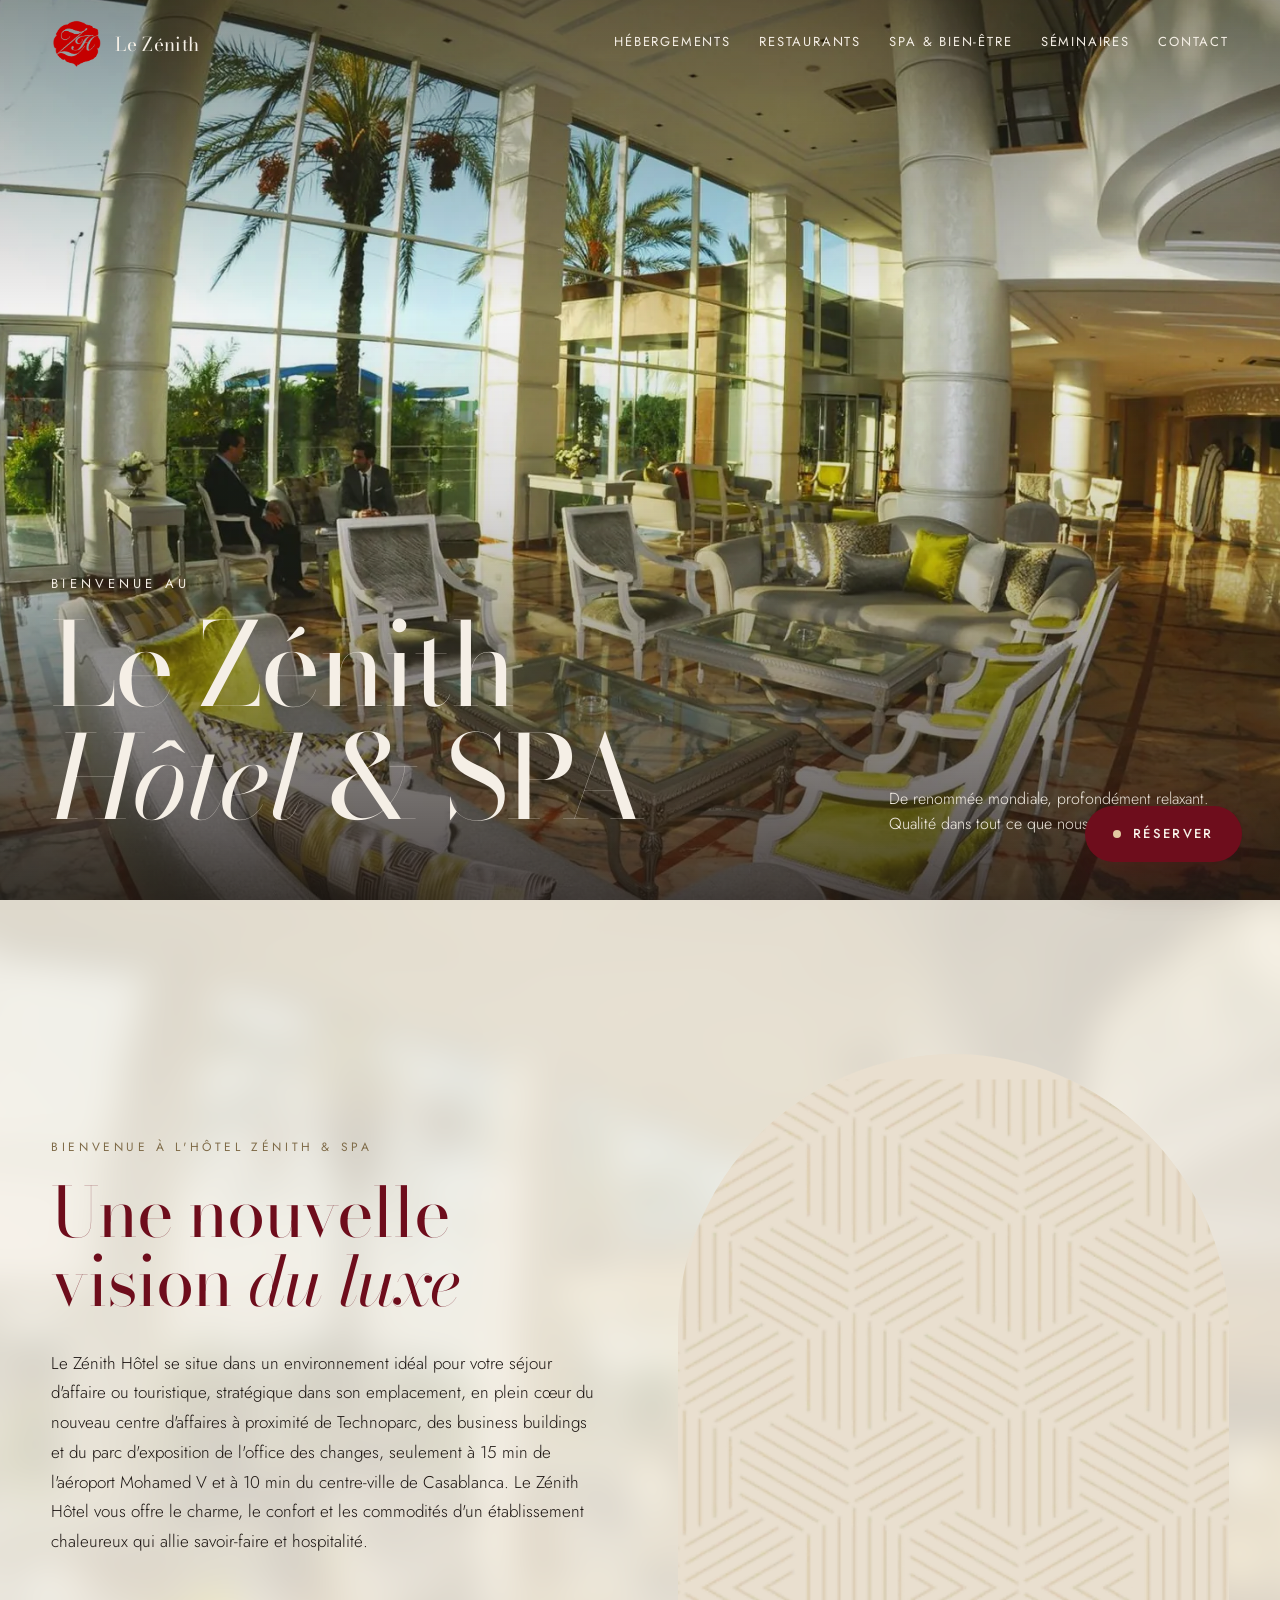
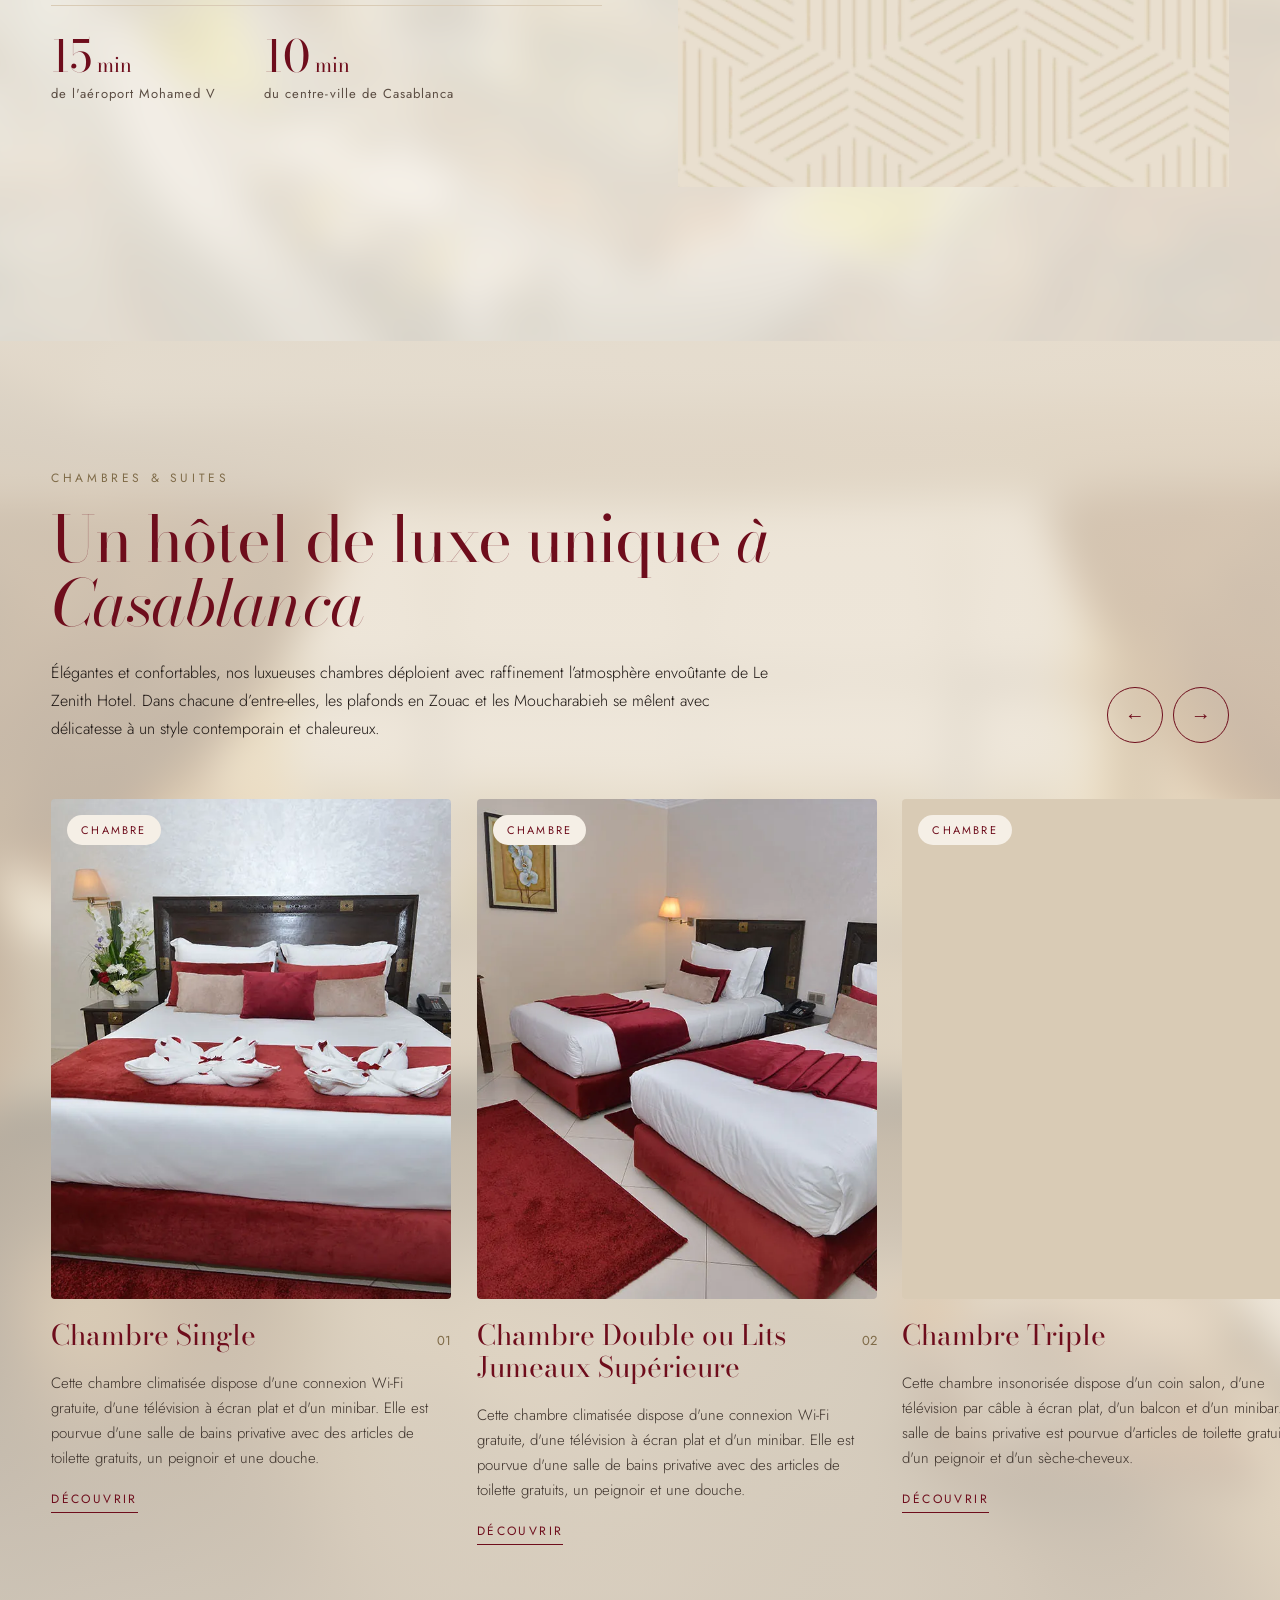
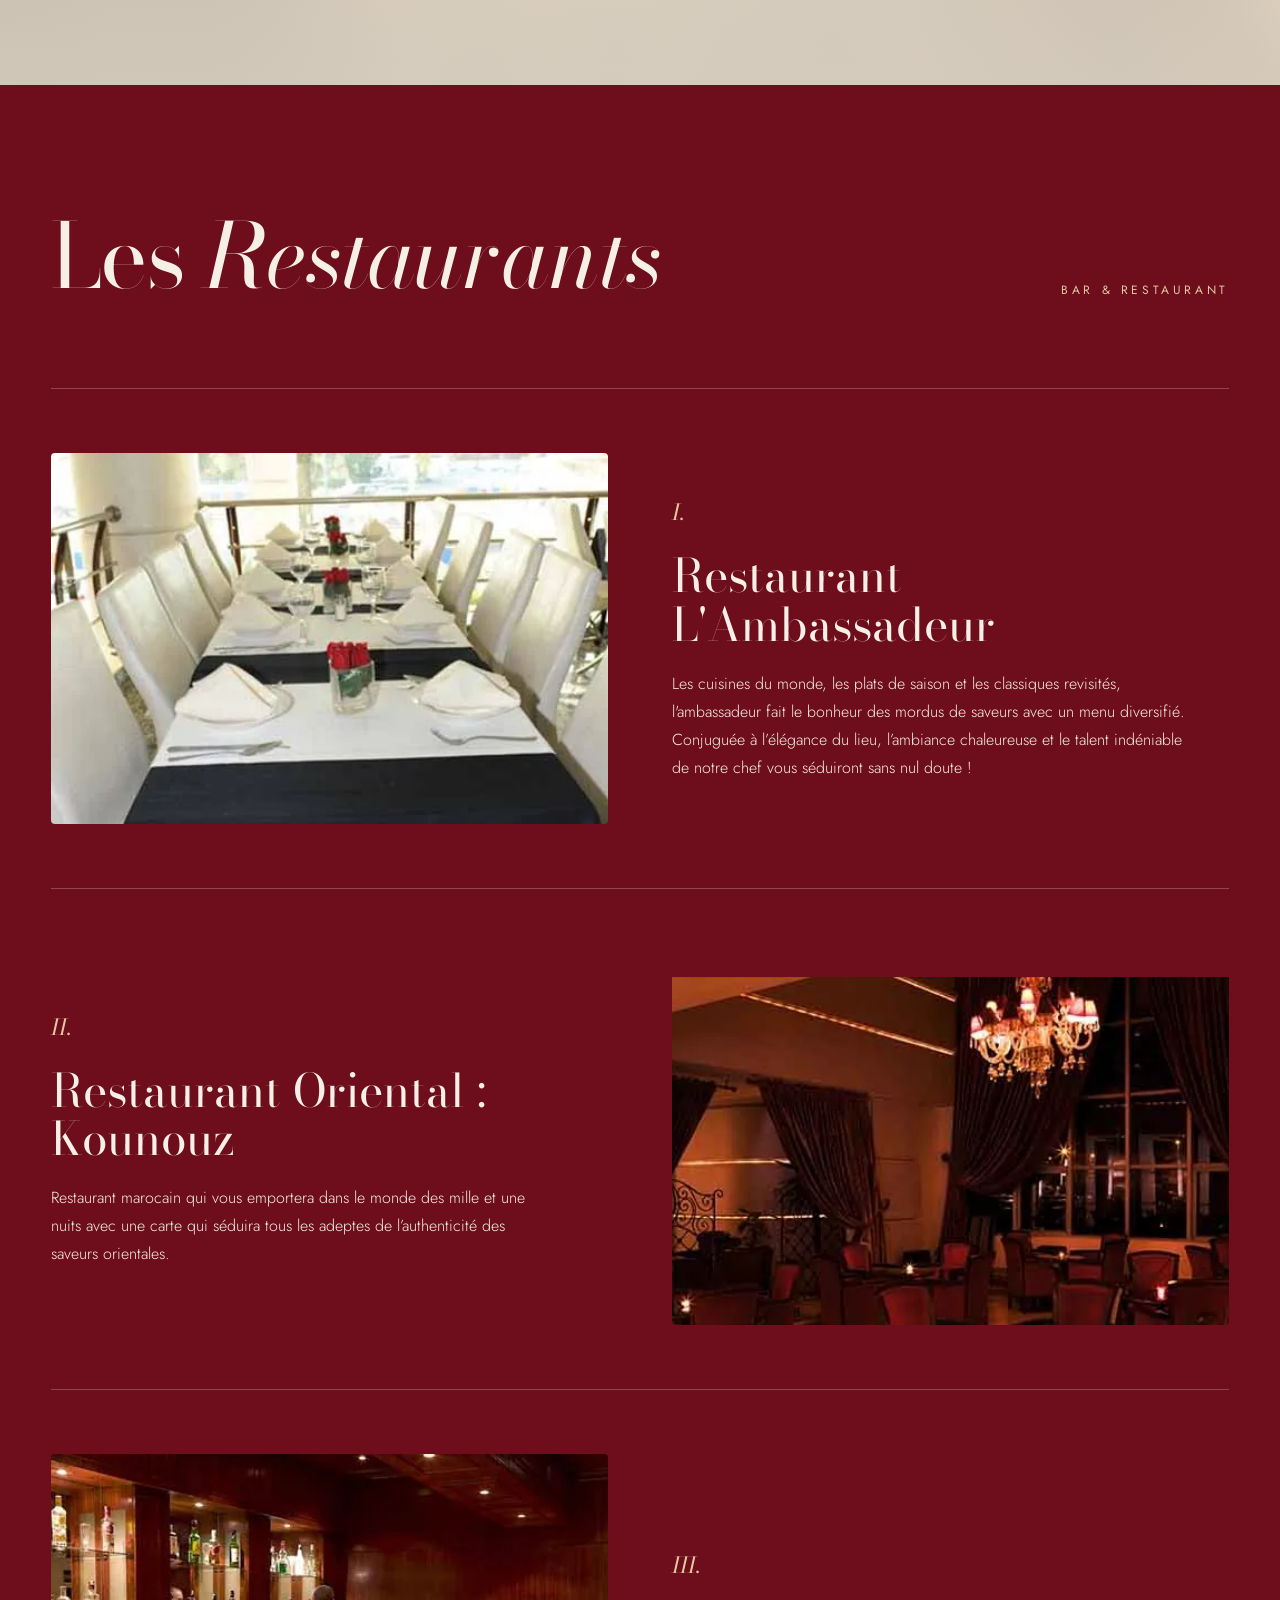
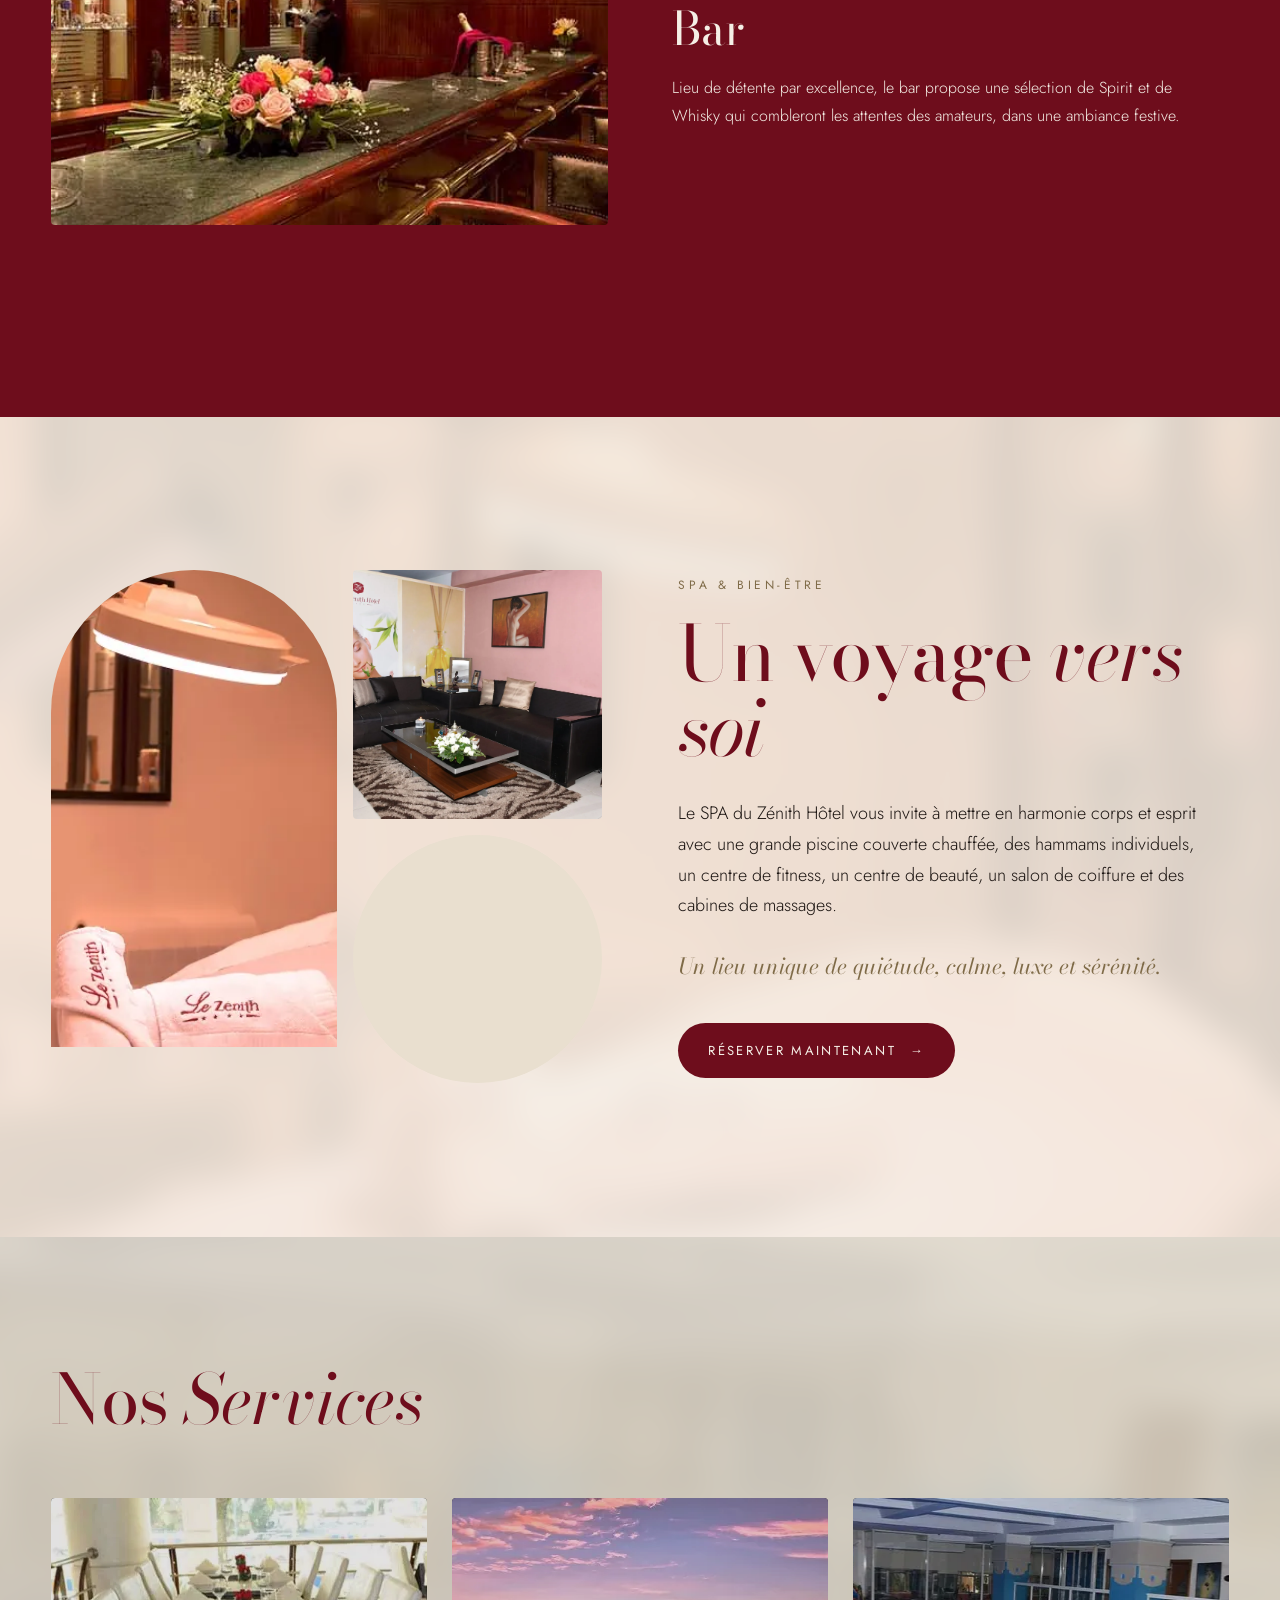
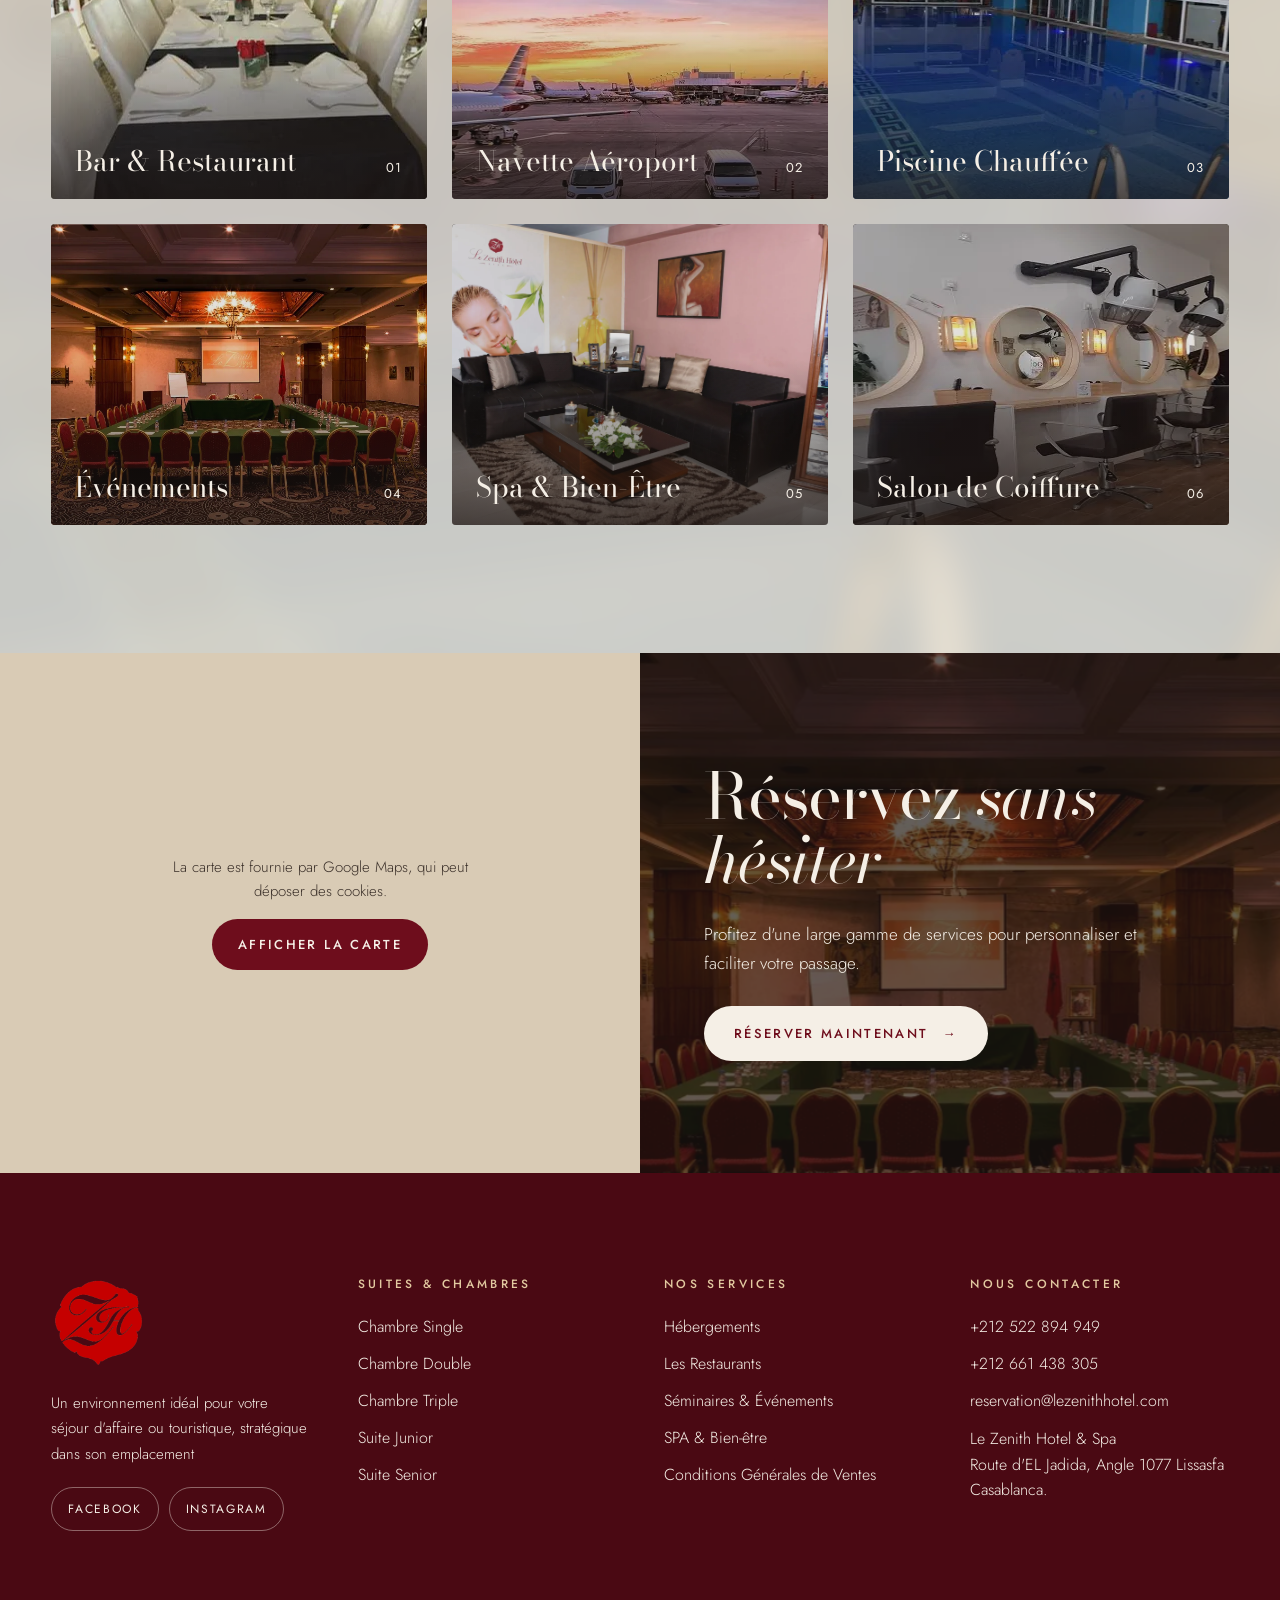
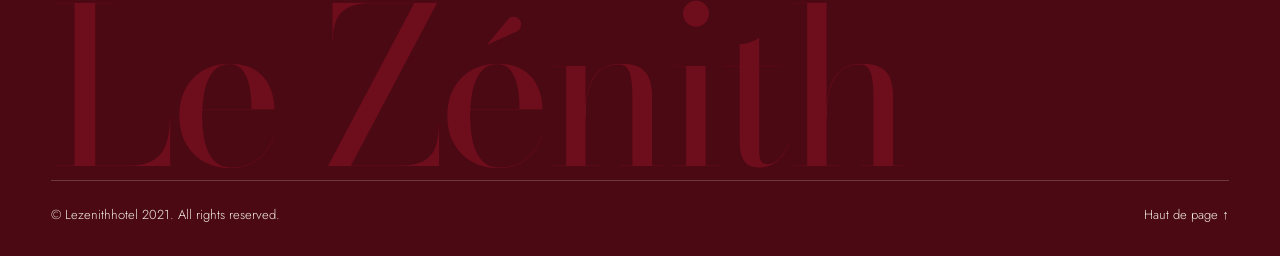
<file: docs/index.html>
<!DOCTYPE html>
<html lang="fr">
<head>
<meta charset="utf-8">
<meta name="viewport" content="width=device-width, initial-scale=1">
<title>Le Zénith Hôtel &amp; Spa — Casablanca</title>
<meta name="description" content="Le Zénith Hôtel &amp; Spa, hôtel 4 étoiles à Casablanca : chambres et suites, restaurants, spa avec piscine couverte chauffée, séminaires. À 15 min de l'aéroport Mohamed V.">
<link rel="canonical" href="https://mehdiennaciri1.github.io/zenith/">
<meta name="theme-color" content="#6e0d1c">
<meta property="og:type" content="website">
<meta property="og:locale" content="fr_FR">
<meta property="og:site_name" content="Le Zénith Hôtel &amp; Spa">
<meta property="og:title" content="Le Zénith Hôtel &amp; Spa — Casablanca">
<meta property="og:description" content="Le Zénith Hôtel &amp; Spa, hôtel 4 étoiles à Casablanca : chambres et suites, restaurants, spa avec piscine couverte chauffée, séminaires. À 15 min de l'aéroport Mohamed V.">
<meta property="og:url" content="https://mehdiennaciri1.github.io/zenith/">
<meta property="og:image" content="https://mehdiennaciri1.github.io/zenith/img/og.jpg">
<meta name="twitter:card" content="summary_large_image">
<link rel="icon" href="favicon.ico?v=2" sizes="any">
<link rel="icon" type="image/png" sizes="32x32" href="img/favicon-32.png?v=2">
<link rel="icon" type="image/png" sizes="192x192" href="img/favicon.png?v=2">
<link rel="apple-touch-icon" href="img/logo-footer.png">
<link rel="preconnect" href="https://fonts.googleapis.com">
<link rel="preconnect" href="https://fonts.gstatic.com" crossorigin>
<link href="https://fonts.googleapis.com/css2?family=Bodoni+Moda:ital,opsz,wght@0,6..96,400;0,6..96,500;1,6..96,400&amp;family=Jost:wght@300;400;500&amp;display=swap" rel="stylesheet">
<link rel="stylesheet" href="css/zenith.css">
<script src="js/zenith-anim.js" defer></script>
<script src="js/zenith.js" defer></script>
<script type="application/ld+json">{"@context":"https://schema.org","@type":"Hotel","name":"Le Zénith Hôtel & Spa","description":"Hôtel 4 étoiles à Casablanca avec chambres et suites, restaurants, spa et salles de séminaires.","url":"https://mehdiennaciri1.github.io/zenith/","image":"https://mehdiennaciri1.github.io/zenith/img/og.jpg","logo":"https://mehdiennaciri1.github.io/zenith/img/logo-footer.png","telephone":"+212522894949","email":"reservation@lezenithhotel.com","starRating":{"@type":"Rating","ratingValue":"4"},"address":{"@type":"PostalAddress","streetAddress":"Route d'El Jadida, Angle 1077, Lissasfa","addressLocality":"Casablanca","addressCountry":"MA"},"sameAs":["https://www.facebook.com/lezenithhotel/","https://www.instagram.com/lezenithhotelandspa/"],"amenityFeature":[{"@type":"LocationFeatureSpecification","name":"Piscine couverte chauffée","value":true},{"@type":"LocationFeatureSpecification","name":"Spa","value":true},{"@type":"LocationFeatureSpecification","name":"Restaurant","value":true},{"@type":"LocationFeatureSpecification","name":"Wi-Fi gratuit","value":true},{"@type":"LocationFeatureSpecification","name":"Navette aéroport","value":true}]}</script>
</head>
<body>



<div style="position:relative;overflow-x:clip">


<header data-solid-after="0.75" data-header style="position:fixed;top:0;left:0;right:0;z-index:40;display:flex;align-items:center;justify-content:space-between;gap:24px;padding:18px clamp(20px,4vw,56px);transition:background .4s,box-shadow .4s,padding .4s">
  <a href="index.html" style="display:flex;align-items:center;gap:12px;color:#f5efe6">
    <img src="img/logo-footer.png" alt="Le Zénith" style="width:52px;height:52px;object-fit:contain;border-radius:6px">
    <span data-head-ink="1" style="font-family:'Bodoni Moda',serif;font-size:19px;letter-spacing:.02em;color:#f5efe6;transition:color .4s">Le Zénith</span>
  </a>
  <div class="z-wide" style="display:contents">
    <nav style="display:flex;gap:clamp(18px,2.2vw,34px);font-size:13px;letter-spacing:.14em;text-transform:uppercase">
      
        <a href="hebergements.html" data-head-ink="1" style="color:#f5efe6;transition:color .4s;padding-bottom:4px;border-bottom:1px solid transparent">Hébergements</a>
      
        <a href="restaurants.html" data-head-ink="1" style="color:#f5efe6;transition:color .4s;padding-bottom:4px;border-bottom:1px solid transparent">Restaurants</a>
      
        <a href="spa-bien-etre.html" data-head-ink="1" style="color:#f5efe6;transition:color .4s;padding-bottom:4px;border-bottom:1px solid transparent">Spa &amp; Bien-être</a>
      
        <a href="seminaires-evenements.html" data-head-ink="1" style="color:#f5efe6;transition:color .4s;padding-bottom:4px;border-bottom:1px solid transparent">Séminaires</a>
      
        <a href="reservation.html" data-head-ink="1" style="color:#f5efe6;transition:color .4s;padding-bottom:4px;border-bottom:1px solid transparent">Contact</a>
      
    </nav>
  </div>
  <div class="z-narrow" style="display:contents">
    <button data-menu-toggle data-head-ink="1" style="background:none;border:1px solid currentColor;color:#f5efe6;font:500 12px Jost,sans-serif;letter-spacing:.16em;text-transform:uppercase;padding:12px 18px;border-radius:999px;cursor:pointer;min-height:44px">Menu</button>
  </div>
</header>

<div class="z-menu" hidden>
  <div style="position:fixed;inset:0;z-index:45;background:#6e0d1c;color:#f5efe6;display:flex;flex-direction:column;padding:28px 24px;gap:8px">
    <button data-menu-toggle style="align-self:flex-end;background:none;border:1px solid #f5efe6;color:#f5efe6;font:500 12px Jost,sans-serif;letter-spacing:.16em;text-transform:uppercase;padding:12px 18px;border-radius:999px;min-height:44px">Fermer</button>
    <nav style="display:flex;flex-direction:column;gap:6px;margin-top:40px;font-family:'Bodoni Moda',serif;font-size:36px">
      <a href="index.html" style="color:#f5efe6;padding:6px 0">Accueil</a>
      
        <a href="hebergements.html" style="color:#f5efe6;padding:6px 0">Hébergements</a>
      
        <a href="restaurants.html" style="color:#f5efe6;padding:6px 0">Restaurants</a>
      
        <a href="spa-bien-etre.html" style="color:#f5efe6;padding:6px 0">Spa &amp; Bien-être</a>
      
        <a href="seminaires-evenements.html" style="color:#f5efe6;padding:6px 0">Séminaires</a>
      
        <a href="reservation.html" style="color:#f5efe6;padding:6px 0">Contact</a>
      
    </nav>
  </div>
</div>

<button data-book style="position:fixed;right:clamp(16px,3vw,40px);bottom:clamp(16px,3vw,40px);z-index:50;display:flex;align-items:center;gap:12px;padding:18px 28px;min-height:56px;border:0;border-radius:999px;background:#6e0d1c;color:#f5efe6;font:500 13px Jost,sans-serif;letter-spacing:.18em;text-transform:uppercase;cursor:pointer;box-shadow:0 14px 40px rgba(74,9,19,.35);transition:transform .3s,background .3s" class="zh1">
  <span style="width:8px;height:8px;border-radius:50%;background:#e2c9a0"></span>Réserver
</button>

<div data-close-book style="position:fixed;inset:0;z-index:60;background:rgba(28,21,18,.5);backdrop-filter:blur(3px);transition:opacity .45s;opacity:0;pointer-events:none"></div>
<aside aria-label="Réservation" style="position:fixed;top:0;right:0;bottom:0;z-index:70;width:min(100%,460px);background:#f5efe6;color:#1c1512;font-family:Jost,sans-serif;display:flex;flex-direction:column;padding:32px clamp(24px,4vw,40px);gap:28px;overflow-y:auto;transition:transform .6s cubic-bezier(.7,0,.2,1);transform:translateX(105%)">
  <div style="display:flex;justify-content:space-between;align-items:center">
    <span style="font-size:12px;letter-spacing:.3em;text-transform:uppercase;color:#7f6b48">Réservation</span>
    <button data-close-book style="background:none;border:1px solid #1c1512;color:#1c1512;font:500 12px Jost,sans-serif;letter-spacing:.16em;text-transform:uppercase;padding:12px 18px;border-radius:999px;cursor:pointer;min-height:44px">Fermer</button>
  </div>
  <h2 style="margin:0;font-family:'Bodoni Moda',serif;font-weight:400;font-size:44px;line-height:1;color:#6e0d1c">Votre séjour <em>au Zénith</em></h2>
  <div style="display:grid;grid-template-columns:1fr 1fr;gap:14px">
    <label style="display:flex;flex-direction:column;gap:8px;font-size:12px;letter-spacing:.14em;text-transform:uppercase;color:#5b4d43">Arrivée<input type="date" value="" data-date="in" style="font:400 16px Jost,sans-serif;padding:14px;border:1px solid #d9cbb5;border-radius:4px;background:#fff;color:#1c1512;min-height:52px"></label>
    <label style="display:flex;flex-direction:column;gap:8px;font-size:12px;letter-spacing:.14em;text-transform:uppercase;color:#5b4d43">Départ<input type="date" value="" data-date="out" style="font:400 16px Jost,sans-serif;padding:14px;border:1px solid #d9cbb5;border-radius:4px;background:#fff;color:#1c1512;min-height:52px"></label>
  </div>
  <div style="display:flex;flex-direction:column;border-top:1px solid #d9cbb5">
    
      <div style="display:flex;justify-content:space-between;align-items:center;padding:16px 0;border-bottom:1px solid #d9cbb5">
        <span style="font-size:16px">Chambres</span>
        <div style="display:flex;align-items:center;gap:16px">
          <button data-counter="rooms" data-step="-1" aria-label="Moins" style="width:44px;height:44px;border-radius:50%;border:1px solid #6e0d1c;background:transparent;color:#6e0d1c;font-size:18px;cursor:pointer">−</button>
          <span style="min-width:20px;text-align:center;font-family:'Bodoni Moda',serif;font-size:22px">1</span>
          <button data-counter="rooms" data-step="1" aria-label="Plus" style="width:44px;height:44px;border-radius:50%;border:1px solid #6e0d1c;background:transparent;color:#6e0d1c;font-size:18px;cursor:pointer">+</button>
        </div>
      </div>
    
      <div style="display:flex;justify-content:space-between;align-items:center;padding:16px 0;border-bottom:1px solid #d9cbb5">
        <span style="font-size:16px">Adultes</span>
        <div style="display:flex;align-items:center;gap:16px">
          <button data-counter="adults" data-step="-1" aria-label="Moins" style="width:44px;height:44px;border-radius:50%;border:1px solid #6e0d1c;background:transparent;color:#6e0d1c;font-size:18px;cursor:pointer">−</button>
          <span style="min-width:20px;text-align:center;font-family:'Bodoni Moda',serif;font-size:22px">2</span>
          <button data-counter="adults" data-step="1" aria-label="Plus" style="width:44px;height:44px;border-radius:50%;border:1px solid #6e0d1c;background:transparent;color:#6e0d1c;font-size:18px;cursor:pointer">+</button>
        </div>
      </div>
    
      <div style="display:flex;justify-content:space-between;align-items:center;padding:16px 0;border-bottom:1px solid #d9cbb5">
        <span style="font-size:16px">Enfants</span>
        <div style="display:flex;align-items:center;gap:16px">
          <button data-counter="children" data-step="-1" aria-label="Moins" style="width:44px;height:44px;border-radius:50%;border:1px solid #6e0d1c;background:transparent;color:#6e0d1c;font-size:18px;cursor:pointer">−</button>
          <span style="min-width:20px;text-align:center;font-family:'Bodoni Moda',serif;font-size:22px">0</span>
          <button data-counter="children" data-step="1" aria-label="Plus" style="width:44px;height:44px;border-radius:50%;border:1px solid #6e0d1c;background:transparent;color:#6e0d1c;font-size:18px;cursor:pointer">+</button>
        </div>
      </div>
    
  </div>
  <a href="https://le-zenith-hotel-spa.hotelrunner.com/bv3/search" target="_blank" style="display:flex;justify-content:center;align-items:center;gap:12px;padding:20px;border-radius:999px;background:#6e0d1c;color:#f5efe6;font-size:13px;letter-spacing:.18em;text-transform:uppercase;transition:background .3s" class="zh2">Réservez maintenant →</a>
  <div style="margin-top:auto;display:flex;flex-direction:column;gap:6px;font-size:14px;font-weight:300;color:#5b4d43">
    <span>Une question ? <a href="tel:+212522894949" style="color:#6e0d1c">+212 522 894 949</a></span>
    <a href="mailto:reservation@lezenithhotel.com" style="color:#6e0d1c">reservation@lezenithhotel.com</a>
  </div>
</aside>
<main id="main">

<section id="top" data-screen-label="Hero" style="position:relative;height:100vh;min-height:620px;overflow:hidden;background:#1c1512;color:#f5efe6">
  <div data-parallax="0.35" style="position:absolute;left:0;right:0;top:-12%;height:124%;will-change:transform">
    <img src="img/hero.webp" alt="Hall du Zénith Hôtel" style="width:100%;height:100%;object-fit:cover;transform:scale(1.04)">
  </div>
  <div style="position:absolute;inset:0;background:linear-gradient(180deg,rgba(28,21,18,.45) 0%,rgba(28,21,18,.05) 35%,rgba(28,21,18,.15) 55%,rgba(28,21,18,.78) 100%)"></div>
  <div style="position:absolute;left:clamp(20px,4vw,56px);right:clamp(20px,4vw,56px);bottom:clamp(36px,7vh,80px);display:flex;flex-wrap:wrap;align-items:flex-end;justify-content:space-between;gap:32px">
    <div style="max-width:980px">
      <div style="overflow:hidden"><p data-line="0" style="margin:0 0 18px;font-size:13px;letter-spacing:.32em;text-transform:uppercase">Bienvenue au</p></div>
      <h1 style="margin:0;font-family:'Bodoni Moda',serif;font-weight:400;font-size:clamp(52px,9vw,148px);line-height:.92;letter-spacing:-.02em">
        <span style="display:block;overflow:hidden;padding-bottom:.06em"><span data-line="1" style="display:block">Le Zénith</span></span>
        <span style="display:block;overflow:hidden;padding-bottom:.06em"><span data-line="2" style="display:block"><em style="font-style:italic">Hôtel</em> &amp; SPA</span></span>
      </h1>
    </div>
    <div style="overflow:hidden;max-width:340px"><p data-line="3" style="margin:0;font-size:16px;line-height:1.6;font-weight:300">De renommée mondiale, profondément relaxant. Qualité dans tout ce que nous faisons.</p></div>
  </div>
</section>

<section data-screen-label="Introduction" style="position:relative;isolation:isolate;padding:clamp(80px,12vw,160px) clamp(20px,4vw,56px);display:grid;grid-template-columns:repeat(auto-fit,minmax(min(100%,420px),1fr));gap:clamp(40px,6vw,96px);align-items:center;max-width:1440px;margin:0 auto">
  <div aria-hidden="true" style="position:absolute;top:0;bottom:0;left:50%;width:100vw;transform:translateX(-50%);z-index:-1;overflow:hidden;pointer-events:none"><img loading="lazy" decoding="async" src="img/hero.webp" alt="" style="width:100%;height:100%;object-fit:cover;filter:blur(16px) saturate(.9);transform:scale(1.12)"><div style="position:absolute;inset:0;background:rgba(245,239,230,.85)"></div></div>
  <div>
    <p data-reveal="" style="margin:0 0 22px;font-size:12px;letter-spacing:.3em;text-transform:uppercase;color:#7f6b48">Bienvenue à l'hôtel Zénith &amp; Spa</p>
    <h2 data-reveal="" style="margin:0 0 32px;font-family:'Bodoni Moda',serif;font-weight:400;font-size:clamp(40px,5.4vw,80px);line-height:1;letter-spacing:-.015em;color:#6e0d1c;text-wrap:balance">Une nouvelle vision <em>du luxe</em></h2>
    <p data-reveal="" style="margin:0;max-width:560px;font-size:17px;line-height:1.75;font-weight:300;text-wrap:pretty">Le Zénith Hôtel se situe dans un environnement idéal pour votre séjour d'affaire ou touristique, stratégique dans son emplacement, en plein cœur du nouveau centre d'affaires à proximité de Technoparc, des business buildings et du parc d'exposition de l'office des changes, seulement à 15 min de l'aéroport Mohamed V et à 10 min du centre-ville de Casablanca. Le Zénith Hôtel vous offre le charme, le confort et les commodités d'un établissement chaleureux qui allie savoir-faire et hospitalité.</p>
    <div data-reveal="" style="display:flex;flex-wrap:wrap;gap:48px;margin-top:48px;padding-top:28px;border-top:1px solid #d9cbb5">
      <div style="display:flex;flex-direction:column;gap:6px"><span style="font-family:'Bodoni Moda',serif;font-size:44px;color:#6e0d1c;line-height:1">15<span style="font-size:20px"> min</span></span><span style="font-size:13px;letter-spacing:.08em;color:#5b4d43">de l'aéroport Mohamed V</span></div>
      <div style="display:flex;flex-direction:column;gap:6px"><span style="font-family:'Bodoni Moda',serif;font-size:44px;color:#6e0d1c;line-height:1">10<span style="font-size:20px"> min</span></span><span style="font-size:13px;letter-spacing:.08em;color:#5b4d43">du centre-ville de Casablanca</span></div>
    </div>
  </div>
  <div data-reveal="" style="position:relative;justify-self:center;width:min(100%,600px);aspect-ratio:3/4;border-radius:999px 999px 0 0;overflow:hidden;background:#e9dfcf">
    <div data-parallax="0.12" style="position:absolute;left:0;right:0;top:-10%;height:120%"><img loading="lazy" decoding="async" src="img/intro.webp" alt="Le Zénith Hôtel" style="width:100%;height:100%;object-fit:cover"></div>
  </div>
</section>

<section id="chambres" data-screen-label="Chambres" style="position:relative;overflow:hidden;padding:clamp(80px,10vw,140px) 0;background:#e9dfcf">
  <div aria-hidden="true" style="position:absolute;inset:-40px;pointer-events:none"><img loading="lazy" decoding="async" src="img/room-senior-3.webp" alt="" style="width:100%;height:100%;object-fit:cover;filter:blur(18px) saturate(.9);transform:scale(1.08)"></div>
  <div aria-hidden="true" style="position:absolute;inset:0;pointer-events:none;background:linear-gradient(180deg,rgba(233,223,207,.86) 0%,rgba(233,223,207,.72) 50%,rgba(233,223,207,.86) 100%)"></div>
  <div style="position:relative;display:flex;flex-wrap:wrap;justify-content:space-between;align-items:flex-end;gap:32px;padding:0 clamp(20px,4vw,56px);max-width:1440px;margin:0 auto 56px">
    <div style="max-width:720px">
      <p data-reveal="" style="margin:0 0 20px;font-size:12px;letter-spacing:.3em;text-transform:uppercase;color:#7f6b48">Chambres &amp; Suites</p>
      <h2 data-reveal="" style="margin:0 0 24px;font-family:'Bodoni Moda',serif;font-weight:400;font-size:clamp(38px,5vw,72px);line-height:1;letter-spacing:-.015em;color:#6e0d1c">Un hôtel de luxe unique <em>à Casablanca</em></h2>
      <p data-reveal="" style="margin:0;font-size:16px;line-height:1.75;font-weight:300;text-wrap:pretty">Élégantes et confortables, nos luxueuses chambres déploient avec raffinement l’atmosphère envoûtante de Le Zenith Hotel. Dans chacune d’entre-elles, les plafonds en Zouac et les Moucharabieh se mêlent avec délicatesse à un style contemporain et chaleureux.</p>
    </div>
    <div data-reveal="" style="display:flex;gap:10px">
      <button data-rail-step="-1" aria-label="Précédent" style="width:56px;height:56px;border-radius:50%;border:1px solid #6e0d1c;background:transparent;color:#6e0d1c;font-size:20px;cursor:pointer;transition:background .3s,color .3s" class="zh3">←</button>
      <button data-rail-step="1" aria-label="Suivant" style="width:56px;height:56px;border-radius:50%;border:1px solid #6e0d1c;background:transparent;color:#6e0d1c;font-size:20px;cursor:pointer;transition:background .3s,color .3s" class="zh3">→</button>
    </div>
  </div>
  <div data-rail style="position:relative;display:flex;gap:clamp(16px,2vw,28px);overflow-x:auto;scroll-snap-type:x mandatory;padding:0 clamp(20px,4vw,56px) 12px;scrollbar-width:none;scroll-padding:0 clamp(20px,4vw,56px)">
    
      <a href="hebergements.html#single" data-reveal="" style="flex:0 0 min(82vw,400px);scroll-snap-align:start;display:flex;flex-direction:column;gap:20px;color:#1c1512">
        <div style="position:relative;aspect-ratio:4/5;overflow:hidden;border-radius:4px;background:#d9cbb5">
          <img loading="lazy" decoding="async" src="img/room-single.webp" alt="Chambre Single" style="width:100%;height:100%;object-fit:cover;transition:transform 1.2s cubic-bezier(.2,.7,.2,1)" class="zh5">
          <span style="position:absolute;top:16px;left:16px;padding:7px 14px;border-radius:999px;background:#f5efe6;font-size:11px;letter-spacing:.2em;text-transform:uppercase;color:#6e0d1c">Chambre</span>
        </div>
        <div style="display:flex;justify-content:space-between;gap:16px;align-items:baseline">
          <h3 style="margin:0;font-family:'Bodoni Moda',serif;font-weight:400;font-size:28px;line-height:1.15;color:#6e0d1c">Chambre Single</h3>
          <span style="font-size:13px;color:#7f6b48;white-space:nowrap">01</span>
        </div>
        <p style="margin:0;font-size:15px;line-height:1.65;font-weight:300;color:#3d322b;text-wrap:pretty">Cette chambre climatisée dispose d'une connexion Wi-Fi gratuite, d'une télévision à écran plat et d'un minibar. Elle est pourvue d'une salle de bains privative avec des articles de toilette gratuits, un peignoir et une douche.</p>
        <span style="font-size:12px;letter-spacing:.2em;text-transform:uppercase;color:#6e0d1c;border-bottom:1px solid #6e0d1c;align-self:flex-start;padding-bottom:4px">Découvrir</span>
      </a>
    
      <a href="hebergements.html#double" data-reveal="" style="flex:0 0 min(82vw,400px);scroll-snap-align:start;display:flex;flex-direction:column;gap:20px;color:#1c1512">
        <div style="position:relative;aspect-ratio:4/5;overflow:hidden;border-radius:4px;background:#d9cbb5">
          <img loading="lazy" decoding="async" src="img/room-double.webp" alt="Chambre Double ou Lits Jumeaux Supérieure" style="width:100%;height:100%;object-fit:cover;transition:transform 1.2s cubic-bezier(.2,.7,.2,1)" class="zh5">
          <span style="position:absolute;top:16px;left:16px;padding:7px 14px;border-radius:999px;background:#f5efe6;font-size:11px;letter-spacing:.2em;text-transform:uppercase;color:#6e0d1c">Chambre</span>
        </div>
        <div style="display:flex;justify-content:space-between;gap:16px;align-items:baseline">
          <h3 style="margin:0;font-family:'Bodoni Moda',serif;font-weight:400;font-size:28px;line-height:1.15;color:#6e0d1c">Chambre Double ou Lits Jumeaux Supérieure</h3>
          <span style="font-size:13px;color:#7f6b48;white-space:nowrap">02</span>
        </div>
        <p style="margin:0;font-size:15px;line-height:1.65;font-weight:300;color:#3d322b;text-wrap:pretty">Cette chambre climatisée dispose d'une connexion Wi-Fi gratuite, d'une télévision à écran plat et d'un minibar. Elle est pourvue d'une salle de bains privative avec des articles de toilette gratuits, un peignoir et une douche.</p>
        <span style="font-size:12px;letter-spacing:.2em;text-transform:uppercase;color:#6e0d1c;border-bottom:1px solid #6e0d1c;align-self:flex-start;padding-bottom:4px">Découvrir</span>
      </a>
    
      <a href="hebergements.html#triple" data-reveal="" style="flex:0 0 min(82vw,400px);scroll-snap-align:start;display:flex;flex-direction:column;gap:20px;color:#1c1512">
        <div style="position:relative;aspect-ratio:4/5;overflow:hidden;border-radius:4px;background:#d9cbb5">
          <img loading="lazy" decoding="async" src="img/room-triple.webp" alt="Chambre Triple" style="width:100%;height:100%;object-fit:cover;transition:transform 1.2s cubic-bezier(.2,.7,.2,1)" class="zh5">
          <span style="position:absolute;top:16px;left:16px;padding:7px 14px;border-radius:999px;background:#f5efe6;font-size:11px;letter-spacing:.2em;text-transform:uppercase;color:#6e0d1c">Chambre</span>
        </div>
        <div style="display:flex;justify-content:space-between;gap:16px;align-items:baseline">
          <h3 style="margin:0;font-family:'Bodoni Moda',serif;font-weight:400;font-size:28px;line-height:1.15;color:#6e0d1c">Chambre Triple</h3>
          <span style="font-size:13px;color:#7f6b48;white-space:nowrap">03</span>
        </div>
        <p style="margin:0;font-size:15px;line-height:1.65;font-weight:300;color:#3d322b;text-wrap:pretty">Cette chambre insonorisée dispose d'un coin salon, d'une télévision par câble à écran plat, d'un balcon et d'un minibar. La salle de bains privative est pourvue d'articles de toilette gratuits, d'un peignoir et d'un sèche-cheveux.</p>
        <span style="font-size:12px;letter-spacing:.2em;text-transform:uppercase;color:#6e0d1c;border-bottom:1px solid #6e0d1c;align-self:flex-start;padding-bottom:4px">Découvrir</span>
      </a>
    
      <a href="hebergements.html#junior" data-reveal="" style="flex:0 0 min(82vw,400px);scroll-snap-align:start;display:flex;flex-direction:column;gap:20px;color:#1c1512">
        <div style="position:relative;aspect-ratio:4/5;overflow:hidden;border-radius:4px;background:#d9cbb5">
          <img loading="lazy" decoding="async" src="img/room-junior.webp" alt="Suite Junior" style="width:100%;height:100%;object-fit:cover;transition:transform 1.2s cubic-bezier(.2,.7,.2,1)" class="zh5">
          <span style="position:absolute;top:16px;left:16px;padding:7px 14px;border-radius:999px;background:#f5efe6;font-size:11px;letter-spacing:.2em;text-transform:uppercase;color:#6e0d1c">Suite</span>
        </div>
        <div style="display:flex;justify-content:space-between;gap:16px;align-items:baseline">
          <h3 style="margin:0;font-family:'Bodoni Moda',serif;font-weight:400;font-size:28px;line-height:1.15;color:#6e0d1c">Suite Junior</h3>
          <span style="font-size:13px;color:#7f6b48;white-space:nowrap">04</span>
        </div>
        <p style="margin:0;font-size:15px;line-height:1.65;font-weight:300;color:#3d322b;text-wrap:pretty">Cette suite insonorisée dispose d'un coin salon, d'une télévision par câble à écran plat, d'un balcon et d'un minibar. La salle de bains privative est pourvue d'articles de toilette gratuits, d'un peignoir et d'un sèche-cheveux.</p>
        <span style="font-size:12px;letter-spacing:.2em;text-transform:uppercase;color:#6e0d1c;border-bottom:1px solid #6e0d1c;align-self:flex-start;padding-bottom:4px">Découvrir</span>
      </a>
    
      <a href="hebergements.html#senior" data-reveal="" style="flex:0 0 min(82vw,400px);scroll-snap-align:start;display:flex;flex-direction:column;gap:20px;color:#1c1512">
        <div style="position:relative;aspect-ratio:4/5;overflow:hidden;border-radius:4px;background:#d9cbb5">
          <img loading="lazy" decoding="async" src="img/room-senior.webp" alt="Suite Senior" style="width:100%;height:100%;object-fit:cover;transition:transform 1.2s cubic-bezier(.2,.7,.2,1)" class="zh5">
          <span style="position:absolute;top:16px;left:16px;padding:7px 14px;border-radius:999px;background:#f5efe6;font-size:11px;letter-spacing:.2em;text-transform:uppercase;color:#6e0d1c">Suite</span>
        </div>
        <div style="display:flex;justify-content:space-between;gap:16px;align-items:baseline">
          <h3 style="margin:0;font-family:'Bodoni Moda',serif;font-weight:400;font-size:28px;line-height:1.15;color:#6e0d1c">Suite Senior</h3>
          <span style="font-size:13px;color:#7f6b48;white-space:nowrap">05</span>
        </div>
        <p style="margin:0;font-size:15px;line-height:1.65;font-weight:300;color:#3d322b;text-wrap:pretty">Cette suite insonorisée dispose d'un coin salon, d'une télévision par câble à écran plat, d'un balcon et d'un minibar. La salle de bains privative est pourvue d'articles de toilette gratuits, d'un peignoir et d'un sèche-cheveux.</p>
        <span style="font-size:12px;letter-spacing:.2em;text-transform:uppercase;color:#6e0d1c;border-bottom:1px solid #6e0d1c;align-self:flex-start;padding-bottom:4px">Découvrir</span>
      </a>
    
  </div>
</section>

<section id="restaurants" data-screen-label="Restaurants" style="background:#6e0d1c;color:#f5efe6;padding:clamp(80px,10vw,140px) clamp(20px,4vw,56px)">
  <div style="max-width:1440px;margin:0 auto">
    <div style="display:flex;flex-wrap:wrap;justify-content:space-between;align-items:flex-end;gap:24px;margin-bottom:clamp(56px,7vw,96px)">
      <h2 data-reveal="" style="margin:0;font-family:'Bodoni Moda',serif;font-weight:400;font-size:clamp(44px,7vw,112px);line-height:.95;letter-spacing:-.02em">Les <em>Restaurants</em></h2>
      <p data-reveal="" style="margin:0;font-size:12px;letter-spacing:.3em;text-transform:uppercase;color:#e2c9a0">Bar &amp; Restaurant</p>
    </div>
    
      <article style="display:grid;grid-template-columns:repeat(auto-fit,minmax(min(100%,380px),1fr));gap:clamp(32px,5vw,80px);align-items:center;padding:clamp(40px,5vw,64px) 0;border-top:1px solid rgba(245,239,230,.25)">
        <div data-reveal="" style="position:relative;aspect-ratio:3/2;overflow:hidden;border-radius:4px;order:0">
          <div data-parallax="0.1" style="position:absolute;left:0;right:0;top:-10%;height:120%"><img loading="lazy" decoding="async" src="img/rest.webp" alt="Restaurant L'Ambassadeur" style="width:100%;height:100%;object-fit:cover"></div>
        </div>
        <div data-reveal="" style="display:flex;flex-direction:column;gap:22px;max-width:520px">
          <span style="font-family:'Bodoni Moda',serif;font-style:italic;font-size:22px;color:#e2c9a0">I.</span>
          <h3 style="margin:0;font-family:'Bodoni Moda',serif;font-weight:400;font-size:clamp(32px,3.6vw,52px);line-height:1.05">Restaurant L'Ambassadeur</h3>
          <p style="margin:0;font-size:16px;line-height:1.75;font-weight:300;text-wrap:pretty">Les cuisines du monde, les plats de saison et les classiques revisités, l'ambassadeur fait le bonheur des mordus de saveurs avec un menu diversifié. Conjuguée à l’élégance du lieu, l’ambiance chaleureuse et le talent indéniable de notre chef vous séduiront sans nul doute !</p>
        </div>
      </article>
    
      <article style="display:grid;grid-template-columns:repeat(auto-fit,minmax(min(100%,380px),1fr));gap:clamp(32px,5vw,80px);align-items:center;padding:clamp(40px,5vw,64px) 0;border-top:1px solid rgba(245,239,230,.25)">
        <div data-reveal="" style="position:relative;aspect-ratio:3/2;overflow:hidden;border-radius:4px;order:var(--zo)">
          <div data-parallax="0.1" style="position:absolute;left:0;right:0;top:-10%;height:120%"><img loading="lazy" decoding="async" src="img/kounouz.webp" alt="Restaurant Oriental : Kounouz" style="width:100%;height:100%;object-fit:cover"></div>
        </div>
        <div data-reveal="" style="display:flex;flex-direction:column;gap:22px;max-width:520px">
          <span style="font-family:'Bodoni Moda',serif;font-style:italic;font-size:22px;color:#e2c9a0">II.</span>
          <h3 style="margin:0;font-family:'Bodoni Moda',serif;font-weight:400;font-size:clamp(32px,3.6vw,52px);line-height:1.05">Restaurant Oriental : Kounouz</h3>
          <p style="margin:0;font-size:16px;line-height:1.75;font-weight:300;text-wrap:pretty">Restaurant marocain qui vous emportera dans le monde des mille et une nuits avec une carte qui séduira tous les adeptes de l’authenticité des saveurs orientales.</p>
        </div>
      </article>
    
      <article style="display:grid;grid-template-columns:repeat(auto-fit,minmax(min(100%,380px),1fr));gap:clamp(32px,5vw,80px);align-items:center;padding:clamp(40px,5vw,64px) 0;border-top:1px solid rgba(245,239,230,.25)">
        <div data-reveal="" style="position:relative;aspect-ratio:3/2;overflow:hidden;border-radius:4px;order:0">
          <div data-parallax="0.1" style="position:absolute;left:0;right:0;top:-10%;height:120%"><img loading="lazy" decoding="async" src="img/bar.webp" alt="Bar" style="width:100%;height:100%;object-fit:cover"></div>
        </div>
        <div data-reveal="" style="display:flex;flex-direction:column;gap:22px;max-width:520px">
          <span style="font-family:'Bodoni Moda',serif;font-style:italic;font-size:22px;color:#e2c9a0">III.</span>
          <h3 style="margin:0;font-family:'Bodoni Moda',serif;font-weight:400;font-size:clamp(32px,3.6vw,52px);line-height:1.05">Bar</h3>
          <p style="margin:0;font-size:16px;line-height:1.75;font-weight:300;text-wrap:pretty">Lieu de détente par excellence, le bar propose une sélection de Spirit et de Whisky qui combleront les attentes des amateurs, dans une ambiance festive.</p>
        </div>
      </article>
    
  </div>
</section>

<section id="spa" data-screen-label="Spa" style="position:relative;isolation:isolate;padding:clamp(80px,12vw,160px) clamp(20px,4vw,56px);max-width:1440px;margin:0 auto">
  <div aria-hidden="true" style="position:absolute;top:0;bottom:0;left:50%;width:100vw;transform:translateX(-50%);z-index:-1;overflow:hidden;pointer-events:none"><img loading="lazy" decoding="async" src="img/spa1.webp" alt="" style="width:100%;height:100%;object-fit:cover;filter:blur(16px) saturate(.9);transform:scale(1.12)"><div style="position:absolute;inset:0;background:rgba(245,239,230,.85)"></div></div>
  <div style="display:grid;grid-template-columns:repeat(auto-fit,minmax(min(100%,440px),1fr));gap:clamp(40px,6vw,96px);align-items:center">
    <div style="display:grid;grid-template-columns:1.15fr 1fr;grid-template-rows:auto auto;gap:16px">
      <div data-reveal="" style="grid-row:span 2;position:relative;aspect-ratio:3/5;overflow:hidden;border-radius:999px 999px 4px 4px;background:#e9dfcf">
        <div data-parallax="0.14" style="position:absolute;left:0;right:0;top:-12%;height:124%"><img loading="lazy" decoding="async" src="img/spa1.webp" alt="Piscine couverte" style="width:100%;height:100%;object-fit:cover"></div>
      </div>
      <div data-reveal="" style="aspect-ratio:1/1;overflow:hidden;border-radius:4px;background:#e9dfcf;align-self:end"><img loading="lazy" decoding="async" src="img/spa2.webp" alt="Spa" style="width:100%;height:100%;object-fit:cover"></div>
      <div data-reveal="" style="aspect-ratio:1/1;overflow:hidden;border-radius:50%;background:#e9dfcf"><img loading="lazy" decoding="async" src="img/spa3.webp" alt="Soins" style="width:100%;height:100%;object-fit:cover"></div>
    </div>
    <div>
      <p data-reveal="" style="margin:0 0 22px;font-size:12px;letter-spacing:.3em;text-transform:uppercase;color:#7f6b48">Spa &amp; Bien-être</p>
      <h2 data-reveal="" style="margin:0 0 32px;font-family:'Bodoni Moda',serif;font-weight:400;font-size:clamp(44px,6vw,92px);line-height:.98;letter-spacing:-.02em;color:#6e0d1c">Un voyage <em>vers soi</em></h2>
      <p data-reveal="" style="margin:0 0 28px;max-width:520px;font-size:18px;line-height:1.7;font-weight:300;text-wrap:pretty">Le SPA du Zénith Hôtel vous invite à mettre en harmonie corps et esprit avec une grande piscine couverte chauffée, des hammams individuels, un centre de fitness, un centre de beauté, un salon de coiffure et des cabines de massages.</p>
      <p data-reveal="" style="margin:0 0 40px;font-family:'Bodoni Moda',serif;font-style:italic;font-size:22px;color:#7f6b48">Un lieu unique de quiétude, calme, luxe et sérénité.</p>
      <a data-book  data-reveal="" href="https://le-zenith-hotel-spa.hotelrunner.com/bv3/search" target="_blank" style="display:inline-flex;align-items:center;gap:14px;padding:18px 30px;border-radius:999px;background:#6e0d1c;color:#f5efe6;font-size:13px;letter-spacing:.18em;text-transform:uppercase;transition:background .3s" class="zh2">Réserver maintenant <span>→</span></a>
    </div>
  </div>
</section>

<section id="services" data-screen-label="Services" style="position:relative;isolation:isolate;padding:clamp(80px,10vw,140px) clamp(20px,4vw,56px);background:#e9dfcf">
  <div aria-hidden="true" style="position:absolute;top:0;bottom:0;left:50%;width:100vw;transform:translateX(-50%);z-index:-1;overflow:hidden;pointer-events:none"><img loading="lazy" decoding="async" src="img/piscine.webp" alt="" style="width:100%;height:100%;object-fit:cover;filter:blur(16px) saturate(.9);transform:scale(1.12)"><div style="position:absolute;inset:0;background:rgba(233,223,207,.84)"></div></div>
  <div style="max-width:1440px;margin:0 auto">
    <h2 data-reveal="" style="margin:0 0 clamp(40px,5vw,72px);font-family:'Bodoni Moda',serif;font-weight:400;font-size:clamp(40px,5.4vw,80px);line-height:1;letter-spacing:-.015em;color:#6e0d1c">Nos <em>Services</em></h2>
    <div style="display:grid;grid-template-columns:repeat(auto-fit,minmax(min(100%,max(300px,calc((100% - 56px) / 3))),1fr));gap:clamp(16px,2vw,28px)">
      
        <a href="restaurants.html" data-reveal="" style="position:relative;display:block;aspect-ratio:5/4;overflow:hidden;border-radius:4px;color:#f5efe6;background:#1c1512">
          <img loading="lazy" decoding="async" src="img/rest.webp" alt="Bar &amp; Restaurant" style="position:absolute;inset:0;width:100%;height:100%;object-fit:cover;opacity:.88;transition:transform 1.2s cubic-bezier(.2,.7,.2,1),opacity .6s" class="zh6">
          <div style="position:absolute;inset:0;background:linear-gradient(180deg,rgba(28,21,18,0) 45%,rgba(28,21,18,.75) 100%);pointer-events:none"></div>
          <div style="position:absolute;left:24px;right:24px;bottom:22px;display:flex;justify-content:space-between;align-items:flex-end;gap:12px;pointer-events:none">
            <h3 style="margin:0;font-family:'Bodoni Moda',serif;font-weight:400;font-size:28px;line-height:1.1">Bar &amp; Restaurant</h3>
            <span style="font-size:13px;letter-spacing:.1em">01</span>
          </div>
        </a>
      
        <a href="#contact" data-reveal="" style="position:relative;display:block;aspect-ratio:5/4;overflow:hidden;border-radius:4px;color:#f5efe6;background:#1c1512">
          <img loading="lazy" decoding="async" src="img/navette.webp" alt="Navette Aéroport" style="position:absolute;inset:0;width:100%;height:100%;object-fit:cover;opacity:.88;transition:transform 1.2s cubic-bezier(.2,.7,.2,1),opacity .6s" class="zh6">
          <div style="position:absolute;inset:0;background:linear-gradient(180deg,rgba(28,21,18,0) 45%,rgba(28,21,18,.75) 100%);pointer-events:none"></div>
          <div style="position:absolute;left:24px;right:24px;bottom:22px;display:flex;justify-content:space-between;align-items:flex-end;gap:12px;pointer-events:none">
            <h3 style="margin:0;font-family:'Bodoni Moda',serif;font-weight:400;font-size:28px;line-height:1.1">Navette Aéroport</h3>
            <span style="font-size:13px;letter-spacing:.1em">02</span>
          </div>
        </a>
      
        <a href="spa-bien-etre.html" data-reveal="" style="position:relative;display:block;aspect-ratio:5/4;overflow:hidden;border-radius:4px;color:#f5efe6;background:#1c1512">
          <img loading="lazy" decoding="async" src="img/piscine.webp" alt="Piscine Chauffée" style="position:absolute;inset:0;width:100%;height:100%;object-fit:cover;opacity:.88;transition:transform 1.2s cubic-bezier(.2,.7,.2,1),opacity .6s" class="zh6">
          <div style="position:absolute;inset:0;background:linear-gradient(180deg,rgba(28,21,18,0) 45%,rgba(28,21,18,.75) 100%);pointer-events:none"></div>
          <div style="position:absolute;left:24px;right:24px;bottom:22px;display:flex;justify-content:space-between;align-items:flex-end;gap:12px;pointer-events:none">
            <h3 style="margin:0;font-family:'Bodoni Moda',serif;font-weight:400;font-size:28px;line-height:1.1">Piscine Chauffée</h3>
            <span style="font-size:13px;letter-spacing:.1em">03</span>
          </div>
        </a>
      
        <a href="seminaires-evenements.html" data-reveal="" style="position:relative;display:block;aspect-ratio:5/4;overflow:hidden;border-radius:4px;color:#f5efe6;background:#1c1512">
          <img loading="lazy" decoding="async" src="img/salle.webp" alt="Événements" style="position:absolute;inset:0;width:100%;height:100%;object-fit:cover;opacity:.88;transition:transform 1.2s cubic-bezier(.2,.7,.2,1),opacity .6s" class="zh6">
          <div style="position:absolute;inset:0;background:linear-gradient(180deg,rgba(28,21,18,0) 45%,rgba(28,21,18,.75) 100%);pointer-events:none"></div>
          <div style="position:absolute;left:24px;right:24px;bottom:22px;display:flex;justify-content:space-between;align-items:flex-end;gap:12px;pointer-events:none">
            <h3 style="margin:0;font-family:'Bodoni Moda',serif;font-weight:400;font-size:28px;line-height:1.1">Événements</h3>
            <span style="font-size:13px;letter-spacing:.1em">04</span>
          </div>
        </a>
      
        <a href="spa-bien-etre.html" data-reveal="" style="position:relative;display:block;aspect-ratio:5/4;overflow:hidden;border-radius:4px;color:#f5efe6;background:#1c1512">
          <img loading="lazy" decoding="async" src="img/spa2.webp" alt="Spa &amp; Bien-Être" style="position:absolute;inset:0;width:100%;height:100%;object-fit:cover;opacity:.88;transition:transform 1.2s cubic-bezier(.2,.7,.2,1),opacity .6s" class="zh6">
          <div style="position:absolute;inset:0;background:linear-gradient(180deg,rgba(28,21,18,0) 45%,rgba(28,21,18,.75) 100%);pointer-events:none"></div>
          <div style="position:absolute;left:24px;right:24px;bottom:22px;display:flex;justify-content:space-between;align-items:flex-end;gap:12px;pointer-events:none">
            <h3 style="margin:0;font-family:'Bodoni Moda',serif;font-weight:400;font-size:28px;line-height:1.1">Spa &amp; Bien-Être</h3>
            <span style="font-size:13px;letter-spacing:.1em">05</span>
          </div>
        </a>
      
        <a href="spa-bien-etre.html" data-reveal="" style="position:relative;display:block;aspect-ratio:5/4;overflow:hidden;border-radius:4px;color:#f5efe6;background:#1c1512">
          <img loading="lazy" decoding="async" src="img/coiffure.webp" alt="Salon de Coiffure" style="position:absolute;inset:0;width:100%;height:100%;object-fit:cover;opacity:.88;transition:transform 1.2s cubic-bezier(.2,.7,.2,1),opacity .6s" class="zh6">
          <div style="position:absolute;inset:0;background:linear-gradient(180deg,rgba(28,21,18,0) 45%,rgba(28,21,18,.75) 100%);pointer-events:none"></div>
          <div style="position:absolute;left:24px;right:24px;bottom:22px;display:flex;justify-content:space-between;align-items:flex-end;gap:12px;pointer-events:none">
            <h3 style="margin:0;font-family:'Bodoni Moda',serif;font-weight:400;font-size:28px;line-height:1.1">Salon de Coiffure</h3>
            <span style="font-size:13px;letter-spacing:.1em">06</span>
          </div>
        </a>
      
    </div>
  </div>
</section>

<section id="contact" data-screen-label="Réserver" style="display:grid;grid-template-columns:repeat(auto-fit,minmax(min(100%,420px),1fr));min-height:520px">
  <div style="position:relative;min-height:420px;background:#d9cbb5">
    <div style="position:absolute;inset:0;display:flex;flex-direction:column;align-items:center;justify-content:center;gap:16px;padding:24px;text-align:center;background:#d9cbb5;color:#3d322b"><p style="margin:0;max-width:320px;font-size:15px;line-height:1.6;font-weight:300">La carte est fournie par Google Maps, qui peut déposer des cookies.</p><button type="button" data-map="https://maps.google.com/maps?q=Le%20Zenith%20Hotel%20%26%20Spa%20Route%20d%27EL%20Jadida%2C%20Angle%201077&amp;t=m&amp;z=14&amp;output=embed" style="padding:16px 26px;min-height:48px;border:0;border-radius:999px;background:#6e0d1c;color:#f5efe6;font:500 13px Jost,sans-serif;letter-spacing:.18em;text-transform:uppercase;cursor:pointer">Afficher la carte</button></div>
  </div>
  <div style="position:relative;overflow:hidden;background:#1c1512;color:#f5efe6;padding:clamp(56px,7vw,96px) clamp(24px,5vw,80px);display:flex;flex-direction:column;justify-content:center;gap:28px">
    <div data-parallax="0.12" style="position:absolute;left:0;right:0;top:-12%;height:124%;opacity:.32"><img loading="lazy" decoding="async" src="img/salle.webp" alt="" style="width:100%;height:100%;object-fit:cover"></div>
    <h2 data-reveal="" style="position:relative;margin:0;font-family:'Bodoni Moda',serif;font-weight:400;font-size:clamp(40px,5vw,72px);line-height:1;letter-spacing:-.015em">Réservez <em>sans hésiter</em></h2>
    <p data-reveal="" style="position:relative;margin:0;max-width:440px;font-size:17px;line-height:1.7;font-weight:300">Profitez d'une large gamme de services pour personnaliser et faciliter votre passage.</p>
    <button data-reveal="" data-book style="position:relative;align-self:flex-start;display:inline-flex;align-items:center;gap:14px;padding:18px 30px;border-radius:999px;border:0;background:#f5efe6;color:#6e0d1c;font:500 13px Jost,sans-serif;letter-spacing:.18em;text-transform:uppercase;cursor:pointer;transition:background .3s,color .3s" class="zh7">Réserver maintenant <span>→</span></button>
  </div>
</section>

</main>
<footer data-screen-label="Footer" style="background:#4a0913;color:#f5efe6;font-family:Jost,sans-serif;padding:clamp(64px,8vw,112px) clamp(20px,4vw,56px) 32px">
  <div style="max-width:1440px;margin:0 auto">
    <div style="display:grid;grid-template-columns:repeat(auto-fit,minmax(min(100%,220px),1fr));gap:48px;padding-bottom:64px">
      <div style="display:flex;flex-direction:column;gap:20px">
        <img loading="lazy" decoding="async" src="img/logo-footer.png" alt="Lezenithhotel" style="width:96px;height:96px;object-fit:contain">
        <p style="margin:0;font-size:15px;line-height:1.7;font-weight:300;max-width:300px">Un environnement idéal pour votre séjour d'affaire ou touristique, stratégique dans son emplacement</p>
        <div style="display:flex;gap:10px">
          <a href="https://www.facebook.com/lezenithhotel/" target="_blank" style="display:flex;align-items:center;justify-content:center;height:44px;padding:0 16px;border:1px solid rgba(245,239,230,.4);border-radius:999px;color:#f5efe6;font-size:12px;letter-spacing:.14em;text-transform:uppercase;transition:background .3s" class="zh3">Facebook</a>
          <a href="https://www.instagram.com/lezenithhotelandspa/" target="_blank" style="display:flex;align-items:center;justify-content:center;height:44px;padding:0 16px;border:1px solid rgba(245,239,230,.4);border-radius:999px;color:#f5efe6;font-size:12px;letter-spacing:.14em;text-transform:uppercase;transition:background .3s" class="zh3">Instagram</a>
        </div>
      </div>
      <div style="display:flex;flex-direction:column;gap:14px">
        <h3 style="margin:0 0 8px;font-size:12px;letter-spacing:.28em;text-transform:uppercase;font-weight:500;color:#e2c9a0">Suites &amp; Chambres</h3>
        <a href="hebergements.html#single" style="color:#f5efe6;font-weight:300" class="zh4">Chambre Single</a>
        <a href="hebergements.html#double" style="color:#f5efe6;font-weight:300" class="zh4">Chambre Double</a>
        <a href="hebergements.html#triple" style="color:#f5efe6;font-weight:300" class="zh4">Chambre Triple</a>
        <a href="hebergements.html#junior" style="color:#f5efe6;font-weight:300" class="zh4">Suite Junior</a>
        <a href="hebergements.html#senior" style="color:#f5efe6;font-weight:300" class="zh4">Suite Senior</a>
      </div>
      <div style="display:flex;flex-direction:column;gap:14px">
        <h3 style="margin:0 0 8px;font-size:12px;letter-spacing:.28em;text-transform:uppercase;font-weight:500;color:#e2c9a0">Nos Services</h3>
        <a href="hebergements.html" style="color:#f5efe6;font-weight:300" class="zh4">Hébergements</a>
        <a href="restaurants.html" style="color:#f5efe6;font-weight:300" class="zh4">Les Restaurants</a>
        <a href="seminaires-evenements.html" style="color:#f5efe6;font-weight:300" class="zh4">Séminaires &amp; Événements</a>
        <a href="spa-bien-etre.html" style="color:#f5efe6;font-weight:300" class="zh4">SPA &amp; Bien-être</a>
        <a href="conditions-generales-de-ventes.html" style="color:#f5efe6;font-weight:300" class="zh4">Conditions Générales de Ventes</a>
      </div>
      <div style="display:flex;flex-direction:column;gap:14px">
        <h3 style="margin:0 0 8px;font-size:12px;letter-spacing:.28em;text-transform:uppercase;font-weight:500;color:#e2c9a0">Nous Contacter</h3>
        <a href="tel:+212522894949" style="color:#f5efe6;font-weight:300" class="zh4">+212 522 894 949</a>
        <a href="tel:+212661438305" style="color:#f5efe6;font-weight:300" class="zh4">+212 661 438 305</a>
        <a href="mailto:reservation@lezenithhotel.com" style="color:#f5efe6;font-weight:300;word-break:break-all" class="zh4">reservation@lezenithhotel.com</a>
        <p style="margin:0;font-weight:300;line-height:1.6">Le Zenith Hotel &amp; Spa<br>Route d'EL Jadida, Angle 1077 Lissasfa Casablanca.</p>
      </div>
    </div>
    <div data-reveal="" style="font-family:'Bodoni Moda',serif;font-size:clamp(64px,17vw,260px);line-height:.85;letter-spacing:-.03em;color:#6e0d1c;white-space:nowrap;overflow:hidden">Le Zénith</div>
    <div style="display:flex;flex-wrap:wrap;justify-content:space-between;gap:16px;padding-top:24px;border-top:1px solid rgba(245,239,230,.2);font-size:13px;font-weight:300">
      <span>© Lezenithhotel 2021. All rights reserved.</span>
      <a href="#top" style="color:#f5efe6" class="zh4">Haut de page ↑</a>
    </div>
  </div>
</footer>




</div>

</body>
</html>
</file>
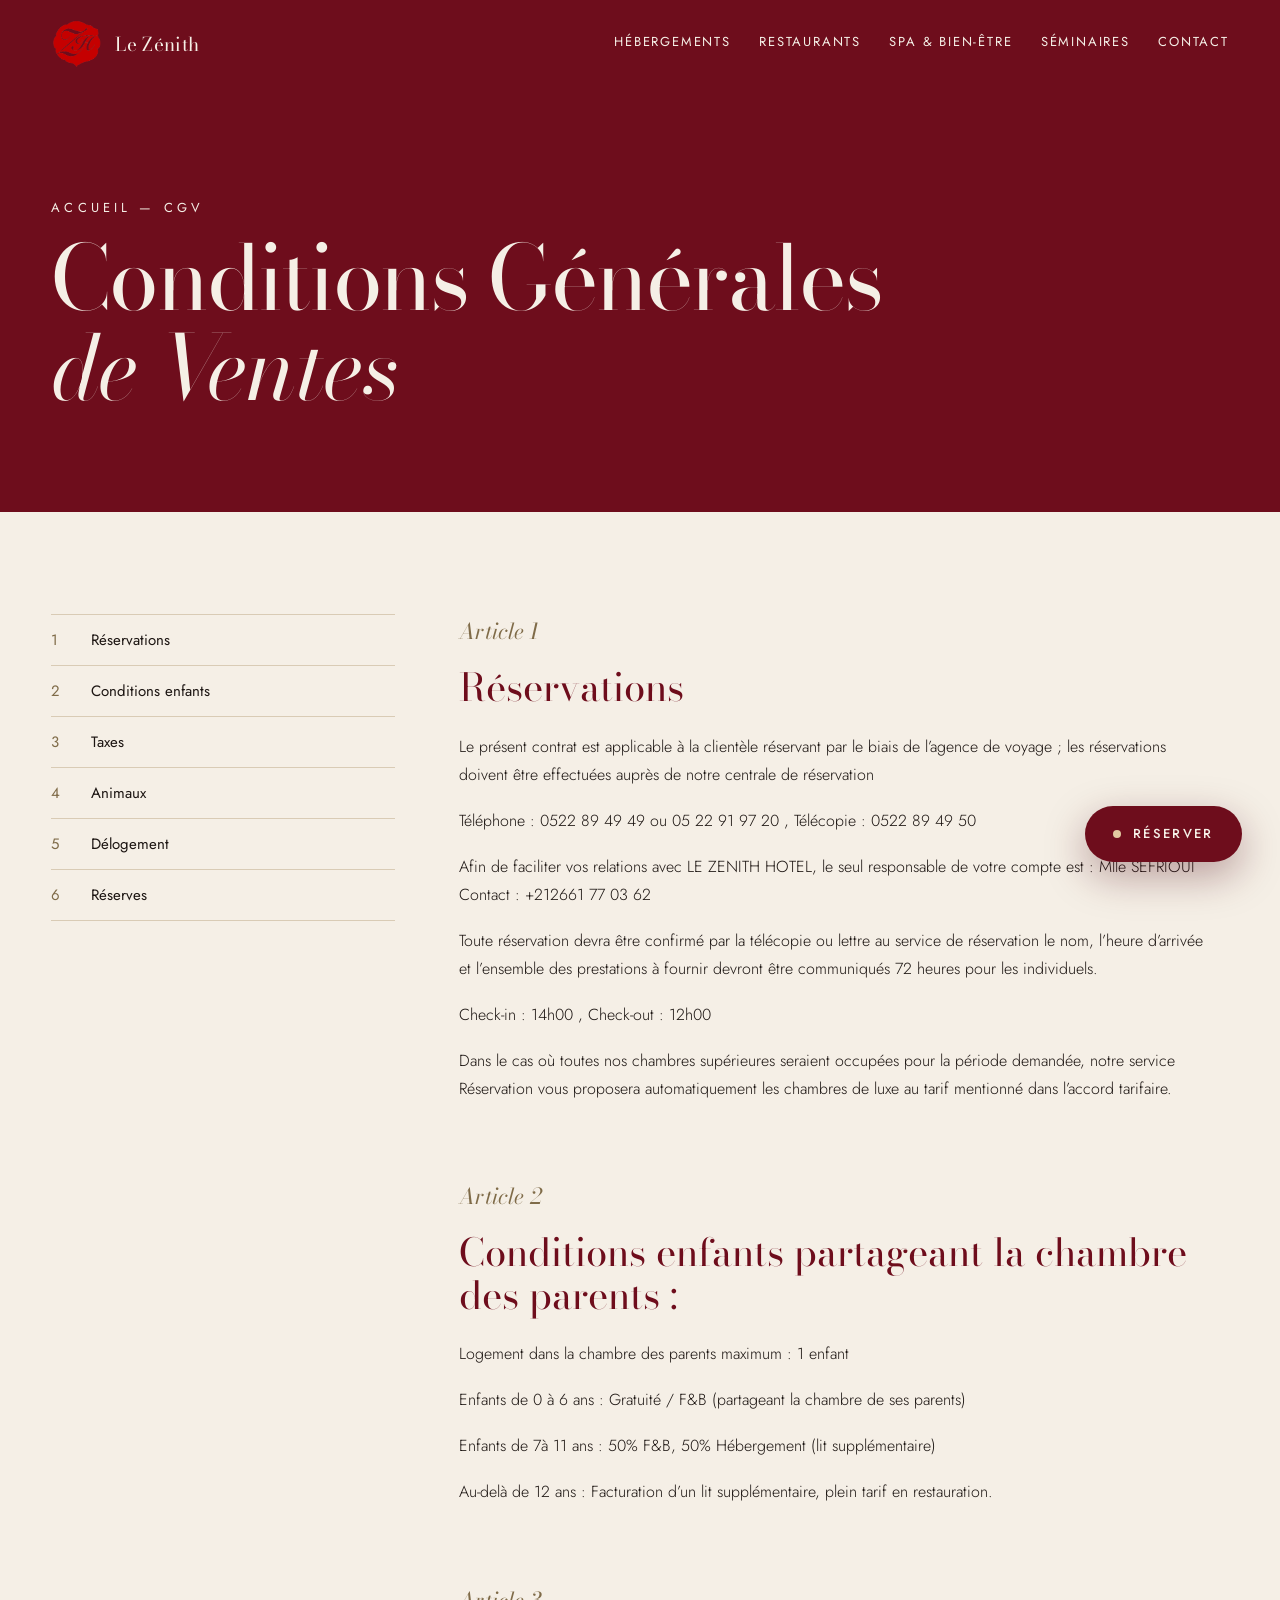
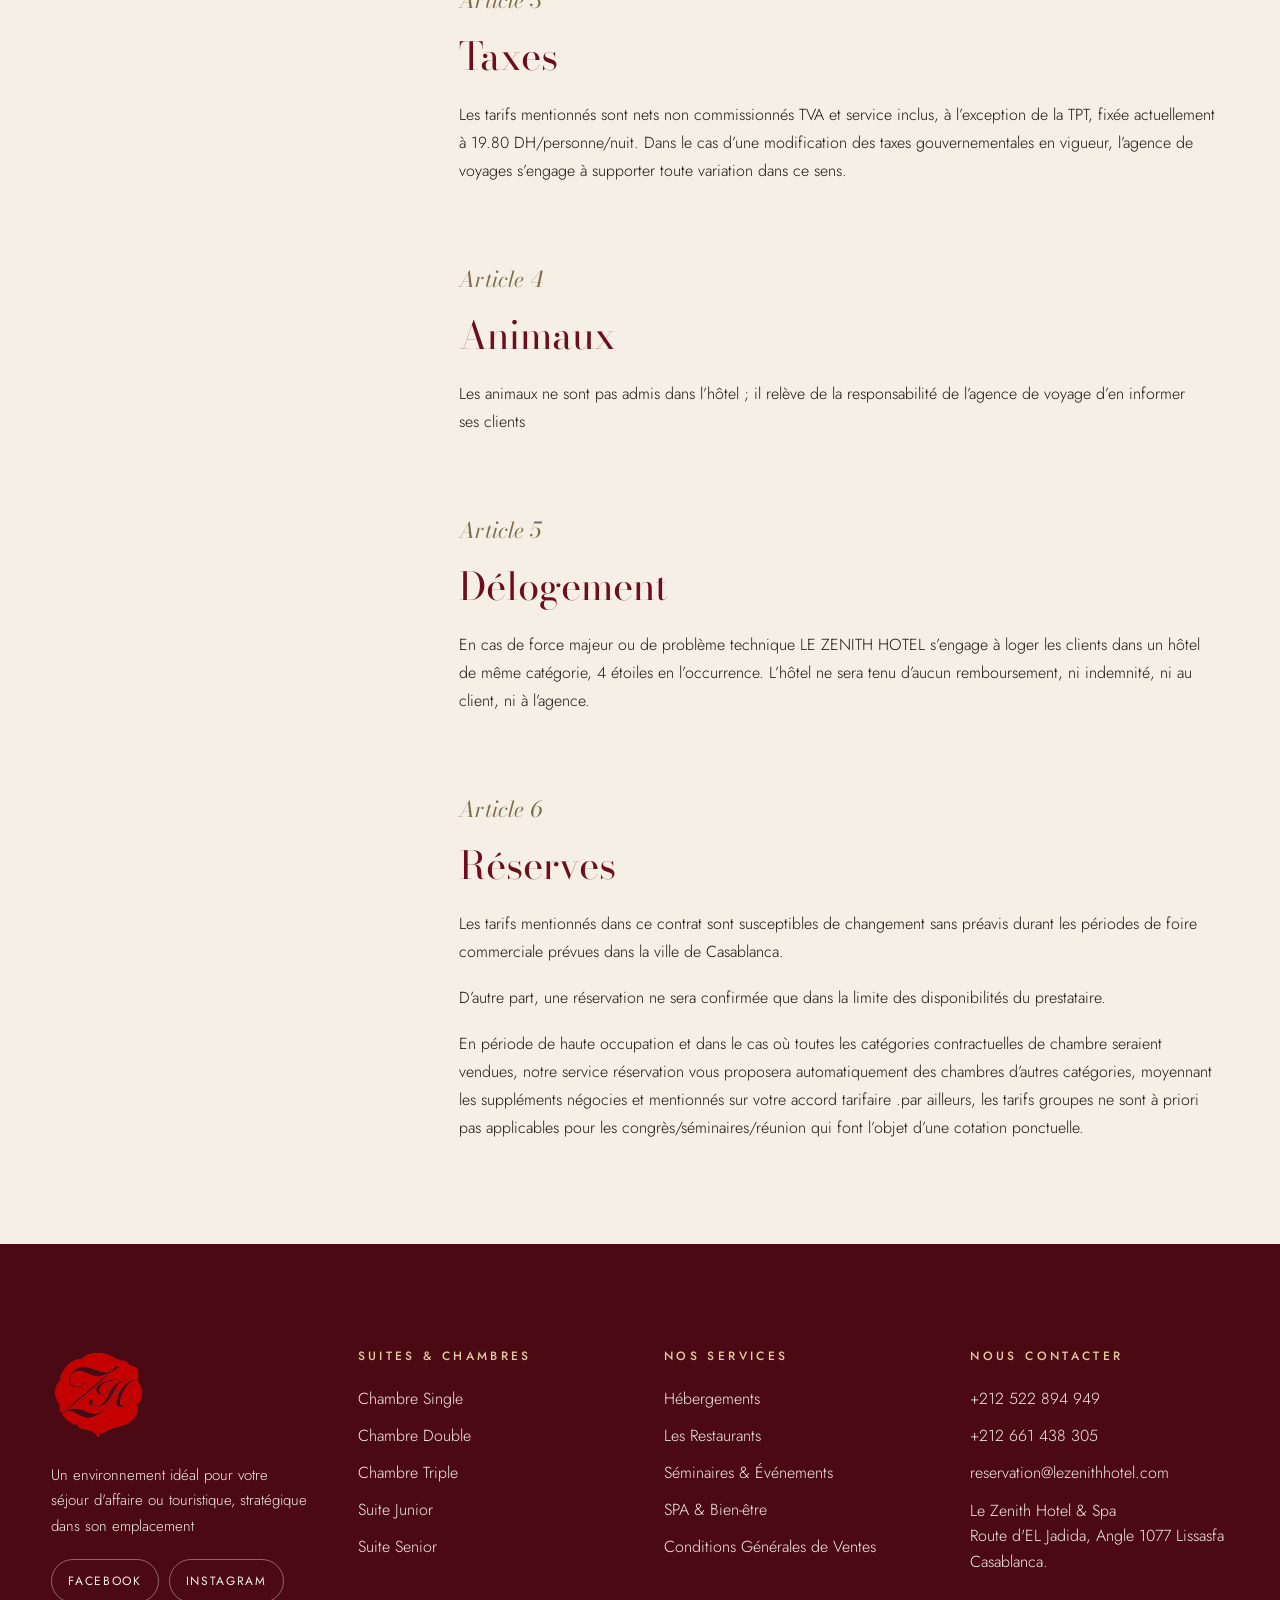
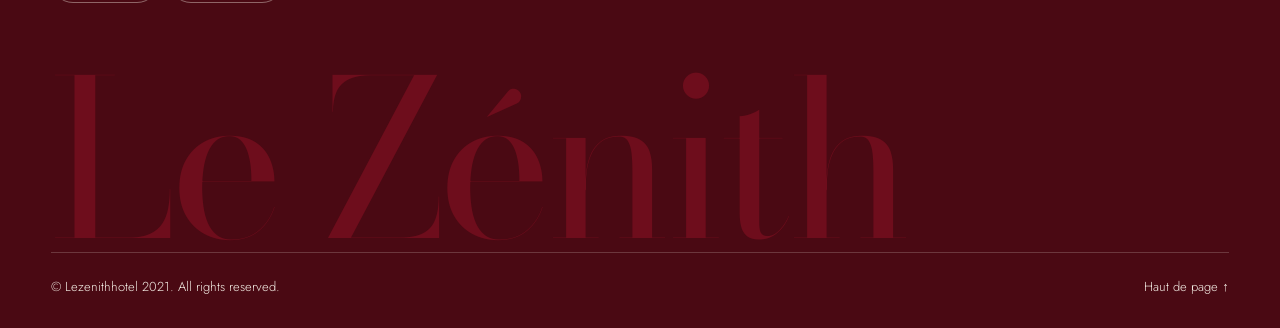
<file: docs/conditions-generales-de-ventes.html>
<!DOCTYPE html>
<html lang="fr">
<head>
<meta charset="utf-8">
<meta name="viewport" content="width=device-width, initial-scale=1">
<title>Conditions Générales de Ventes — Le Zénith Hôtel &amp; Spa</title>
<meta name="description" content="Conditions générales de vente du Zénith Hôtel &amp; Spa : réservations, conditions enfants, taxes, animaux, délogement et réserves.">
<link rel="canonical" href="https://mehdiennaciri1.github.io/zenith/conditions-generales-de-ventes.html">
<meta name="theme-color" content="#6e0d1c">
<meta property="og:type" content="website">
<meta property="og:locale" content="fr_FR">
<meta property="og:site_name" content="Le Zénith Hôtel &amp; Spa">
<meta property="og:title" content="Conditions Générales de Ventes — Le Zénith Hôtel &amp; Spa">
<meta property="og:description" content="Conditions générales de vente du Zénith Hôtel &amp; Spa : réservations, conditions enfants, taxes, animaux, délogement et réserves.">
<meta property="og:url" content="https://mehdiennaciri1.github.io/zenith/conditions-generales-de-ventes.html">
<meta property="og:image" content="https://mehdiennaciri1.github.io/zenith/img/og.jpg">
<meta name="twitter:card" content="summary_large_image">
<link rel="icon" href="favicon.ico?v=2" sizes="any">
<link rel="icon" type="image/png" sizes="32x32" href="img/favicon-32.png?v=2">
<link rel="icon" type="image/png" sizes="192x192" href="img/favicon.png?v=2">
<link rel="apple-touch-icon" href="img/logo-footer.png">
<link rel="preconnect" href="https://fonts.googleapis.com">
<link rel="preconnect" href="https://fonts.gstatic.com" crossorigin>
<link href="https://fonts.googleapis.com/css2?family=Bodoni+Moda:ital,opsz,wght@0,6..96,400;0,6..96,500;1,6..96,400&amp;family=Jost:wght@300;400;500&amp;display=swap" rel="stylesheet">
<link rel="stylesheet" href="css/zenith.css">
<script src="js/zenith-anim.js" defer></script>
<script src="js/zenith.js" defer></script>
</head>
<body>



<div style="position:relative;overflow-x:clip">

<header data-solid-after="0.3" data-header style="position:fixed;top:0;left:0;right:0;z-index:40;display:flex;align-items:center;justify-content:space-between;gap:24px;padding:18px clamp(20px,4vw,56px);transition:background .4s,box-shadow .4s,padding .4s">
  <a href="index.html" style="display:flex;align-items:center;gap:12px;color:#f5efe6">
    <img src="img/logo-footer.png" alt="Le Zénith" style="width:52px;height:52px;object-fit:contain;border-radius:6px">
    <span data-head-ink="1" style="font-family:'Bodoni Moda',serif;font-size:19px;letter-spacing:.02em;color:#f5efe6;transition:color .4s">Le Zénith</span>
  </a>
  <div class="z-wide" style="display:contents">
    <nav style="display:flex;gap:clamp(18px,2.2vw,34px);font-size:13px;letter-spacing:.14em;text-transform:uppercase">
      
        <a href="hebergements.html" data-head-ink="1" style="color:#f5efe6;transition:color .4s;padding-bottom:4px;border-bottom:1px solid transparent">Hébergements</a>
      
        <a href="restaurants.html" data-head-ink="1" style="color:#f5efe6;transition:color .4s;padding-bottom:4px;border-bottom:1px solid transparent">Restaurants</a>
      
        <a href="spa-bien-etre.html" data-head-ink="1" style="color:#f5efe6;transition:color .4s;padding-bottom:4px;border-bottom:1px solid transparent">Spa &amp; Bien-être</a>
      
        <a href="seminaires-evenements.html" data-head-ink="1" style="color:#f5efe6;transition:color .4s;padding-bottom:4px;border-bottom:1px solid transparent">Séminaires</a>
      
        <a href="reservation.html" data-head-ink="1" style="color:#f5efe6;transition:color .4s;padding-bottom:4px;border-bottom:1px solid transparent">Contact</a>
      
    </nav>
  </div>
  <div class="z-narrow" style="display:contents">
    <button data-menu-toggle data-head-ink="1" style="background:none;border:1px solid currentColor;color:#f5efe6;font:500 12px Jost,sans-serif;letter-spacing:.16em;text-transform:uppercase;padding:12px 18px;border-radius:999px;cursor:pointer;min-height:44px">Menu</button>
  </div>
</header>

<div class="z-menu" hidden>
  <div style="position:fixed;inset:0;z-index:45;background:#6e0d1c;color:#f5efe6;display:flex;flex-direction:column;padding:28px 24px;gap:8px">
    <button data-menu-toggle style="align-self:flex-end;background:none;border:1px solid #f5efe6;color:#f5efe6;font:500 12px Jost,sans-serif;letter-spacing:.16em;text-transform:uppercase;padding:12px 18px;border-radius:999px;min-height:44px">Fermer</button>
    <nav style="display:flex;flex-direction:column;gap:6px;margin-top:40px;font-family:'Bodoni Moda',serif;font-size:36px">
      <a href="index.html" style="color:#f5efe6;padding:6px 0">Accueil</a>
      
        <a href="hebergements.html" style="color:#f5efe6;padding:6px 0">Hébergements</a>
      
        <a href="restaurants.html" style="color:#f5efe6;padding:6px 0">Restaurants</a>
      
        <a href="spa-bien-etre.html" style="color:#f5efe6;padding:6px 0">Spa &amp; Bien-être</a>
      
        <a href="seminaires-evenements.html" style="color:#f5efe6;padding:6px 0">Séminaires</a>
      
        <a href="reservation.html" style="color:#f5efe6;padding:6px 0">Contact</a>
      
    </nav>
  </div>
</div>

<button data-book style="position:fixed;right:clamp(16px,3vw,40px);bottom:clamp(16px,3vw,40px);z-index:50;display:flex;align-items:center;gap:12px;padding:18px 28px;min-height:56px;border:0;border-radius:999px;background:#6e0d1c;color:#f5efe6;font:500 13px Jost,sans-serif;letter-spacing:.18em;text-transform:uppercase;cursor:pointer;box-shadow:0 14px 40px rgba(74,9,19,.35);transition:transform .3s,background .3s" class="zh1">
  <span style="width:8px;height:8px;border-radius:50%;background:#e2c9a0"></span>Réserver
</button>

<div data-close-book style="position:fixed;inset:0;z-index:60;background:rgba(28,21,18,.5);backdrop-filter:blur(3px);transition:opacity .45s;opacity:0;pointer-events:none"></div>
<aside aria-label="Réservation" style="position:fixed;top:0;right:0;bottom:0;z-index:70;width:min(100%,460px);background:#f5efe6;color:#1c1512;font-family:Jost,sans-serif;display:flex;flex-direction:column;padding:32px clamp(24px,4vw,40px);gap:28px;overflow-y:auto;transition:transform .6s cubic-bezier(.7,0,.2,1);transform:translateX(105%)">
  <div style="display:flex;justify-content:space-between;align-items:center">
    <span style="font-size:12px;letter-spacing:.3em;text-transform:uppercase;color:#7f6b48">Réservation</span>
    <button data-close-book style="background:none;border:1px solid #1c1512;color:#1c1512;font:500 12px Jost,sans-serif;letter-spacing:.16em;text-transform:uppercase;padding:12px 18px;border-radius:999px;cursor:pointer;min-height:44px">Fermer</button>
  </div>
  <h2 style="margin:0;font-family:'Bodoni Moda',serif;font-weight:400;font-size:44px;line-height:1;color:#6e0d1c">Votre séjour <em>au Zénith</em></h2>
  <div style="display:grid;grid-template-columns:1fr 1fr;gap:14px">
    <label style="display:flex;flex-direction:column;gap:8px;font-size:12px;letter-spacing:.14em;text-transform:uppercase;color:#5b4d43">Arrivée<input type="date" value="" data-date="in" style="font:400 16px Jost,sans-serif;padding:14px;border:1px solid #d9cbb5;border-radius:4px;background:#fff;color:#1c1512;min-height:52px"></label>
    <label style="display:flex;flex-direction:column;gap:8px;font-size:12px;letter-spacing:.14em;text-transform:uppercase;color:#5b4d43">Départ<input type="date" value="" data-date="out" style="font:400 16px Jost,sans-serif;padding:14px;border:1px solid #d9cbb5;border-radius:4px;background:#fff;color:#1c1512;min-height:52px"></label>
  </div>
  <div style="display:flex;flex-direction:column;border-top:1px solid #d9cbb5">
    
      <div style="display:flex;justify-content:space-between;align-items:center;padding:16px 0;border-bottom:1px solid #d9cbb5">
        <span style="font-size:16px">Chambres</span>
        <div style="display:flex;align-items:center;gap:16px">
          <button data-counter="rooms" data-step="-1" aria-label="Moins" style="width:44px;height:44px;border-radius:50%;border:1px solid #6e0d1c;background:transparent;color:#6e0d1c;font-size:18px;cursor:pointer">−</button>
          <span style="min-width:20px;text-align:center;font-family:'Bodoni Moda',serif;font-size:22px">1</span>
          <button data-counter="rooms" data-step="1" aria-label="Plus" style="width:44px;height:44px;border-radius:50%;border:1px solid #6e0d1c;background:transparent;color:#6e0d1c;font-size:18px;cursor:pointer">+</button>
        </div>
      </div>
    
      <div style="display:flex;justify-content:space-between;align-items:center;padding:16px 0;border-bottom:1px solid #d9cbb5">
        <span style="font-size:16px">Adultes</span>
        <div style="display:flex;align-items:center;gap:16px">
          <button data-counter="adults" data-step="-1" aria-label="Moins" style="width:44px;height:44px;border-radius:50%;border:1px solid #6e0d1c;background:transparent;color:#6e0d1c;font-size:18px;cursor:pointer">−</button>
          <span style="min-width:20px;text-align:center;font-family:'Bodoni Moda',serif;font-size:22px">2</span>
          <button data-counter="adults" data-step="1" aria-label="Plus" style="width:44px;height:44px;border-radius:50%;border:1px solid #6e0d1c;background:transparent;color:#6e0d1c;font-size:18px;cursor:pointer">+</button>
        </div>
      </div>
    
      <div style="display:flex;justify-content:space-between;align-items:center;padding:16px 0;border-bottom:1px solid #d9cbb5">
        <span style="font-size:16px">Enfants</span>
        <div style="display:flex;align-items:center;gap:16px">
          <button data-counter="children" data-step="-1" aria-label="Moins" style="width:44px;height:44px;border-radius:50%;border:1px solid #6e0d1c;background:transparent;color:#6e0d1c;font-size:18px;cursor:pointer">−</button>
          <span style="min-width:20px;text-align:center;font-family:'Bodoni Moda',serif;font-size:22px">0</span>
          <button data-counter="children" data-step="1" aria-label="Plus" style="width:44px;height:44px;border-radius:50%;border:1px solid #6e0d1c;background:transparent;color:#6e0d1c;font-size:18px;cursor:pointer">+</button>
        </div>
      </div>
    
  </div>
  <a href="https://le-zenith-hotel-spa.hotelrunner.com/bv3/search" target="_blank" style="display:flex;justify-content:center;align-items:center;gap:12px;padding:20px;border-radius:999px;background:#6e0d1c;color:#f5efe6;font-size:13px;letter-spacing:.18em;text-transform:uppercase;transition:background .3s" class="zh2">Réservez maintenant →</a>
  <div style="margin-top:auto;display:flex;flex-direction:column;gap:6px;font-size:14px;font-weight:300;color:#5b4d43">
    <span>Une question ? <a href="tel:+212522894949" style="color:#6e0d1c">+212 522 894 949</a></span>
    <a href="mailto:reservation@lezenithhotel.com" style="color:#6e0d1c">reservation@lezenithhotel.com</a>
  </div>
</aside>
<main id="main">

<section id="top" data-screen-label="Titre" style="background:#6e0d1c;color:#f5efe6;padding:clamp(160px,22vh,240px) clamp(20px,4vw,56px) clamp(56px,8vw,96px)">
  <div style="max-width:1440px;margin:0 auto">
    <div style="overflow:hidden"><p data-line="0" style="margin:0 0 18px;font-size:13px;letter-spacing:.32em;text-transform:uppercase"><a href="index.html" style="color:#f5efe6">Accueil</a> — CGV</p></div>
    <h1 style="margin:0;font-family:'Bodoni Moda',serif;font-weight:400;font-size:clamp(44px,7vw,112px);line-height:.95;letter-spacing:-.02em">
      <span style="display:block;overflow:hidden;padding-bottom:.06em"><span data-line="1" style="display:block">Conditions Générales</span></span>
      <span style="display:block;overflow:hidden;padding-bottom:.06em"><span data-line="2" style="display:block"><em>de Ventes</em></span></span>
    </h1>
  </div>
</section>

<section data-screen-label="Articles" style="padding:clamp(64px,8vw,120px) clamp(20px,4vw,56px);max-width:1440px;margin:0 auto;display:flex;flex-wrap:wrap;gap:clamp(32px,5vw,80px);align-items:flex-start">
  <nav style="flex:1 1 260px;position:sticky;top:110px;display:flex;flex-direction:column;border-top:1px solid #d9cbb5">
    
      <a href="#a1" style="display:flex;gap:16px;padding:14px 0;border-bottom:1px solid #d9cbb5;color:#1c1512;font-size:15px" class="zh11">
        <span style="color:#7f6b48;min-width:24px">1</span>Réservations
      </a>
    
      <a href="#a2" style="display:flex;gap:16px;padding:14px 0;border-bottom:1px solid #d9cbb5;color:#1c1512;font-size:15px" class="zh11">
        <span style="color:#7f6b48;min-width:24px">2</span>Conditions enfants
      </a>
    
      <a href="#a3" style="display:flex;gap:16px;padding:14px 0;border-bottom:1px solid #d9cbb5;color:#1c1512;font-size:15px" class="zh11">
        <span style="color:#7f6b48;min-width:24px">3</span>Taxes
      </a>
    
      <a href="#a4" style="display:flex;gap:16px;padding:14px 0;border-bottom:1px solid #d9cbb5;color:#1c1512;font-size:15px" class="zh11">
        <span style="color:#7f6b48;min-width:24px">4</span>Animaux
      </a>
    
      <a href="#a5" style="display:flex;gap:16px;padding:14px 0;border-bottom:1px solid #d9cbb5;color:#1c1512;font-size:15px" class="zh11">
        <span style="color:#7f6b48;min-width:24px">5</span>Délogement
      </a>
    
      <a href="#a6" style="display:flex;gap:16px;padding:14px 0;border-bottom:1px solid #d9cbb5;color:#1c1512;font-size:15px" class="zh11">
        <span style="color:#7f6b48;min-width:24px">6</span>Réserves
      </a>
    
  </nav>
  <div style="flex:3 1 520px;display:flex;flex-direction:column;gap:clamp(48px,6vw,80px);min-width:0">
    
      <article id="a1" data-reveal="" style="display:flex;flex-direction:column;gap:18px;scroll-margin-top:110px">
        <p style="margin:0;font-family:'Bodoni Moda',serif;font-style:italic;font-size:22px;color:#7f6b48">Article 1</p>
        <h2 style="margin:0 0 6px;font-family:'Bodoni Moda',serif;font-weight:400;font-size:clamp(28px,3vw,42px);line-height:1.1;color:#6e0d1c">Réservations</h2>
        
          <p style="margin:0;max-width:760px;font-size:16px;line-height:1.75;font-weight:300;text-wrap:pretty">Le présent contrat est applicable à la clientèle réservant par le biais de l’agence de voyage ; les réservations doivent être effectuées auprès de notre centrale de réservation</p>
        
          <p style="margin:0;max-width:760px;font-size:16px;line-height:1.75;font-weight:300;text-wrap:pretty">Téléphone : 0522 89 49 49 ou 05 22 91 97 20 , Télécopie : 0522 89 49 50</p>
        
          <p style="margin:0;max-width:760px;font-size:16px;line-height:1.75;font-weight:300;text-wrap:pretty">Afin de faciliter vos relations avec LE ZENITH HOTEL, le seul responsable de votre compte est : Mlle SEFRIOUI Contact : +212661 77 03 62</p>
        
          <p style="margin:0;max-width:760px;font-size:16px;line-height:1.75;font-weight:300;text-wrap:pretty">Toute réservation devra être confirmé par la télécopie ou lettre au service de réservation le nom, l’heure d’arrivée et l’ensemble des prestations à fournir devront être communiqués 72 heures pour les individuels.</p>
        
          <p style="margin:0;max-width:760px;font-size:16px;line-height:1.75;font-weight:300;text-wrap:pretty">Check-in : 14h00 , Check-out : 12h00</p>
        
          <p style="margin:0;max-width:760px;font-size:16px;line-height:1.75;font-weight:300;text-wrap:pretty">Dans le cas où toutes nos chambres supérieures seraient occupées pour la période demandée, notre service Réservation vous proposera automatiquement les chambres de luxe au tarif mentionné dans l’accord tarifaire.</p>
        
      </article>
    
      <article id="a2" data-reveal="" style="display:flex;flex-direction:column;gap:18px;scroll-margin-top:110px">
        <p style="margin:0;font-family:'Bodoni Moda',serif;font-style:italic;font-size:22px;color:#7f6b48">Article 2</p>
        <h2 style="margin:0 0 6px;font-family:'Bodoni Moda',serif;font-weight:400;font-size:clamp(28px,3vw,42px);line-height:1.1;color:#6e0d1c">Conditions enfants partageant la chambre des parents :</h2>
        
          <p style="margin:0;max-width:760px;font-size:16px;line-height:1.75;font-weight:300;text-wrap:pretty">Logement dans la chambre des parents maximum : 1 enfant</p>
        
          <p style="margin:0;max-width:760px;font-size:16px;line-height:1.75;font-weight:300;text-wrap:pretty">Enfants de 0 à 6 ans : Gratuité / F&amp;B (partageant la chambre de ses parents)</p>
        
          <p style="margin:0;max-width:760px;font-size:16px;line-height:1.75;font-weight:300;text-wrap:pretty">Enfants de 7à 11 ans : 50% F&amp;B, 50% Hébergement (lit supplémentaire)</p>
        
          <p style="margin:0;max-width:760px;font-size:16px;line-height:1.75;font-weight:300;text-wrap:pretty">Au-delà de 12 ans : Facturation d’un lit supplémentaire, plein tarif en restauration.</p>
        
      </article>
    
      <article id="a3" data-reveal="" style="display:flex;flex-direction:column;gap:18px;scroll-margin-top:110px">
        <p style="margin:0;font-family:'Bodoni Moda',serif;font-style:italic;font-size:22px;color:#7f6b48">Article 3</p>
        <h2 style="margin:0 0 6px;font-family:'Bodoni Moda',serif;font-weight:400;font-size:clamp(28px,3vw,42px);line-height:1.1;color:#6e0d1c">Taxes</h2>
        
          <p style="margin:0;max-width:760px;font-size:16px;line-height:1.75;font-weight:300;text-wrap:pretty">Les tarifs mentionnés sont nets non commissionnés TVA et service inclus, à l’exception de la TPT, fixée actuellement à 19.80 DH/personne/nuit. Dans le cas d’une modification des taxes gouvernementales en vigueur, l’agence de voyages s’engage à supporter toute variation dans ce sens.</p>
        
      </article>
    
      <article id="a4" data-reveal="" style="display:flex;flex-direction:column;gap:18px;scroll-margin-top:110px">
        <p style="margin:0;font-family:'Bodoni Moda',serif;font-style:italic;font-size:22px;color:#7f6b48">Article 4</p>
        <h2 style="margin:0 0 6px;font-family:'Bodoni Moda',serif;font-weight:400;font-size:clamp(28px,3vw,42px);line-height:1.1;color:#6e0d1c">Animaux</h2>
        
          <p style="margin:0;max-width:760px;font-size:16px;line-height:1.75;font-weight:300;text-wrap:pretty">Les animaux ne sont pas admis dans l’hôtel ; il relève de la responsabilité de l’agence de voyage d’en informer ses clients</p>
        
      </article>
    
      <article id="a5" data-reveal="" style="display:flex;flex-direction:column;gap:18px;scroll-margin-top:110px">
        <p style="margin:0;font-family:'Bodoni Moda',serif;font-style:italic;font-size:22px;color:#7f6b48">Article 5</p>
        <h2 style="margin:0 0 6px;font-family:'Bodoni Moda',serif;font-weight:400;font-size:clamp(28px,3vw,42px);line-height:1.1;color:#6e0d1c">Délogement</h2>
        
          <p style="margin:0;max-width:760px;font-size:16px;line-height:1.75;font-weight:300;text-wrap:pretty">En cas de force majeur ou de problème technique LE ZENITH HOTEL s’engage à loger les clients dans un hôtel de même catégorie, 4 étoiles en l’occurrence. L’hôtel ne sera tenu d’aucun remboursement, ni indemnité, ni au client, ni à l’agence.</p>
        
      </article>
    
      <article id="a6" data-reveal="" style="display:flex;flex-direction:column;gap:18px;scroll-margin-top:110px">
        <p style="margin:0;font-family:'Bodoni Moda',serif;font-style:italic;font-size:22px;color:#7f6b48">Article 6</p>
        <h2 style="margin:0 0 6px;font-family:'Bodoni Moda',serif;font-weight:400;font-size:clamp(28px,3vw,42px);line-height:1.1;color:#6e0d1c">Réserves</h2>
        
          <p style="margin:0;max-width:760px;font-size:16px;line-height:1.75;font-weight:300;text-wrap:pretty">Les tarifs mentionnés dans ce contrat sont susceptibles de changement sans préavis durant les périodes de foire commerciale prévues dans la ville de Casablanca.</p>
        
          <p style="margin:0;max-width:760px;font-size:16px;line-height:1.75;font-weight:300;text-wrap:pretty">D’autre part, une réservation ne sera confirmée que dans la limite des disponibilités du prestataire.</p>
        
          <p style="margin:0;max-width:760px;font-size:16px;line-height:1.75;font-weight:300;text-wrap:pretty">En période de haute occupation et dans le cas où toutes les catégories contractuelles de chambre seraient vendues, notre service réservation vous proposera automatiquement des chambres d’autres catégories, moyennant les suppléments négocies et mentionnés sur votre accord tarifaire .par ailleurs, les tarifs groupes ne sont à priori pas applicables pour les congrès/séminaires/réunion qui font l’objet d’une cotation ponctuelle.</p>
        
      </article>
    
  </div>
</section>

</main>
<footer data-screen-label="Footer" style="background:#4a0913;color:#f5efe6;font-family:Jost,sans-serif;padding:clamp(64px,8vw,112px) clamp(20px,4vw,56px) 32px">
  <div style="max-width:1440px;margin:0 auto">
    <div style="display:grid;grid-template-columns:repeat(auto-fit,minmax(min(100%,220px),1fr));gap:48px;padding-bottom:64px">
      <div style="display:flex;flex-direction:column;gap:20px">
        <img loading="lazy" decoding="async" src="img/logo-footer.png" alt="Lezenithhotel" style="width:96px;height:96px;object-fit:contain">
        <p style="margin:0;font-size:15px;line-height:1.7;font-weight:300;max-width:300px">Un environnement idéal pour votre séjour d'affaire ou touristique, stratégique dans son emplacement</p>
        <div style="display:flex;gap:10px">
          <a href="https://www.facebook.com/lezenithhotel/" target="_blank" style="display:flex;align-items:center;justify-content:center;height:44px;padding:0 16px;border:1px solid rgba(245,239,230,.4);border-radius:999px;color:#f5efe6;font-size:12px;letter-spacing:.14em;text-transform:uppercase;transition:background .3s" class="zh3">Facebook</a>
          <a href="https://www.instagram.com/lezenithhotelandspa/" target="_blank" style="display:flex;align-items:center;justify-content:center;height:44px;padding:0 16px;border:1px solid rgba(245,239,230,.4);border-radius:999px;color:#f5efe6;font-size:12px;letter-spacing:.14em;text-transform:uppercase;transition:background .3s" class="zh3">Instagram</a>
        </div>
      </div>
      <div style="display:flex;flex-direction:column;gap:14px">
        <h3 style="margin:0 0 8px;font-size:12px;letter-spacing:.28em;text-transform:uppercase;font-weight:500;color:#e2c9a0">Suites &amp; Chambres</h3>
        <a href="hebergements.html#single" style="color:#f5efe6;font-weight:300" class="zh4">Chambre Single</a>
        <a href="hebergements.html#double" style="color:#f5efe6;font-weight:300" class="zh4">Chambre Double</a>
        <a href="hebergements.html#triple" style="color:#f5efe6;font-weight:300" class="zh4">Chambre Triple</a>
        <a href="hebergements.html#junior" style="color:#f5efe6;font-weight:300" class="zh4">Suite Junior</a>
        <a href="hebergements.html#senior" style="color:#f5efe6;font-weight:300" class="zh4">Suite Senior</a>
      </div>
      <div style="display:flex;flex-direction:column;gap:14px">
        <h3 style="margin:0 0 8px;font-size:12px;letter-spacing:.28em;text-transform:uppercase;font-weight:500;color:#e2c9a0">Nos Services</h3>
        <a href="hebergements.html" style="color:#f5efe6;font-weight:300" class="zh4">Hébergements</a>
        <a href="restaurants.html" style="color:#f5efe6;font-weight:300" class="zh4">Les Restaurants</a>
        <a href="seminaires-evenements.html" style="color:#f5efe6;font-weight:300" class="zh4">Séminaires &amp; Événements</a>
        <a href="spa-bien-etre.html" style="color:#f5efe6;font-weight:300" class="zh4">SPA &amp; Bien-être</a>
        <a href="conditions-generales-de-ventes.html" style="color:#f5efe6;font-weight:300" class="zh4">Conditions Générales de Ventes</a>
      </div>
      <div style="display:flex;flex-direction:column;gap:14px">
        <h3 style="margin:0 0 8px;font-size:12px;letter-spacing:.28em;text-transform:uppercase;font-weight:500;color:#e2c9a0">Nous Contacter</h3>
        <a href="tel:+212522894949" style="color:#f5efe6;font-weight:300" class="zh4">+212 522 894 949</a>
        <a href="tel:+212661438305" style="color:#f5efe6;font-weight:300" class="zh4">+212 661 438 305</a>
        <a href="mailto:reservation@lezenithhotel.com" style="color:#f5efe6;font-weight:300;word-break:break-all" class="zh4">reservation@lezenithhotel.com</a>
        <p style="margin:0;font-weight:300;line-height:1.6">Le Zenith Hotel &amp; Spa<br>Route d'EL Jadida, Angle 1077 Lissasfa Casablanca.</p>
      </div>
    </div>
    <div data-reveal="" style="font-family:'Bodoni Moda',serif;font-size:clamp(64px,17vw,260px);line-height:.85;letter-spacing:-.03em;color:#6e0d1c;white-space:nowrap;overflow:hidden">Le Zénith</div>
    <div style="display:flex;flex-wrap:wrap;justify-content:space-between;gap:16px;padding-top:24px;border-top:1px solid rgba(245,239,230,.2);font-size:13px;font-weight:300">
      <span>© Lezenithhotel 2021. All rights reserved.</span>
      <a href="#top" style="color:#f5efe6" class="zh4">Haut de page ↑</a>
    </div>
  </div>
</footer>

</div>

</body>
</html>
</file>
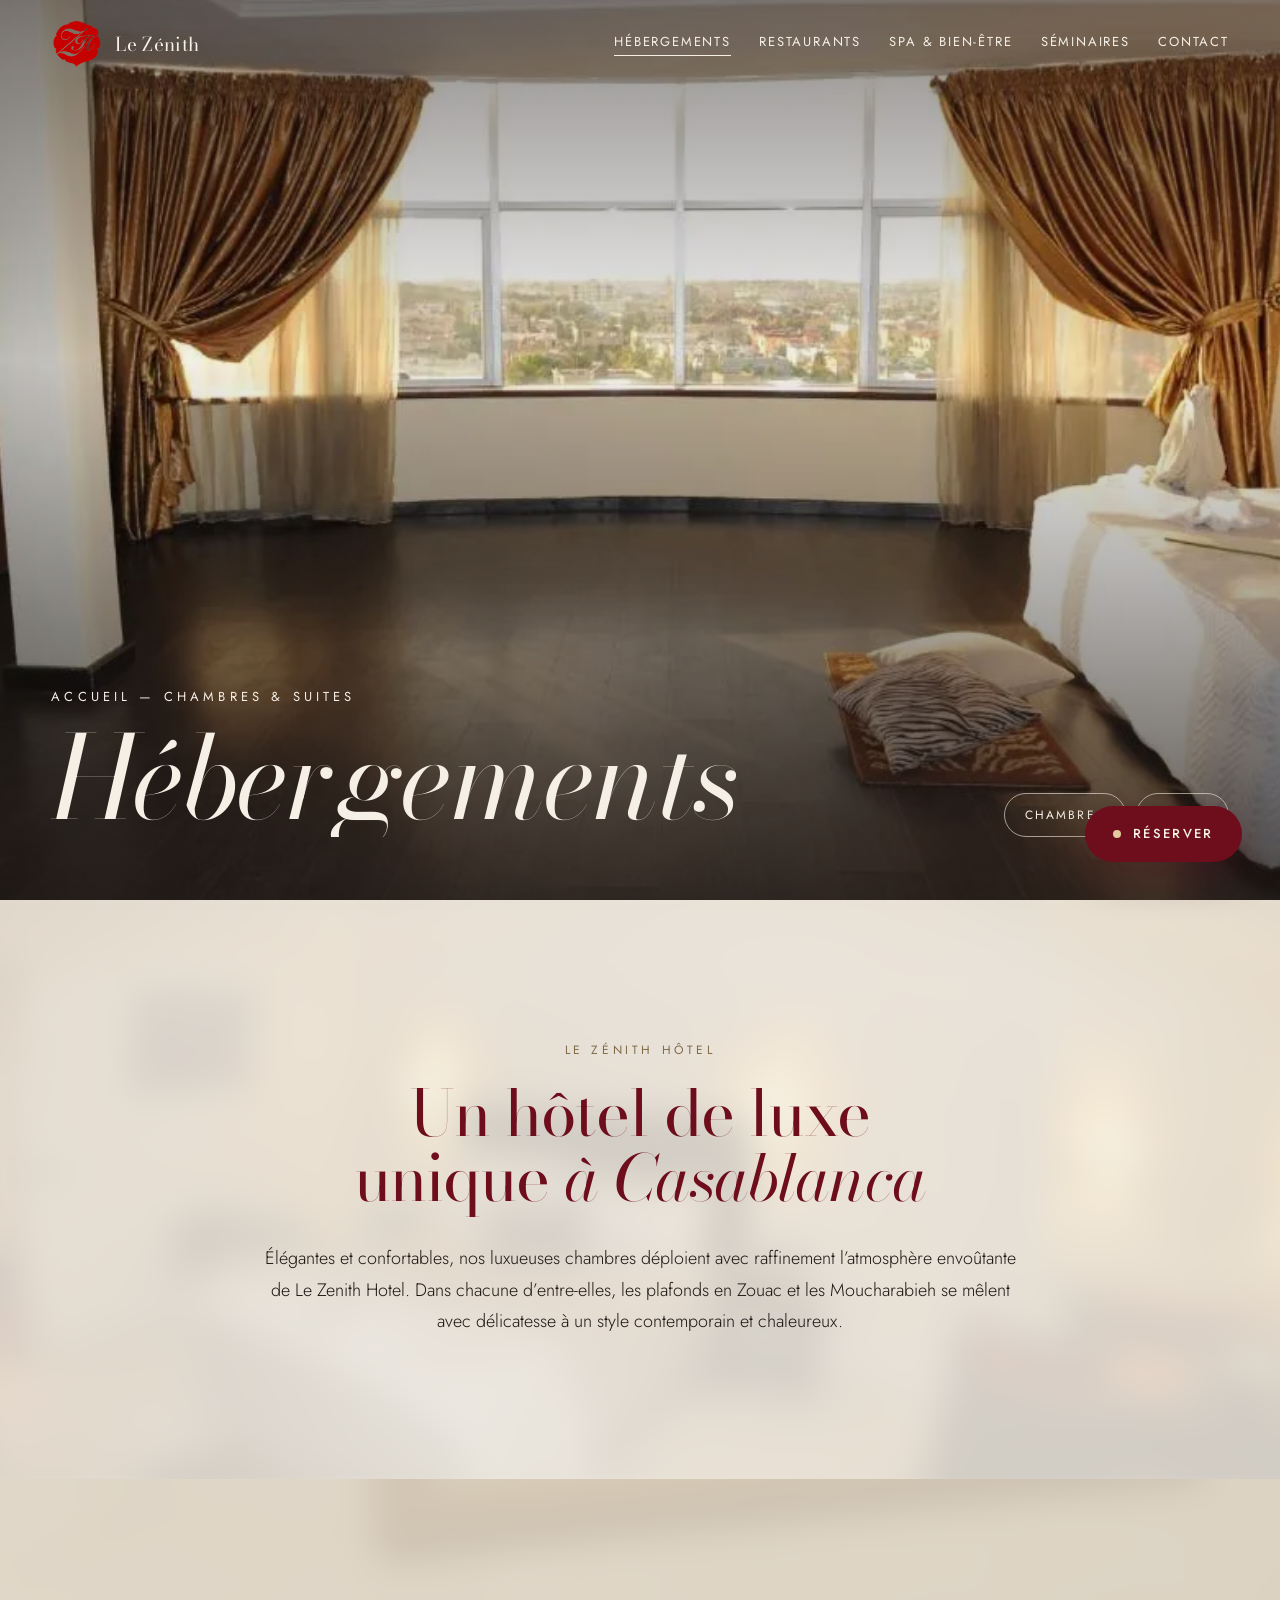
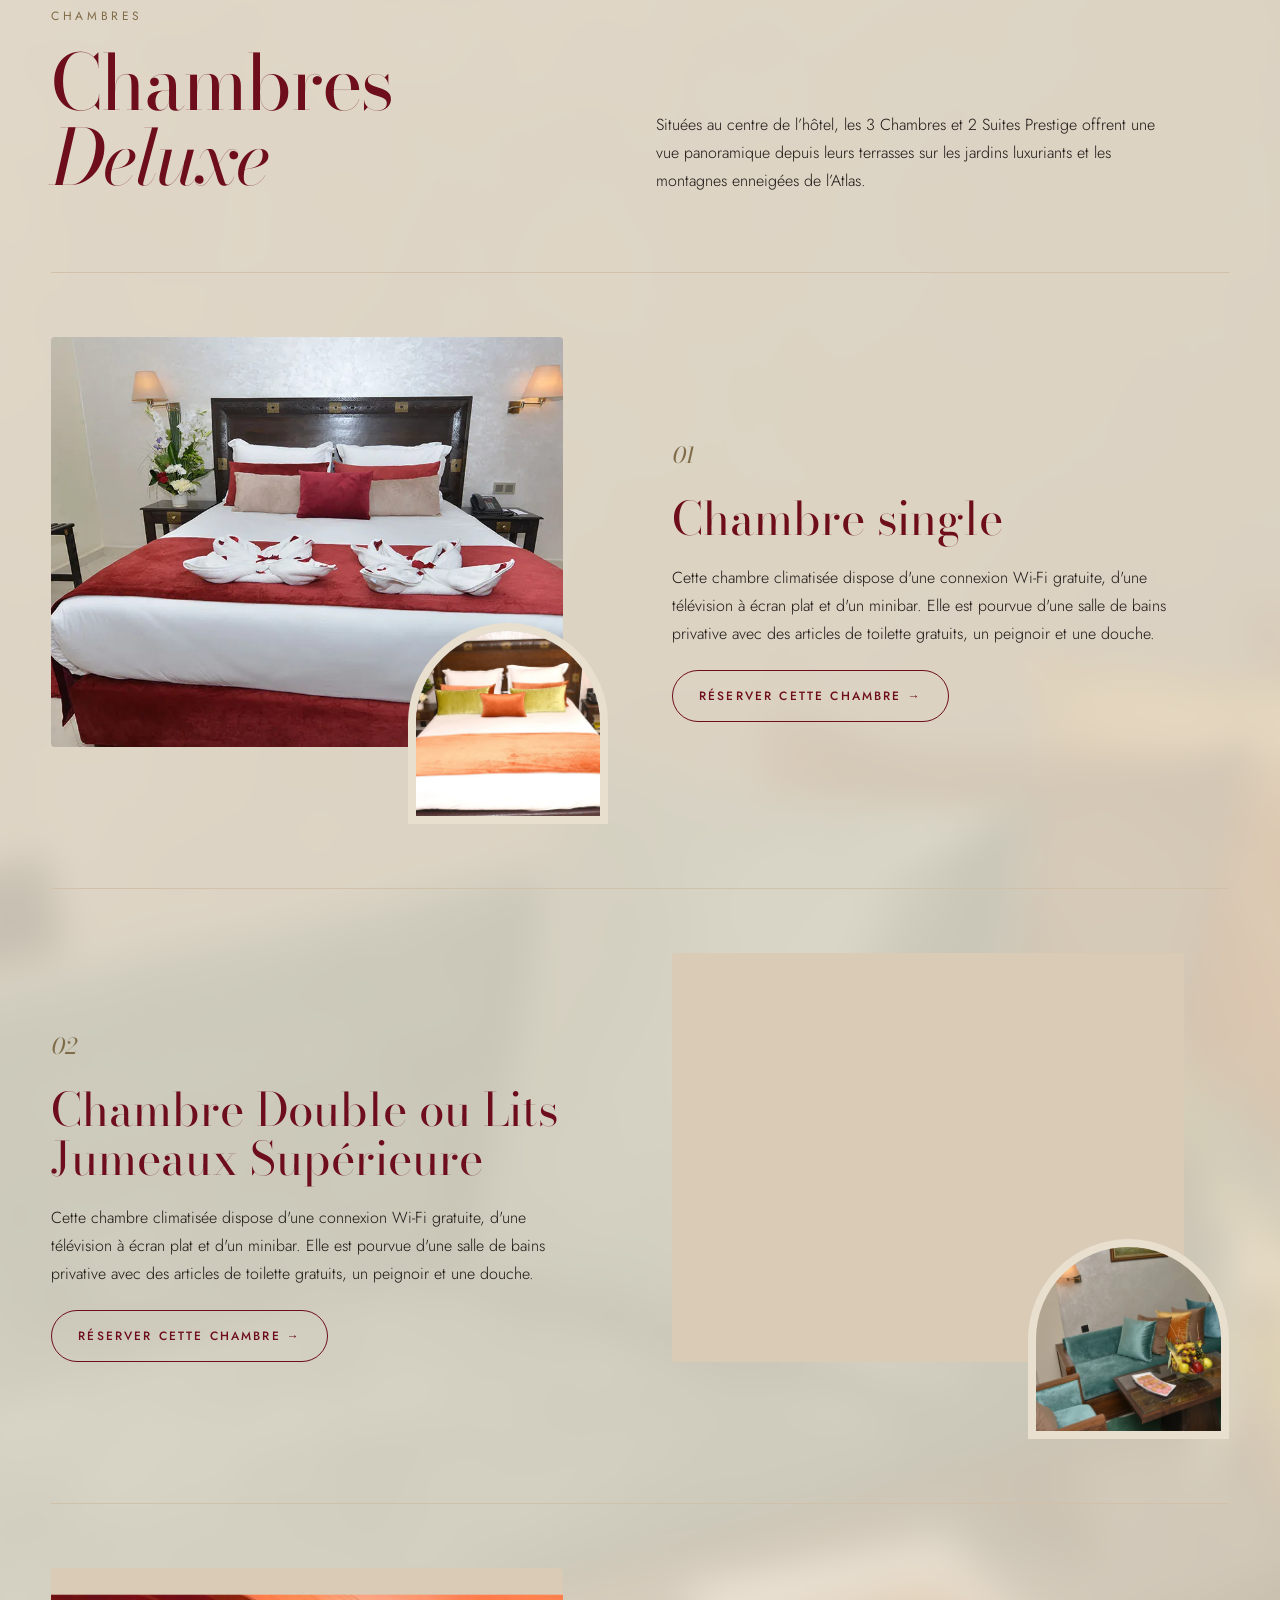
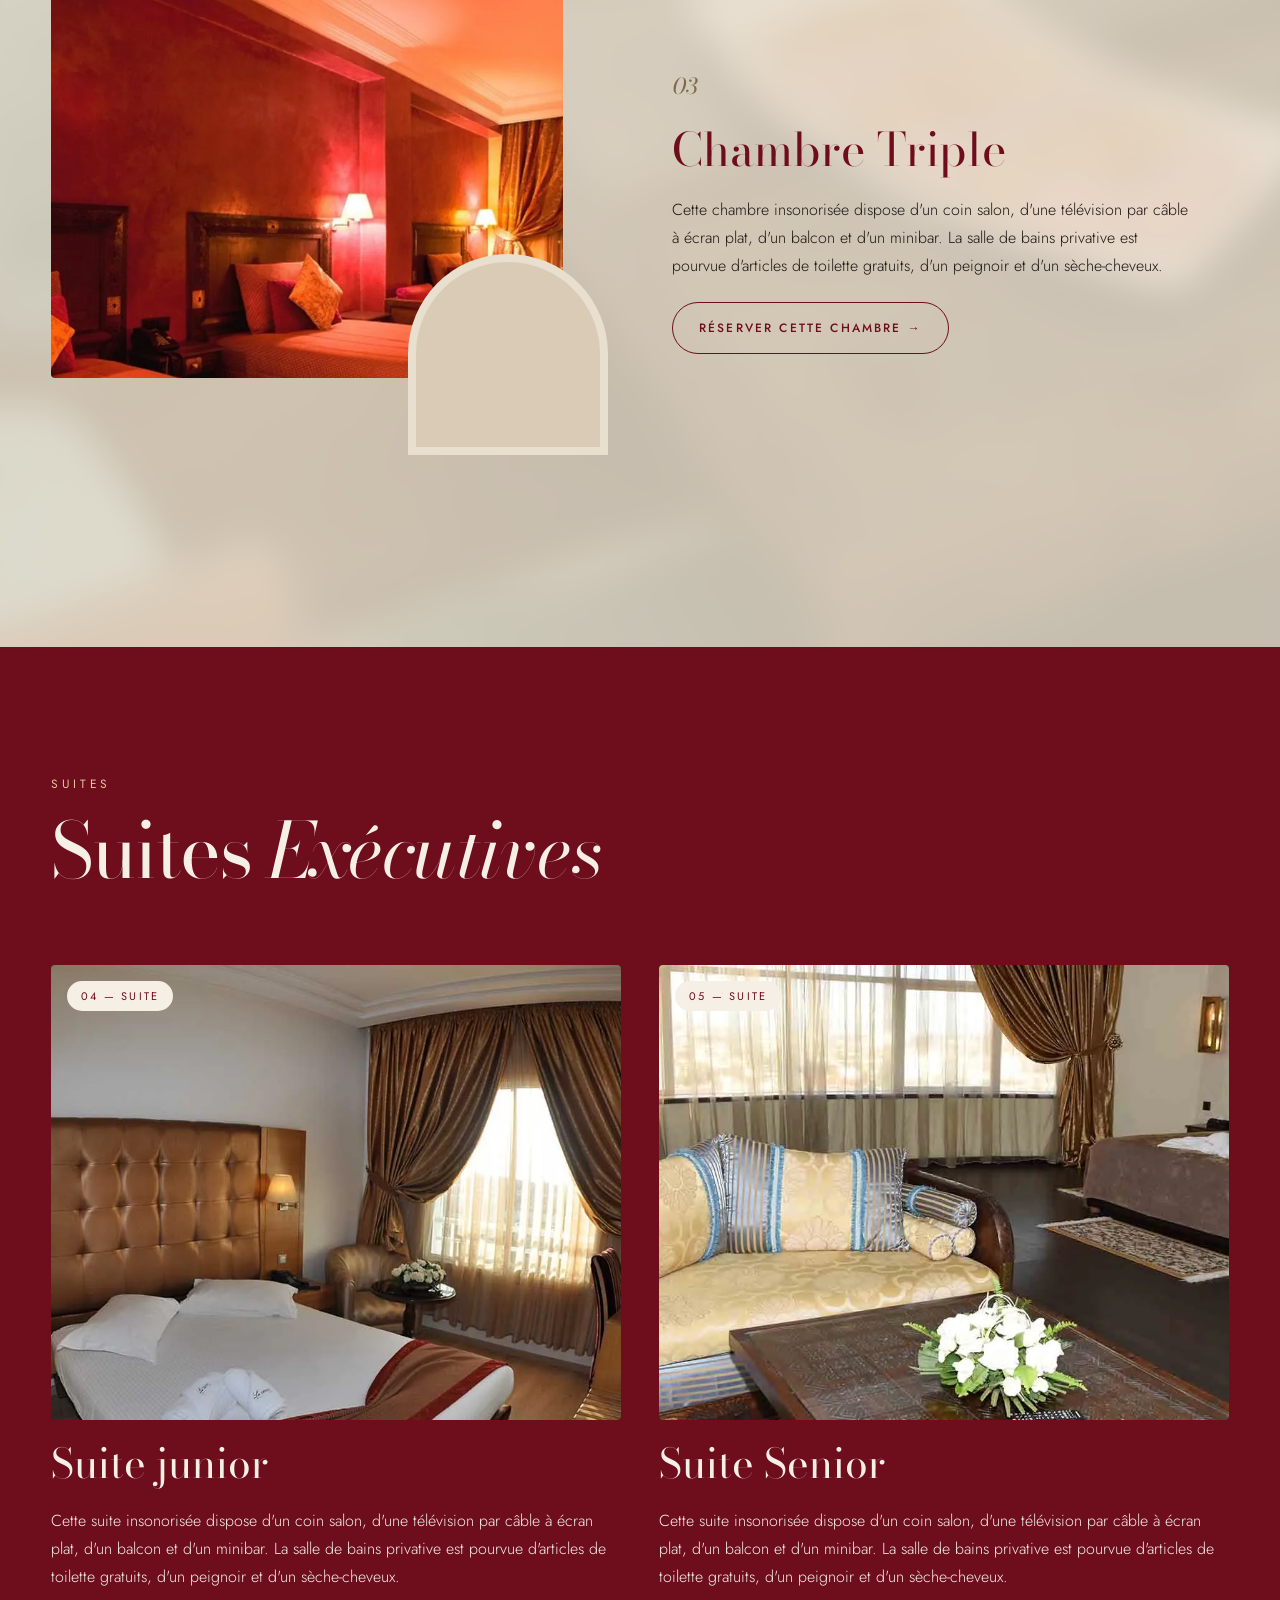
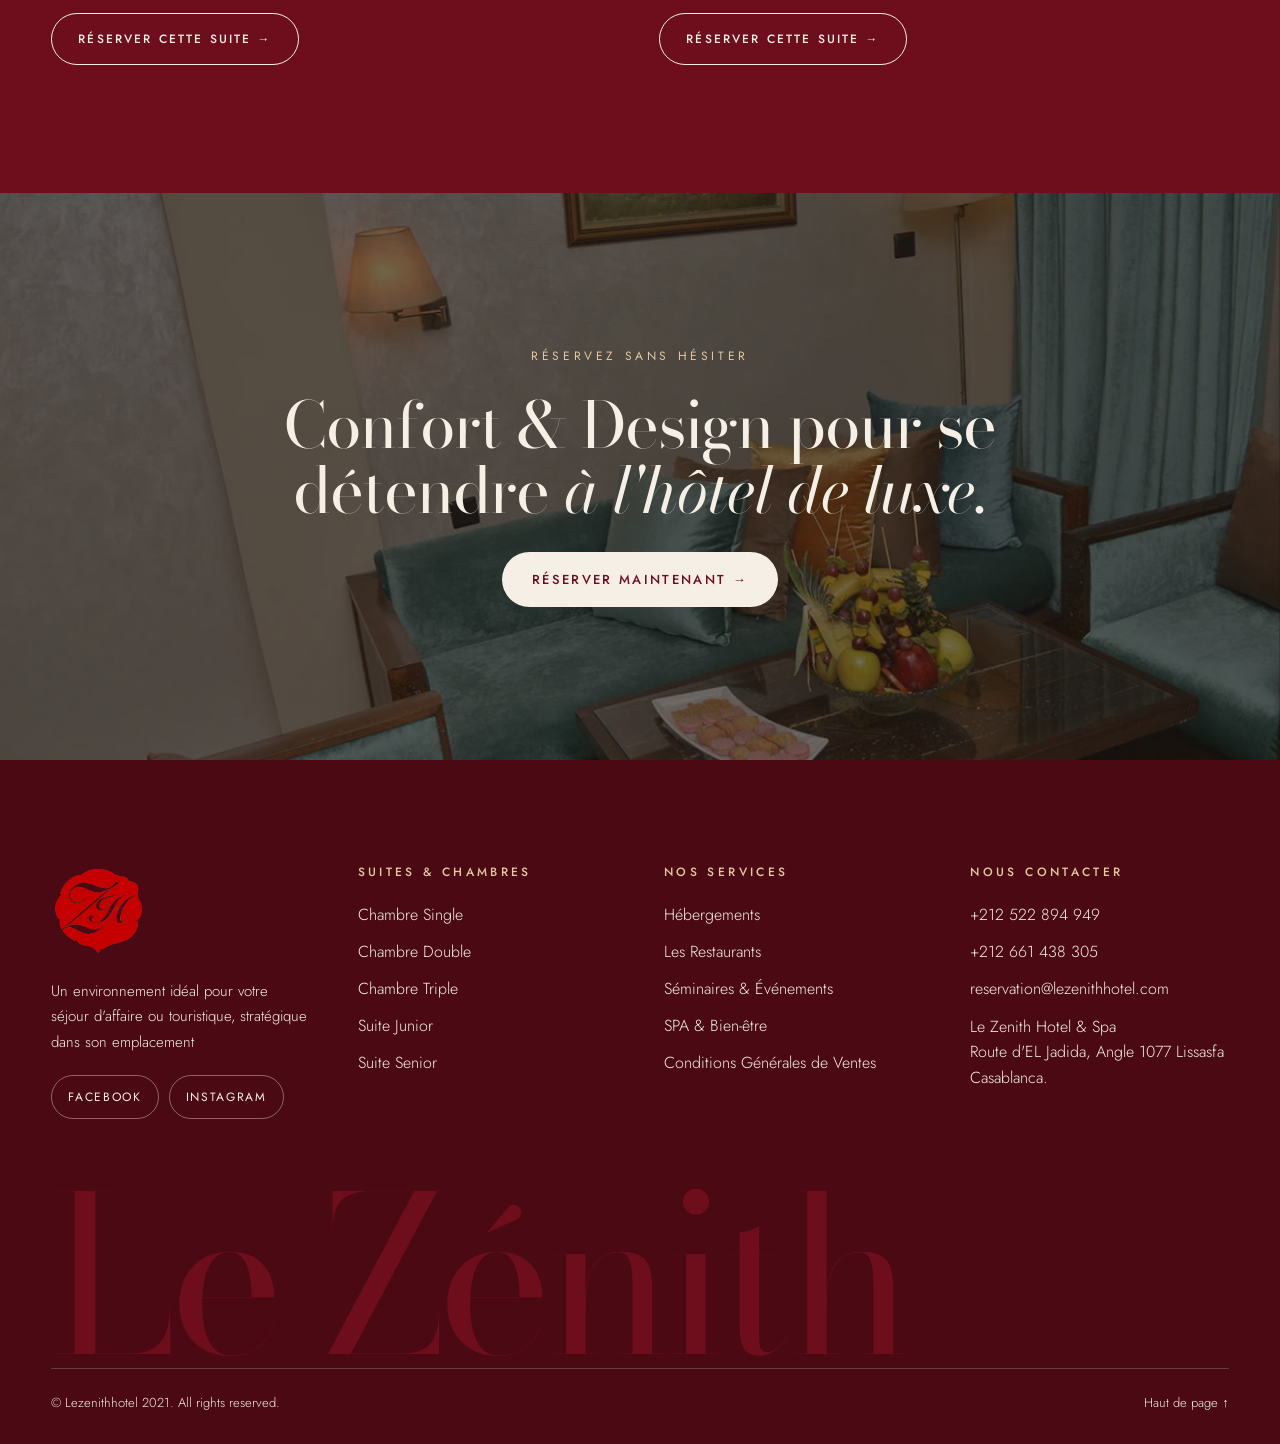
<file: docs/hebergements.html>
<!DOCTYPE html>
<html lang="fr">
<head>
<meta charset="utf-8">
<meta name="viewport" content="width=device-width, initial-scale=1">
<title>Hébergements — Le Zénith Hôtel &amp; Spa</title>
<meta name="description" content="Chambres single, double, triple et suites junior et senior au Zénith Hôtel &amp; Spa à Casablanca : confort, Wi-Fi gratuit, minibar et salle de bains privative.">
<link rel="canonical" href="https://mehdiennaciri1.github.io/zenith/hebergements.html">
<meta name="theme-color" content="#6e0d1c">
<meta property="og:type" content="website">
<meta property="og:locale" content="fr_FR">
<meta property="og:site_name" content="Le Zénith Hôtel &amp; Spa">
<meta property="og:title" content="Hébergements — Le Zénith Hôtel &amp; Spa">
<meta property="og:description" content="Chambres single, double, triple et suites junior et senior au Zénith Hôtel &amp; Spa à Casablanca : confort, Wi-Fi gratuit, minibar et salle de bains privative.">
<meta property="og:url" content="https://mehdiennaciri1.github.io/zenith/hebergements.html">
<meta property="og:image" content="https://mehdiennaciri1.github.io/zenith/img/og.jpg">
<meta name="twitter:card" content="summary_large_image">
<link rel="icon" href="favicon.ico?v=2" sizes="any">
<link rel="icon" type="image/png" sizes="32x32" href="img/favicon-32.png?v=2">
<link rel="icon" type="image/png" sizes="192x192" href="img/favicon.png?v=2">
<link rel="apple-touch-icon" href="img/logo-footer.png">
<link rel="preconnect" href="https://fonts.googleapis.com">
<link rel="preconnect" href="https://fonts.gstatic.com" crossorigin>
<link href="https://fonts.googleapis.com/css2?family=Bodoni+Moda:ital,opsz,wght@0,6..96,400;0,6..96,500;1,6..96,400&amp;family=Jost:wght@300;400;500&amp;display=swap" rel="stylesheet">
<link rel="stylesheet" href="css/zenith.css">
<script src="js/zenith-anim.js" defer></script>
<script src="js/zenith.js" defer></script>
</head>
<body>



<div style="position:relative;overflow-x:clip">

<header data-solid-after="0.6" data-header style="position:fixed;top:0;left:0;right:0;z-index:40;display:flex;align-items:center;justify-content:space-between;gap:24px;padding:18px clamp(20px,4vw,56px);transition:background .4s,box-shadow .4s,padding .4s">
  <a href="index.html" style="display:flex;align-items:center;gap:12px;color:#f5efe6">
    <img src="img/logo-footer.png" alt="Le Zénith" style="width:52px;height:52px;object-fit:contain;border-radius:6px">
    <span data-head-ink="1" style="font-family:'Bodoni Moda',serif;font-size:19px;letter-spacing:.02em;color:#f5efe6;transition:color .4s">Le Zénith</span>
  </a>
  <div class="z-wide" style="display:contents">
    <nav style="display:flex;gap:clamp(18px,2.2vw,34px);font-size:13px;letter-spacing:.14em;text-transform:uppercase">
      
        <a href="hebergements.html" data-head-ink="1" style="color:#f5efe6;transition:color .4s;padding-bottom:4px;border-bottom:1px solid currentColor" aria-current="page">Hébergements</a>
      
        <a href="restaurants.html" data-head-ink="1" style="color:#f5efe6;transition:color .4s;padding-bottom:4px;border-bottom:1px solid transparent">Restaurants</a>
      
        <a href="spa-bien-etre.html" data-head-ink="1" style="color:#f5efe6;transition:color .4s;padding-bottom:4px;border-bottom:1px solid transparent">Spa &amp; Bien-être</a>
      
        <a href="seminaires-evenements.html" data-head-ink="1" style="color:#f5efe6;transition:color .4s;padding-bottom:4px;border-bottom:1px solid transparent">Séminaires</a>
      
        <a href="reservation.html" data-head-ink="1" style="color:#f5efe6;transition:color .4s;padding-bottom:4px;border-bottom:1px solid transparent">Contact</a>
      
    </nav>
  </div>
  <div class="z-narrow" style="display:contents">
    <button data-menu-toggle data-head-ink="1" style="background:none;border:1px solid currentColor;color:#f5efe6;font:500 12px Jost,sans-serif;letter-spacing:.16em;text-transform:uppercase;padding:12px 18px;border-radius:999px;cursor:pointer;min-height:44px">Menu</button>
  </div>
</header>

<div class="z-menu" hidden>
  <div style="position:fixed;inset:0;z-index:45;background:#6e0d1c;color:#f5efe6;display:flex;flex-direction:column;padding:28px 24px;gap:8px">
    <button data-menu-toggle style="align-self:flex-end;background:none;border:1px solid #f5efe6;color:#f5efe6;font:500 12px Jost,sans-serif;letter-spacing:.16em;text-transform:uppercase;padding:12px 18px;border-radius:999px;min-height:44px">Fermer</button>
    <nav style="display:flex;flex-direction:column;gap:6px;margin-top:40px;font-family:'Bodoni Moda',serif;font-size:36px">
      <a href="index.html" style="color:#f5efe6;padding:6px 0">Accueil</a>
      
        <a href="hebergements.html" style="color:#f5efe6;padding:6px 0">Hébergements</a>
      
        <a href="restaurants.html" style="color:#f5efe6;padding:6px 0">Restaurants</a>
      
        <a href="spa-bien-etre.html" style="color:#f5efe6;padding:6px 0">Spa &amp; Bien-être</a>
      
        <a href="seminaires-evenements.html" style="color:#f5efe6;padding:6px 0">Séminaires</a>
      
        <a href="reservation.html" style="color:#f5efe6;padding:6px 0">Contact</a>
      
    </nav>
  </div>
</div>

<button data-book style="position:fixed;right:clamp(16px,3vw,40px);bottom:clamp(16px,3vw,40px);z-index:50;display:flex;align-items:center;gap:12px;padding:18px 28px;min-height:56px;border:0;border-radius:999px;background:#6e0d1c;color:#f5efe6;font:500 13px Jost,sans-serif;letter-spacing:.18em;text-transform:uppercase;cursor:pointer;box-shadow:0 14px 40px rgba(74,9,19,.35);transition:transform .3s,background .3s" class="zh1">
  <span style="width:8px;height:8px;border-radius:50%;background:#e2c9a0"></span>Réserver
</button>

<div data-close-book style="position:fixed;inset:0;z-index:60;background:rgba(28,21,18,.5);backdrop-filter:blur(3px);transition:opacity .45s;opacity:0;pointer-events:none"></div>
<aside aria-label="Réservation" style="position:fixed;top:0;right:0;bottom:0;z-index:70;width:min(100%,460px);background:#f5efe6;color:#1c1512;font-family:Jost,sans-serif;display:flex;flex-direction:column;padding:32px clamp(24px,4vw,40px);gap:28px;overflow-y:auto;transition:transform .6s cubic-bezier(.7,0,.2,1);transform:translateX(105%)">
  <div style="display:flex;justify-content:space-between;align-items:center">
    <span style="font-size:12px;letter-spacing:.3em;text-transform:uppercase;color:#7f6b48">Réservation</span>
    <button data-close-book style="background:none;border:1px solid #1c1512;color:#1c1512;font:500 12px Jost,sans-serif;letter-spacing:.16em;text-transform:uppercase;padding:12px 18px;border-radius:999px;cursor:pointer;min-height:44px">Fermer</button>
  </div>
  <h2 style="margin:0;font-family:'Bodoni Moda',serif;font-weight:400;font-size:44px;line-height:1;color:#6e0d1c">Votre séjour <em>au Zénith</em></h2>
  <div style="display:grid;grid-template-columns:1fr 1fr;gap:14px">
    <label style="display:flex;flex-direction:column;gap:8px;font-size:12px;letter-spacing:.14em;text-transform:uppercase;color:#5b4d43">Arrivée<input type="date" value="" data-date="in" style="font:400 16px Jost,sans-serif;padding:14px;border:1px solid #d9cbb5;border-radius:4px;background:#fff;color:#1c1512;min-height:52px"></label>
    <label style="display:flex;flex-direction:column;gap:8px;font-size:12px;letter-spacing:.14em;text-transform:uppercase;color:#5b4d43">Départ<input type="date" value="" data-date="out" style="font:400 16px Jost,sans-serif;padding:14px;border:1px solid #d9cbb5;border-radius:4px;background:#fff;color:#1c1512;min-height:52px"></label>
  </div>
  <div style="display:flex;flex-direction:column;border-top:1px solid #d9cbb5">
    
      <div style="display:flex;justify-content:space-between;align-items:center;padding:16px 0;border-bottom:1px solid #d9cbb5">
        <span style="font-size:16px">Chambres</span>
        <div style="display:flex;align-items:center;gap:16px">
          <button data-counter="rooms" data-step="-1" aria-label="Moins" style="width:44px;height:44px;border-radius:50%;border:1px solid #6e0d1c;background:transparent;color:#6e0d1c;font-size:18px;cursor:pointer">−</button>
          <span style="min-width:20px;text-align:center;font-family:'Bodoni Moda',serif;font-size:22px">1</span>
          <button data-counter="rooms" data-step="1" aria-label="Plus" style="width:44px;height:44px;border-radius:50%;border:1px solid #6e0d1c;background:transparent;color:#6e0d1c;font-size:18px;cursor:pointer">+</button>
        </div>
      </div>
    
      <div style="display:flex;justify-content:space-between;align-items:center;padding:16px 0;border-bottom:1px solid #d9cbb5">
        <span style="font-size:16px">Adultes</span>
        <div style="display:flex;align-items:center;gap:16px">
          <button data-counter="adults" data-step="-1" aria-label="Moins" style="width:44px;height:44px;border-radius:50%;border:1px solid #6e0d1c;background:transparent;color:#6e0d1c;font-size:18px;cursor:pointer">−</button>
          <span style="min-width:20px;text-align:center;font-family:'Bodoni Moda',serif;font-size:22px">2</span>
          <button data-counter="adults" data-step="1" aria-label="Plus" style="width:44px;height:44px;border-radius:50%;border:1px solid #6e0d1c;background:transparent;color:#6e0d1c;font-size:18px;cursor:pointer">+</button>
        </div>
      </div>
    
      <div style="display:flex;justify-content:space-between;align-items:center;padding:16px 0;border-bottom:1px solid #d9cbb5">
        <span style="font-size:16px">Enfants</span>
        <div style="display:flex;align-items:center;gap:16px">
          <button data-counter="children" data-step="-1" aria-label="Moins" style="width:44px;height:44px;border-radius:50%;border:1px solid #6e0d1c;background:transparent;color:#6e0d1c;font-size:18px;cursor:pointer">−</button>
          <span style="min-width:20px;text-align:center;font-family:'Bodoni Moda',serif;font-size:22px">0</span>
          <button data-counter="children" data-step="1" aria-label="Plus" style="width:44px;height:44px;border-radius:50%;border:1px solid #6e0d1c;background:transparent;color:#6e0d1c;font-size:18px;cursor:pointer">+</button>
        </div>
      </div>
    
  </div>
  <a href="https://le-zenith-hotel-spa.hotelrunner.com/bv3/search" target="_blank" style="display:flex;justify-content:center;align-items:center;gap:12px;padding:20px;border-radius:999px;background:#6e0d1c;color:#f5efe6;font-size:13px;letter-spacing:.18em;text-transform:uppercase;transition:background .3s" class="zh2">Réservez maintenant →</a>
  <div style="margin-top:auto;display:flex;flex-direction:column;gap:6px;font-size:14px;font-weight:300;color:#5b4d43">
    <span>Une question ? <a href="tel:+212522894949" style="color:#6e0d1c">+212 522 894 949</a></span>
    <a href="mailto:reservation@lezenithhotel.com" style="color:#6e0d1c">reservation@lezenithhotel.com</a>
  </div>
</aside>
<main id="main">

<section id="top" data-screen-label="Hero" style="position:relative;height:100vh;min-height:620px;overflow:hidden;background:#1c1512;color:#f5efe6">
  <div data-parallax="0.35" style="position:absolute;left:0;right:0;top:-12%;height:124%"><img src="img/room-senior-3.webp" alt="Suite Senior" style="width:100%;height:100%;object-fit:cover"></div>
  <div style="position:absolute;inset:0;background:linear-gradient(180deg,rgba(28,21,18,.5) 0%,rgba(28,21,18,.05) 40%,rgba(28,21,18,.75) 100%)"></div>
  <div style="position:absolute;left:clamp(20px,4vw,56px);right:clamp(20px,4vw,56px);bottom:clamp(36px,7vh,80px);display:flex;flex-wrap:wrap;align-items:flex-end;justify-content:space-between;gap:32px">
    <div>
      <div style="overflow:hidden"><p data-line="0" style="margin:0 0 18px;font-size:13px;letter-spacing:.32em;text-transform:uppercase"><a href="index.html" style="color:#f5efe6">Accueil</a> — Chambres &amp; Suites</p></div>
      <h1 style="margin:0;font-family:'Bodoni Moda',serif;font-weight:400;font-size:clamp(52px,9vw,140px);line-height:.92;letter-spacing:-.02em"><span style="display:block;overflow:hidden;padding-bottom:.06em"><span data-line="1" style="display:block"><em>Hébergements</em></span></span></h1>
    </div>
    <div style="overflow:hidden;display:flex;gap:10px;flex-wrap:wrap" data-line="2">
      <a href="#chambres" style="padding:12px 20px;border:1px solid rgba(245,239,230,.6);border-radius:999px;color:#f5efe6;font-size:12px;letter-spacing:.18em;text-transform:uppercase" class="zh8">Chambres</a>
      <a href="#suites" style="padding:12px 20px;border:1px solid rgba(245,239,230,.6);border-radius:999px;color:#f5efe6;font-size:12px;letter-spacing:.18em;text-transform:uppercase" class="zh8">Suites</a>
    </div>
  </div>
</section>

<section data-screen-label="Introduction" style="position:relative;isolation:isolate;padding:clamp(80px,11vw,150px) clamp(20px,4vw,56px);max-width:1100px;margin:0 auto;text-align:center">
  <div aria-hidden="true" style="position:absolute;top:0;bottom:0;left:50%;width:100vw;transform:translateX(-50%);z-index:-1;overflow:hidden;pointer-events:none"><img loading="lazy" decoding="async" src="img/room-junior-2.webp" alt="" style="width:100%;height:100%;object-fit:cover;filter:blur(16px) saturate(.9);transform:scale(1.12)"><div style="position:absolute;inset:0;background:rgba(245,239,230,.85)"></div></div>
  <p data-reveal="" style="margin:0 0 22px;font-size:12px;letter-spacing:.3em;text-transform:uppercase;color:#7f6b48">Le Zénith Hôtel</p>
  <h2 data-reveal="" style="margin:0 0 32px;font-family:'Bodoni Moda',serif;font-weight:400;font-size:clamp(38px,5vw,72px);line-height:1.02;letter-spacing:-.015em;color:#6e0d1c;text-wrap:balance">Un hôtel de luxe unique <em>à Casablanca</em></h2>
  <p data-reveal="" style="margin:0 auto;max-width:760px;font-size:18px;line-height:1.75;font-weight:300;text-wrap:pretty">Élégantes et confortables, nos luxueuses chambres déploient avec raffinement l’atmosphère envoûtante de Le Zenith Hotel. Dans chacune d’entre-elles, les plafonds en Zouac et les Moucharabieh se mêlent avec délicatesse à un style contemporain et chaleureux.</p>
</section>

<section id="chambres" data-screen-label="Chambres Deluxe" style="position:relative;isolation:isolate;background:#e9dfcf;padding:clamp(80px,10vw,140px) clamp(20px,4vw,56px)">
  <div aria-hidden="true" style="position:absolute;top:0;bottom:0;left:50%;width:100vw;transform:translateX(-50%);z-index:-1;overflow:hidden;pointer-events:none"><img loading="lazy" decoding="async" src="img/room-double-2.webp" alt="" style="width:100%;height:100%;object-fit:cover;filter:blur(16px) saturate(.9);transform:scale(1.12)"><div style="position:absolute;inset:0;background:rgba(233,223,207,.84)"></div></div>
  <div style="max-width:1440px;margin:0 auto">
    <div style="display:grid;grid-template-columns:repeat(auto-fit,minmax(min(100%,420px),1fr));gap:32px;align-items:end;margin-bottom:clamp(48px,6vw,88px)">
      <div>
        <p data-reveal="" style="margin:0 0 20px;font-size:12px;letter-spacing:.3em;text-transform:uppercase;color:#7f6b48">Chambres</p>
        <h2 data-reveal="" style="margin:0;font-family:'Bodoni Moda',serif;font-weight:400;font-size:clamp(44px,6vw,92px);line-height:.98;letter-spacing:-.02em;color:#6e0d1c">Chambres <em>Deluxe</em></h2>
      </div>
      <p data-reveal="" style="margin:0;max-width:520px;font-size:16px;line-height:1.75;font-weight:300;text-wrap:pretty">Situées au centre de l’hôtel, les 3 Chambres et 2 Suites Prestige offrent une vue panoramique depuis leurs terrasses sur les jardins luxuriants et les montagnes enneigées de l’Atlas.</p>
    </div>
    
      <article id="single" style="display:grid;grid-template-columns:repeat(auto-fit,minmax(min(100%,420px),1fr));gap:clamp(32px,5vw,80px);align-items:center;padding:clamp(40px,5vw,72px) 0;border-top:1px solid #d1c1a8">
        <div style="position:relative;order:0;padding-bottom:clamp(40px,6vw,80px)">
          <div data-reveal="" style="position:relative;aspect-ratio:5/4;overflow:hidden;border-radius:4px;background:#d9cbb5;width:92%">
            <div data-parallax="0.1" style="position:absolute;left:0;right:0;top:-10%;height:120%"><img loading="lazy" decoding="async" src="img/room-single.webp" alt="Chambre single" style="width:100%;height:100%;object-fit:cover"></div>
          </div>
          <div data-reveal="" style="position:absolute;right:0;bottom:0;width:36%;aspect-ratio:1/1;overflow:hidden;border-radius:999px 999px 4px 4px;border:8px solid #e9dfcf;background:#d9cbb5"><img loading="lazy" decoding="async" src="img/room-single-2.webp" alt="" style="width:100%;height:100%;object-fit:cover"></div>
        </div>
        <div data-reveal="" style="display:flex;flex-direction:column;gap:22px;max-width:520px">
          <span style="font-family:'Bodoni Moda',serif;font-style:italic;font-size:22px;color:#7f6b48">01</span>
          <h3 style="margin:0;font-family:'Bodoni Moda',serif;font-weight:400;font-size:clamp(32px,3.6vw,52px);line-height:1.05;color:#6e0d1c">Chambre single</h3>
          <p style="margin:0;font-size:16px;line-height:1.75;font-weight:300;text-wrap:pretty">Cette chambre climatisée dispose d'une connexion Wi-Fi gratuite, d'une télévision à écran plat et d'un minibar. Elle est pourvue d'une salle de bains privative avec des articles de toilette gratuits, un peignoir et une douche.</p>
          <button data-book style="align-self:flex-start;display:inline-flex;align-items:center;gap:12px;padding:16px 26px;border-radius:999px;border:1px solid #6e0d1c;background:transparent;color:#6e0d1c;font:500 12px Jost,sans-serif;letter-spacing:.18em;text-transform:uppercase;cursor:pointer;transition:background .3s,color .3s" class="zh3">Réserver cette chambre →</button>
        </div>
      </article>
    
      <article id="double" style="display:grid;grid-template-columns:repeat(auto-fit,minmax(min(100%,420px),1fr));gap:clamp(32px,5vw,80px);align-items:center;padding:clamp(40px,5vw,72px) 0;border-top:1px solid #d1c1a8">
        <div style="position:relative;order:var(--zo);padding-bottom:clamp(40px,6vw,80px)">
          <div data-reveal="" style="position:relative;aspect-ratio:5/4;overflow:hidden;border-radius:4px;background:#d9cbb5;width:92%">
            <div data-parallax="0.1" style="position:absolute;left:0;right:0;top:-10%;height:120%"><img loading="lazy" decoding="async" src="img/room-double.webp" alt="Chambre Double ou Lits Jumeaux Supérieure" style="width:100%;height:100%;object-fit:cover"></div>
          </div>
          <div data-reveal="" style="position:absolute;right:0;bottom:0;width:36%;aspect-ratio:1/1;overflow:hidden;border-radius:999px 999px 4px 4px;border:8px solid #e9dfcf;background:#d9cbb5"><img loading="lazy" decoding="async" src="img/room-double-2.webp" alt="" style="width:100%;height:100%;object-fit:cover"></div>
        </div>
        <div data-reveal="" style="display:flex;flex-direction:column;gap:22px;max-width:520px">
          <span style="font-family:'Bodoni Moda',serif;font-style:italic;font-size:22px;color:#7f6b48">02</span>
          <h3 style="margin:0;font-family:'Bodoni Moda',serif;font-weight:400;font-size:clamp(32px,3.6vw,52px);line-height:1.05;color:#6e0d1c">Chambre Double ou Lits Jumeaux Supérieure</h3>
          <p style="margin:0;font-size:16px;line-height:1.75;font-weight:300;text-wrap:pretty">Cette chambre climatisée dispose d'une connexion Wi-Fi gratuite, d'une télévision à écran plat et d'un minibar. Elle est pourvue d'une salle de bains privative avec des articles de toilette gratuits, un peignoir et une douche.</p>
          <button data-book style="align-self:flex-start;display:inline-flex;align-items:center;gap:12px;padding:16px 26px;border-radius:999px;border:1px solid #6e0d1c;background:transparent;color:#6e0d1c;font:500 12px Jost,sans-serif;letter-spacing:.18em;text-transform:uppercase;cursor:pointer;transition:background .3s,color .3s" class="zh3">Réserver cette chambre →</button>
        </div>
      </article>
    
      <article id="triple" style="display:grid;grid-template-columns:repeat(auto-fit,minmax(min(100%,420px),1fr));gap:clamp(32px,5vw,80px);align-items:center;padding:clamp(40px,5vw,72px) 0;border-top:1px solid #d1c1a8">
        <div style="position:relative;order:0;padding-bottom:clamp(40px,6vw,80px)">
          <div data-reveal="" style="position:relative;aspect-ratio:5/4;overflow:hidden;border-radius:4px;background:#d9cbb5;width:92%">
            <div data-parallax="0.1" style="position:absolute;left:0;right:0;top:-10%;height:120%"><img loading="lazy" decoding="async" src="img/room-triple.webp" alt="Chambre Triple" style="width:100%;height:100%;object-fit:cover"></div>
          </div>
          <div data-reveal="" style="position:absolute;right:0;bottom:0;width:36%;aspect-ratio:1/1;overflow:hidden;border-radius:999px 999px 4px 4px;border:8px solid #e9dfcf;background:#d9cbb5"><img loading="lazy" decoding="async" src="img/room-triple-2.webp" alt="" style="width:100%;height:100%;object-fit:cover"></div>
        </div>
        <div data-reveal="" style="display:flex;flex-direction:column;gap:22px;max-width:520px">
          <span style="font-family:'Bodoni Moda',serif;font-style:italic;font-size:22px;color:#7f6b48">03</span>
          <h3 style="margin:0;font-family:'Bodoni Moda',serif;font-weight:400;font-size:clamp(32px,3.6vw,52px);line-height:1.05;color:#6e0d1c">Chambre Triple</h3>
          <p style="margin:0;font-size:16px;line-height:1.75;font-weight:300;text-wrap:pretty">Cette chambre insonorisée dispose d'un coin salon, d'une télévision par câble à écran plat, d'un balcon et d'un minibar. La salle de bains privative est pourvue d'articles de toilette gratuits, d'un peignoir et d'un sèche-cheveux.</p>
          <button data-book style="align-self:flex-start;display:inline-flex;align-items:center;gap:12px;padding:16px 26px;border-radius:999px;border:1px solid #6e0d1c;background:transparent;color:#6e0d1c;font:500 12px Jost,sans-serif;letter-spacing:.18em;text-transform:uppercase;cursor:pointer;transition:background .3s,color .3s" class="zh3">Réserver cette chambre →</button>
        </div>
      </article>
    
  </div>
</section>

<section id="suites" data-screen-label="Suites Exécutives" style="background:#6e0d1c;color:#f5efe6;padding:clamp(80px,10vw,140px) clamp(20px,4vw,56px)">
  <div style="max-width:1440px;margin:0 auto">
    <div style="margin-bottom:clamp(48px,6vw,88px)">
      <p data-reveal="" style="margin:0 0 20px;font-size:12px;letter-spacing:.3em;text-transform:uppercase;color:#e2c9a0">Suites</p>
      <h2 data-reveal="" style="margin:0;font-family:'Bodoni Moda',serif;font-weight:400;font-size:clamp(44px,6vw,92px);line-height:.98;letter-spacing:-.02em">Suites <em>Exécutives</em></h2>
    </div>
    <div style="display:grid;grid-template-columns:repeat(auto-fit,minmax(min(100%,460px),1fr));gap:clamp(24px,3vw,48px)">
      
        <article id="junior" data-reveal="" style="display:flex;flex-direction:column;gap:22px">
          <div style="position:relative;aspect-ratio:5/4;overflow:hidden;border-radius:4px;background:#4a0913">
            <div data-parallax="0.08" style="position:absolute;left:0;right:0;top:-10%;height:120%"><img loading="lazy" decoding="async" src="img/room-junior.webp" alt="Suite junior" style="width:100%;height:100%;object-fit:cover"></div>
            <span style="position:absolute;top:16px;left:16px;padding:7px 14px;border-radius:999px;background:#f5efe6;font-size:11px;letter-spacing:.2em;text-transform:uppercase;color:#6e0d1c">04 — Suite</span>
          </div>
          <h3 style="margin:0;font-family:'Bodoni Moda',serif;font-weight:400;font-size:clamp(32px,3.2vw,48px);line-height:1.05">Suite junior</h3>
          <p style="margin:0;font-size:16px;line-height:1.75;font-weight:300;text-wrap:pretty">Cette suite insonorisée dispose d'un coin salon, d'une télévision par câble à écran plat, d'un balcon et d'un minibar. La salle de bains privative est pourvue d'articles de toilette gratuits, d'un peignoir et d'un sèche-cheveux.</p>
          <button data-book style="align-self:flex-start;display:inline-flex;align-items:center;gap:12px;padding:16px 26px;border-radius:999px;border:1px solid #f5efe6;background:transparent;color:#f5efe6;font:500 12px Jost,sans-serif;letter-spacing:.18em;text-transform:uppercase;cursor:pointer;transition:background .3s,color .3s" class="zh8">Réserver cette suite →</button>
        </article>
      
        <article id="senior" data-reveal="" style="display:flex;flex-direction:column;gap:22px">
          <div style="position:relative;aspect-ratio:5/4;overflow:hidden;border-radius:4px;background:#4a0913">
            <div data-parallax="0.08" style="position:absolute;left:0;right:0;top:-10%;height:120%"><img loading="lazy" decoding="async" src="img/room-senior.webp" alt="Suite Senior" style="width:100%;height:100%;object-fit:cover"></div>
            <span style="position:absolute;top:16px;left:16px;padding:7px 14px;border-radius:999px;background:#f5efe6;font-size:11px;letter-spacing:.2em;text-transform:uppercase;color:#6e0d1c">05 — Suite</span>
          </div>
          <h3 style="margin:0;font-family:'Bodoni Moda',serif;font-weight:400;font-size:clamp(32px,3.2vw,48px);line-height:1.05">Suite Senior</h3>
          <p style="margin:0;font-size:16px;line-height:1.75;font-weight:300;text-wrap:pretty">Cette suite insonorisée dispose d'un coin salon, d'une télévision par câble à écran plat, d'un balcon et d'un minibar. La salle de bains privative est pourvue d'articles de toilette gratuits, d'un peignoir et d'un sèche-cheveux.</p>
          <button data-book style="align-self:flex-start;display:inline-flex;align-items:center;gap:12px;padding:16px 26px;border-radius:999px;border:1px solid #f5efe6;background:transparent;color:#f5efe6;font:500 12px Jost,sans-serif;letter-spacing:.18em;text-transform:uppercase;cursor:pointer;transition:background .3s,color .3s" class="zh8">Réserver cette suite →</button>
        </article>
      
    </div>
  </div>
</section>

<section data-screen-label="Réserver" style="position:relative;overflow:hidden;background:#1c1512;color:#f5efe6;padding:clamp(96px,12vw,170px) clamp(20px,4vw,56px);text-align:center">
  <div data-parallax="0.15" style="position:absolute;left:0;right:0;top:-15%;height:130%;opacity:.38"><img loading="lazy" decoding="async" src="img/room-double-2.webp" alt="" style="width:100%;height:100%;object-fit:cover"></div>
  <div style="position:relative;max-width:900px;margin:0 auto;display:flex;flex-direction:column;align-items:center;gap:28px">
    <p data-reveal="" style="margin:0;font-size:12px;letter-spacing:.3em;text-transform:uppercase;color:#e2c9a0">Réservez Sans Hésiter</p>
    <h2 data-reveal="" style="margin:0;font-family:'Bodoni Moda',serif;font-weight:400;font-size:clamp(38px,5vw,72px);line-height:1.02;letter-spacing:-.015em;text-wrap:balance">Confort &amp; Design pour se détendre <em>à l'hôtel de luxe.</em></h2>
    <button data-reveal="" data-book style="display:inline-flex;align-items:center;gap:14px;padding:18px 30px;border-radius:999px;border:0;background:#f5efe6;color:#6e0d1c;font:500 13px Jost,sans-serif;letter-spacing:.18em;text-transform:uppercase;cursor:pointer" class="zh7">Réserver maintenant →</button>
  </div>
</section>

</main>
<footer data-screen-label="Footer" style="background:#4a0913;color:#f5efe6;font-family:Jost,sans-serif;padding:clamp(64px,8vw,112px) clamp(20px,4vw,56px) 32px">
  <div style="max-width:1440px;margin:0 auto">
    <div style="display:grid;grid-template-columns:repeat(auto-fit,minmax(min(100%,220px),1fr));gap:48px;padding-bottom:64px">
      <div style="display:flex;flex-direction:column;gap:20px">
        <img loading="lazy" decoding="async" src="img/logo-footer.png" alt="Lezenithhotel" style="width:96px;height:96px;object-fit:contain">
        <p style="margin:0;font-size:15px;line-height:1.7;font-weight:300;max-width:300px">Un environnement idéal pour votre séjour d'affaire ou touristique, stratégique dans son emplacement</p>
        <div style="display:flex;gap:10px">
          <a href="https://www.facebook.com/lezenithhotel/" target="_blank" style="display:flex;align-items:center;justify-content:center;height:44px;padding:0 16px;border:1px solid rgba(245,239,230,.4);border-radius:999px;color:#f5efe6;font-size:12px;letter-spacing:.14em;text-transform:uppercase;transition:background .3s" class="zh3">Facebook</a>
          <a href="https://www.instagram.com/lezenithhotelandspa/" target="_blank" style="display:flex;align-items:center;justify-content:center;height:44px;padding:0 16px;border:1px solid rgba(245,239,230,.4);border-radius:999px;color:#f5efe6;font-size:12px;letter-spacing:.14em;text-transform:uppercase;transition:background .3s" class="zh3">Instagram</a>
        </div>
      </div>
      <div style="display:flex;flex-direction:column;gap:14px">
        <h3 style="margin:0 0 8px;font-size:12px;letter-spacing:.28em;text-transform:uppercase;font-weight:500;color:#e2c9a0">Suites &amp; Chambres</h3>
        <a href="hebergements.html#single" style="color:#f5efe6;font-weight:300" class="zh4">Chambre Single</a>
        <a href="hebergements.html#double" style="color:#f5efe6;font-weight:300" class="zh4">Chambre Double</a>
        <a href="hebergements.html#triple" style="color:#f5efe6;font-weight:300" class="zh4">Chambre Triple</a>
        <a href="hebergements.html#junior" style="color:#f5efe6;font-weight:300" class="zh4">Suite Junior</a>
        <a href="hebergements.html#senior" style="color:#f5efe6;font-weight:300" class="zh4">Suite Senior</a>
      </div>
      <div style="display:flex;flex-direction:column;gap:14px">
        <h3 style="margin:0 0 8px;font-size:12px;letter-spacing:.28em;text-transform:uppercase;font-weight:500;color:#e2c9a0">Nos Services</h3>
        <a href="hebergements.html" style="color:#f5efe6;font-weight:300" class="zh4">Hébergements</a>
        <a href="restaurants.html" style="color:#f5efe6;font-weight:300" class="zh4">Les Restaurants</a>
        <a href="seminaires-evenements.html" style="color:#f5efe6;font-weight:300" class="zh4">Séminaires &amp; Événements</a>
        <a href="spa-bien-etre.html" style="color:#f5efe6;font-weight:300" class="zh4">SPA &amp; Bien-être</a>
        <a href="conditions-generales-de-ventes.html" style="color:#f5efe6;font-weight:300" class="zh4">Conditions Générales de Ventes</a>
      </div>
      <div style="display:flex;flex-direction:column;gap:14px">
        <h3 style="margin:0 0 8px;font-size:12px;letter-spacing:.28em;text-transform:uppercase;font-weight:500;color:#e2c9a0">Nous Contacter</h3>
        <a href="tel:+212522894949" style="color:#f5efe6;font-weight:300" class="zh4">+212 522 894 949</a>
        <a href="tel:+212661438305" style="color:#f5efe6;font-weight:300" class="zh4">+212 661 438 305</a>
        <a href="mailto:reservation@lezenithhotel.com" style="color:#f5efe6;font-weight:300;word-break:break-all" class="zh4">reservation@lezenithhotel.com</a>
        <p style="margin:0;font-weight:300;line-height:1.6">Le Zenith Hotel &amp; Spa<br>Route d'EL Jadida, Angle 1077 Lissasfa Casablanca.</p>
      </div>
    </div>
    <div data-reveal="" style="font-family:'Bodoni Moda',serif;font-size:clamp(64px,17vw,260px);line-height:.85;letter-spacing:-.03em;color:#6e0d1c;white-space:nowrap;overflow:hidden">Le Zénith</div>
    <div style="display:flex;flex-wrap:wrap;justify-content:space-between;gap:16px;padding-top:24px;border-top:1px solid rgba(245,239,230,.2);font-size:13px;font-weight:300">
      <span>© Lezenithhotel 2021. All rights reserved.</span>
      <a href="#top" style="color:#f5efe6" class="zh4">Haut de page ↑</a>
    </div>
  </div>
</footer>

</div>

</body>
</html>
</file>
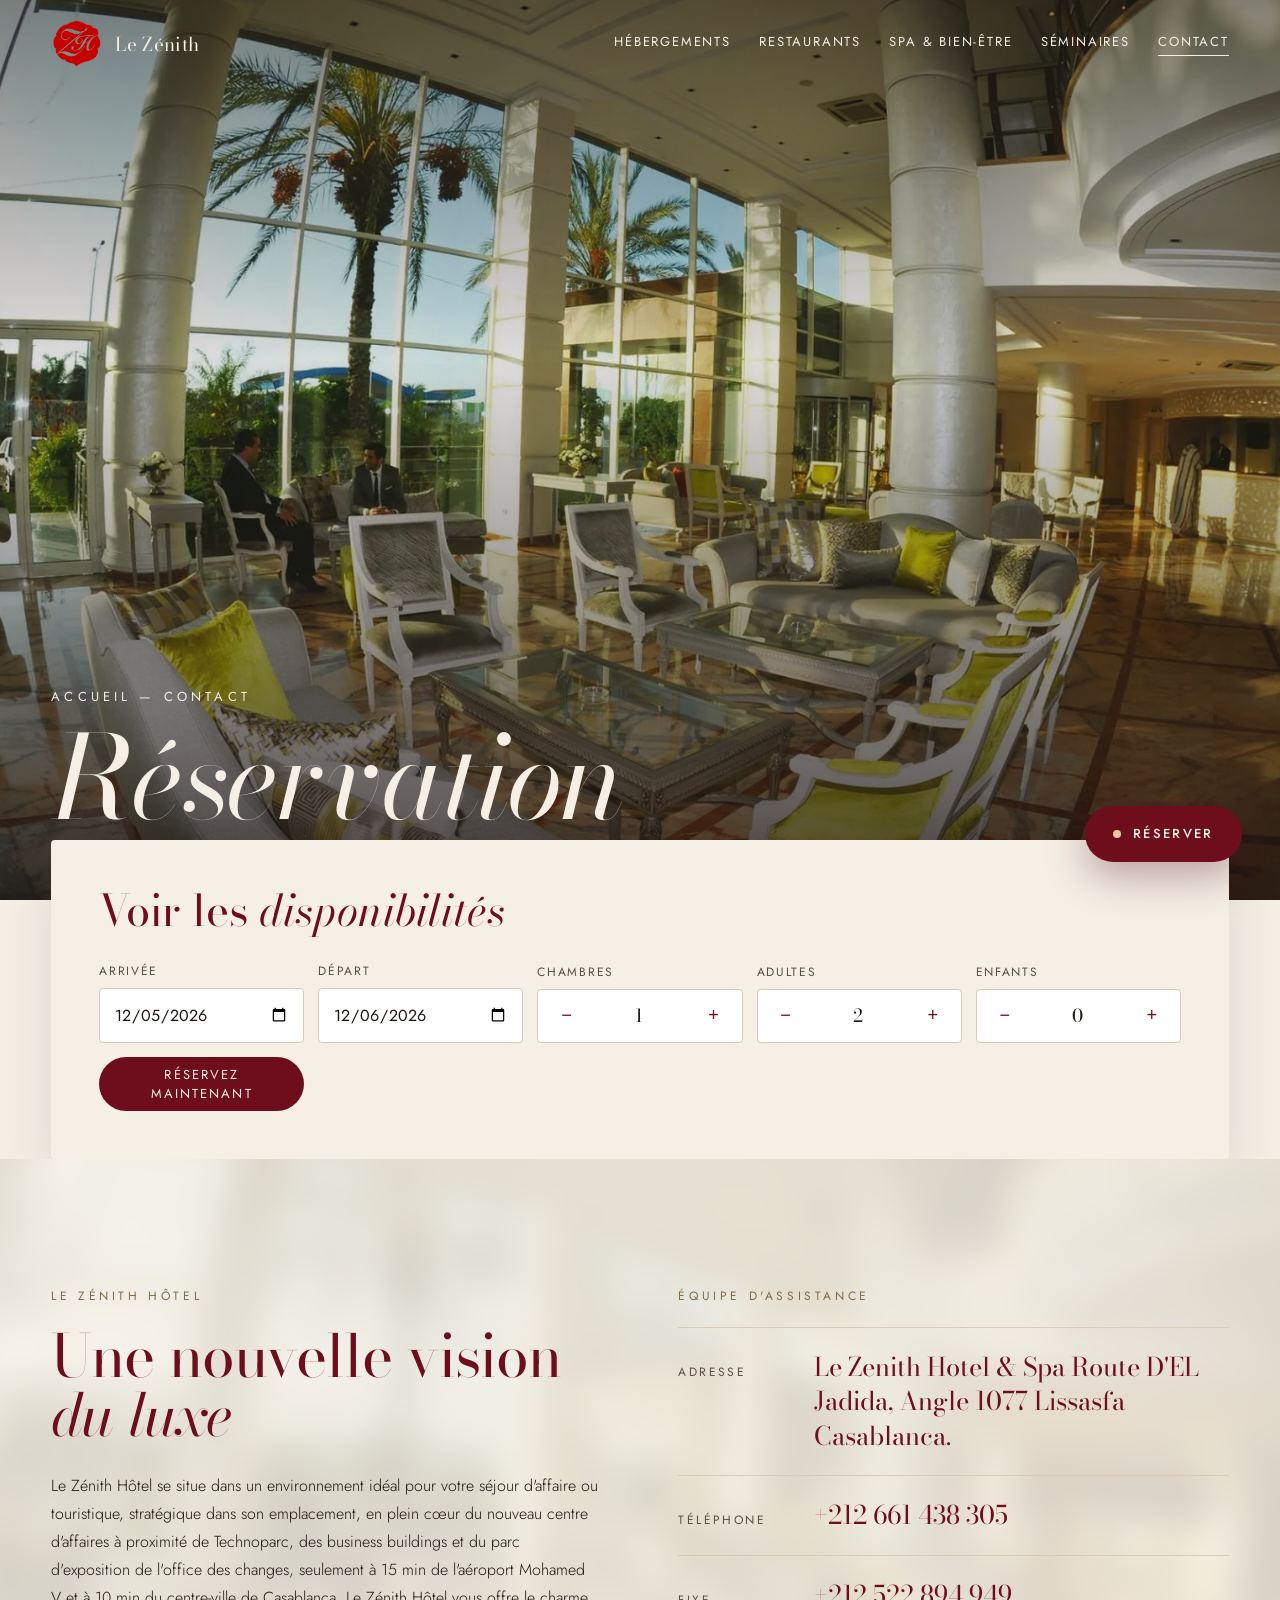
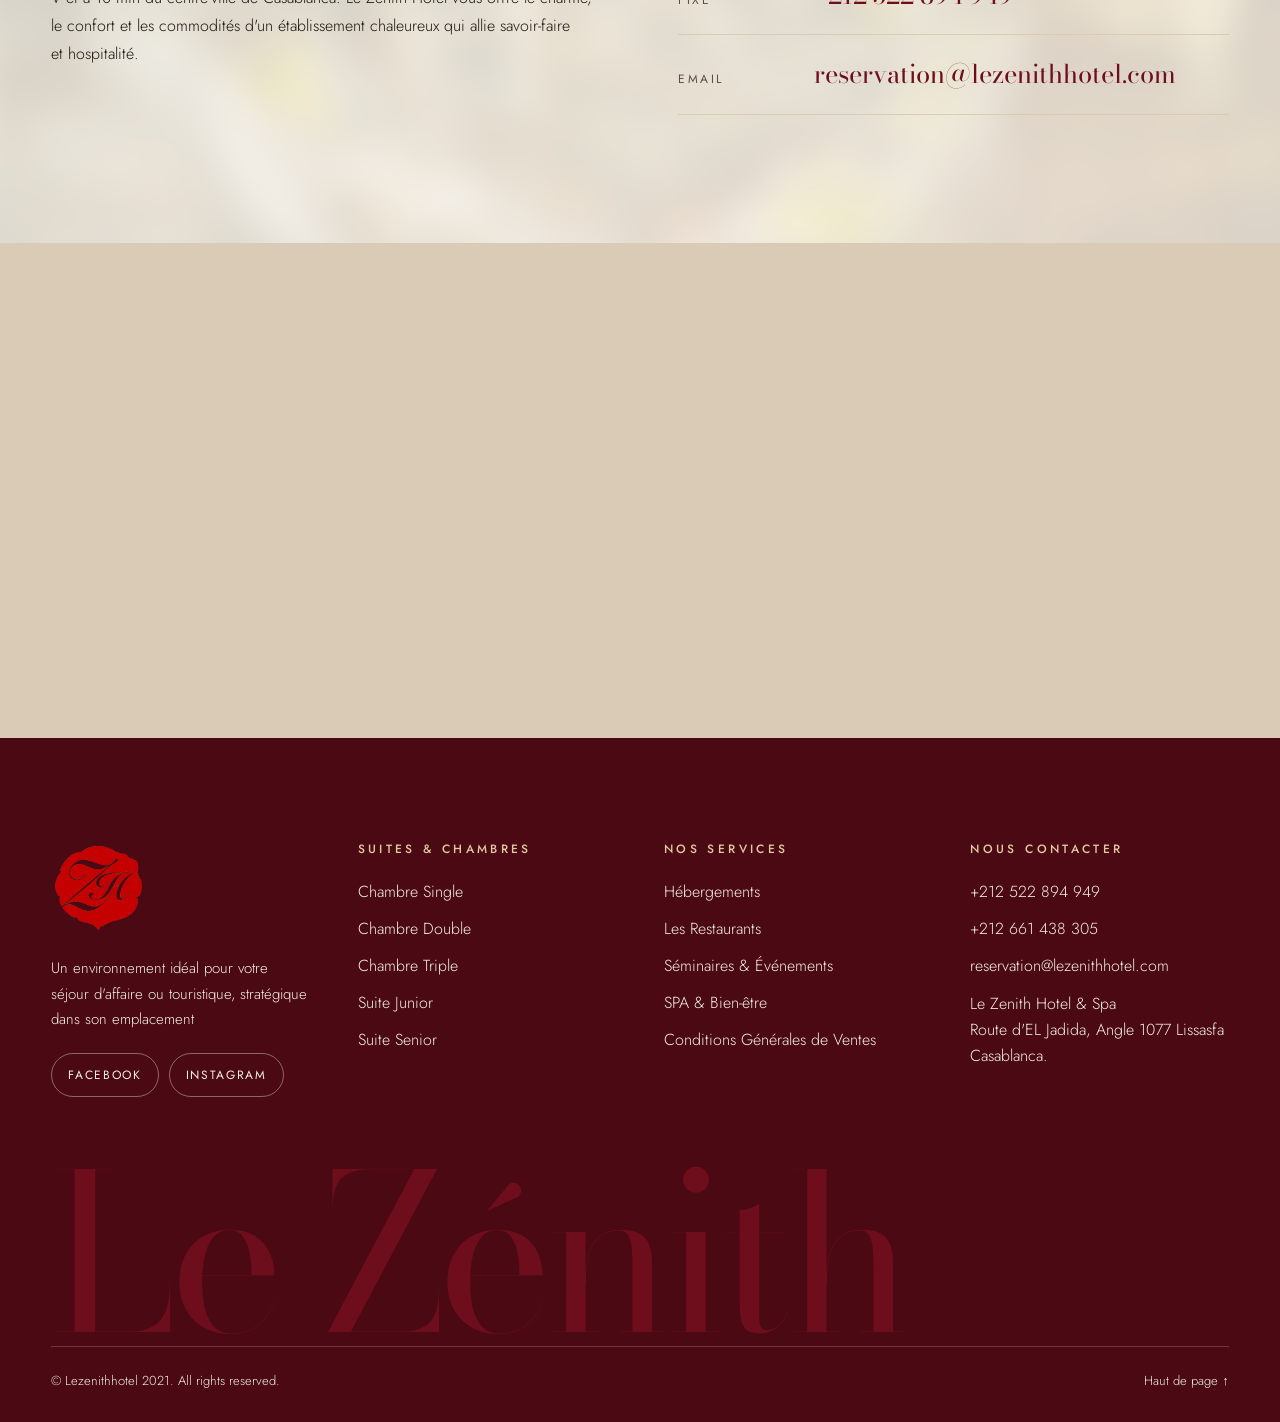
<file: docs/reservation.html>
<!DOCTYPE html>
<html lang="fr">
<head>
<meta charset="utf-8">
<meta name="viewport" content="width=device-width, initial-scale=1">
<title>Réservation — Le Zénith Hôtel &amp; Spa</title>
<meta name="description" content="Réservez votre séjour au Zénith Hôtel &amp; Spa à Casablanca et contactez-nous : adresse, téléphone, email et plan d'accès.">
<link rel="canonical" href="https://mehdiennaciri1.github.io/zenith/reservation.html">
<meta name="theme-color" content="#6e0d1c">
<meta property="og:type" content="website">
<meta property="og:locale" content="fr_FR">
<meta property="og:site_name" content="Le Zénith Hôtel &amp; Spa">
<meta property="og:title" content="Réservation — Le Zénith Hôtel &amp; Spa">
<meta property="og:description" content="Réservez votre séjour au Zénith Hôtel &amp; Spa à Casablanca et contactez-nous : adresse, téléphone, email et plan d'accès.">
<meta property="og:url" content="https://mehdiennaciri1.github.io/zenith/reservation.html">
<meta property="og:image" content="https://mehdiennaciri1.github.io/zenith/img/og.jpg">
<meta name="twitter:card" content="summary_large_image">
<link rel="icon" href="favicon.ico?v=2" sizes="any">
<link rel="icon" type="image/png" sizes="32x32" href="img/favicon-32.png?v=2">
<link rel="icon" type="image/png" sizes="192x192" href="img/favicon.png?v=2">
<link rel="apple-touch-icon" href="img/logo-footer.png">
<link rel="preconnect" href="https://fonts.googleapis.com">
<link rel="preconnect" href="https://fonts.gstatic.com" crossorigin>
<link href="https://fonts.googleapis.com/css2?family=Bodoni+Moda:ital,opsz,wght@0,6..96,400;0,6..96,500;1,6..96,400&amp;family=Jost:wght@300;400;500&amp;display=swap" rel="stylesheet">
<link rel="stylesheet" href="css/zenith.css">
<script src="js/zenith-anim.js" defer></script>
<script src="js/zenith.js" defer></script>
</head>
<body>



<div style="position:relative;overflow-x:clip">

<header data-solid-after="0.6" data-header style="position:fixed;top:0;left:0;right:0;z-index:40;display:flex;align-items:center;justify-content:space-between;gap:24px;padding:18px clamp(20px,4vw,56px);transition:background .4s,box-shadow .4s,padding .4s">
  <a href="index.html" style="display:flex;align-items:center;gap:12px;color:#f5efe6">
    <img src="img/logo-footer.png" alt="Le Zénith" style="width:52px;height:52px;object-fit:contain;border-radius:6px">
    <span data-head-ink="1" style="font-family:'Bodoni Moda',serif;font-size:19px;letter-spacing:.02em;color:#f5efe6;transition:color .4s">Le Zénith</span>
  </a>
  <div class="z-wide" style="display:contents">
    <nav style="display:flex;gap:clamp(18px,2.2vw,34px);font-size:13px;letter-spacing:.14em;text-transform:uppercase">
      
        <a href="hebergements.html" data-head-ink="1" style="color:#f5efe6;transition:color .4s;padding-bottom:4px;border-bottom:1px solid transparent">Hébergements</a>
      
        <a href="restaurants.html" data-head-ink="1" style="color:#f5efe6;transition:color .4s;padding-bottom:4px;border-bottom:1px solid transparent">Restaurants</a>
      
        <a href="spa-bien-etre.html" data-head-ink="1" style="color:#f5efe6;transition:color .4s;padding-bottom:4px;border-bottom:1px solid transparent">Spa &amp; Bien-être</a>
      
        <a href="seminaires-evenements.html" data-head-ink="1" style="color:#f5efe6;transition:color .4s;padding-bottom:4px;border-bottom:1px solid transparent">Séminaires</a>
      
        <a href="reservation.html" data-head-ink="1" style="color:#f5efe6;transition:color .4s;padding-bottom:4px;border-bottom:1px solid currentColor" aria-current="page">Contact</a>
      
    </nav>
  </div>
  <div class="z-narrow" style="display:contents">
    <button data-menu-toggle data-head-ink="1" style="background:none;border:1px solid currentColor;color:#f5efe6;font:500 12px Jost,sans-serif;letter-spacing:.16em;text-transform:uppercase;padding:12px 18px;border-radius:999px;cursor:pointer;min-height:44px">Menu</button>
  </div>
</header>

<div class="z-menu" hidden>
  <div style="position:fixed;inset:0;z-index:45;background:#6e0d1c;color:#f5efe6;display:flex;flex-direction:column;padding:28px 24px;gap:8px">
    <button data-menu-toggle style="align-self:flex-end;background:none;border:1px solid #f5efe6;color:#f5efe6;font:500 12px Jost,sans-serif;letter-spacing:.16em;text-transform:uppercase;padding:12px 18px;border-radius:999px;min-height:44px">Fermer</button>
    <nav style="display:flex;flex-direction:column;gap:6px;margin-top:40px;font-family:'Bodoni Moda',serif;font-size:36px">
      <a href="index.html" style="color:#f5efe6;padding:6px 0">Accueil</a>
      
        <a href="hebergements.html" style="color:#f5efe6;padding:6px 0">Hébergements</a>
      
        <a href="restaurants.html" style="color:#f5efe6;padding:6px 0">Restaurants</a>
      
        <a href="spa-bien-etre.html" style="color:#f5efe6;padding:6px 0">Spa &amp; Bien-être</a>
      
        <a href="seminaires-evenements.html" style="color:#f5efe6;padding:6px 0">Séminaires</a>
      
        <a href="reservation.html" style="color:#f5efe6;padding:6px 0">Contact</a>
      
    </nav>
  </div>
</div>

<button data-book style="position:fixed;right:clamp(16px,3vw,40px);bottom:clamp(16px,3vw,40px);z-index:50;display:flex;align-items:center;gap:12px;padding:18px 28px;min-height:56px;border:0;border-radius:999px;background:#6e0d1c;color:#f5efe6;font:500 13px Jost,sans-serif;letter-spacing:.18em;text-transform:uppercase;cursor:pointer;box-shadow:0 14px 40px rgba(74,9,19,.35);transition:transform .3s,background .3s" class="zh1">
  <span style="width:8px;height:8px;border-radius:50%;background:#e2c9a0"></span>Réserver
</button>

<div data-close-book style="position:fixed;inset:0;z-index:60;background:rgba(28,21,18,.5);backdrop-filter:blur(3px);transition:opacity .45s;opacity:0;pointer-events:none"></div>
<aside aria-label="Réservation" style="position:fixed;top:0;right:0;bottom:0;z-index:70;width:min(100%,460px);background:#f5efe6;color:#1c1512;font-family:Jost,sans-serif;display:flex;flex-direction:column;padding:32px clamp(24px,4vw,40px);gap:28px;overflow-y:auto;transition:transform .6s cubic-bezier(.7,0,.2,1);transform:translateX(105%)">
  <div style="display:flex;justify-content:space-between;align-items:center">
    <span style="font-size:12px;letter-spacing:.3em;text-transform:uppercase;color:#7f6b48">Réservation</span>
    <button data-close-book style="background:none;border:1px solid #1c1512;color:#1c1512;font:500 12px Jost,sans-serif;letter-spacing:.16em;text-transform:uppercase;padding:12px 18px;border-radius:999px;cursor:pointer;min-height:44px">Fermer</button>
  </div>
  <h2 style="margin:0;font-family:'Bodoni Moda',serif;font-weight:400;font-size:44px;line-height:1;color:#6e0d1c">Votre séjour <em>au Zénith</em></h2>
  <div style="display:grid;grid-template-columns:1fr 1fr;gap:14px">
    <label style="display:flex;flex-direction:column;gap:8px;font-size:12px;letter-spacing:.14em;text-transform:uppercase;color:#5b4d43">Arrivée<input type="date" value="" data-date="in" style="font:400 16px Jost,sans-serif;padding:14px;border:1px solid #d9cbb5;border-radius:4px;background:#fff;color:#1c1512;min-height:52px"></label>
    <label style="display:flex;flex-direction:column;gap:8px;font-size:12px;letter-spacing:.14em;text-transform:uppercase;color:#5b4d43">Départ<input type="date" value="" data-date="out" style="font:400 16px Jost,sans-serif;padding:14px;border:1px solid #d9cbb5;border-radius:4px;background:#fff;color:#1c1512;min-height:52px"></label>
  </div>
  <div style="display:flex;flex-direction:column;border-top:1px solid #d9cbb5">
    
      <div style="display:flex;justify-content:space-between;align-items:center;padding:16px 0;border-bottom:1px solid #d9cbb5">
        <span style="font-size:16px">Chambres</span>
        <div style="display:flex;align-items:center;gap:16px">
          <button data-counter="rooms" data-step="-1" aria-label="Moins" style="width:44px;height:44px;border-radius:50%;border:1px solid #6e0d1c;background:transparent;color:#6e0d1c;font-size:18px;cursor:pointer">−</button>
          <span style="min-width:20px;text-align:center;font-family:'Bodoni Moda',serif;font-size:22px">1</span>
          <button data-counter="rooms" data-step="1" aria-label="Plus" style="width:44px;height:44px;border-radius:50%;border:1px solid #6e0d1c;background:transparent;color:#6e0d1c;font-size:18px;cursor:pointer">+</button>
        </div>
      </div>
    
      <div style="display:flex;justify-content:space-between;align-items:center;padding:16px 0;border-bottom:1px solid #d9cbb5">
        <span style="font-size:16px">Adultes</span>
        <div style="display:flex;align-items:center;gap:16px">
          <button data-counter="adults" data-step="-1" aria-label="Moins" style="width:44px;height:44px;border-radius:50%;border:1px solid #6e0d1c;background:transparent;color:#6e0d1c;font-size:18px;cursor:pointer">−</button>
          <span style="min-width:20px;text-align:center;font-family:'Bodoni Moda',serif;font-size:22px">2</span>
          <button data-counter="adults" data-step="1" aria-label="Plus" style="width:44px;height:44px;border-radius:50%;border:1px solid #6e0d1c;background:transparent;color:#6e0d1c;font-size:18px;cursor:pointer">+</button>
        </div>
      </div>
    
      <div style="display:flex;justify-content:space-between;align-items:center;padding:16px 0;border-bottom:1px solid #d9cbb5">
        <span style="font-size:16px">Enfants</span>
        <div style="display:flex;align-items:center;gap:16px">
          <button data-counter="children" data-step="-1" aria-label="Moins" style="width:44px;height:44px;border-radius:50%;border:1px solid #6e0d1c;background:transparent;color:#6e0d1c;font-size:18px;cursor:pointer">−</button>
          <span style="min-width:20px;text-align:center;font-family:'Bodoni Moda',serif;font-size:22px">0</span>
          <button data-counter="children" data-step="1" aria-label="Plus" style="width:44px;height:44px;border-radius:50%;border:1px solid #6e0d1c;background:transparent;color:#6e0d1c;font-size:18px;cursor:pointer">+</button>
        </div>
      </div>
    
  </div>
  <a href="https://le-zenith-hotel-spa.hotelrunner.com/bv3/search" target="_blank" style="display:flex;justify-content:center;align-items:center;gap:12px;padding:20px;border-radius:999px;background:#6e0d1c;color:#f5efe6;font-size:13px;letter-spacing:.18em;text-transform:uppercase;transition:background .3s" class="zh2">Réservez maintenant →</a>
  <div style="margin-top:auto;display:flex;flex-direction:column;gap:6px;font-size:14px;font-weight:300;color:#5b4d43">
    <span>Une question ? <a href="tel:+212522894949" style="color:#6e0d1c">+212 522 894 949</a></span>
    <a href="mailto:reservation@lezenithhotel.com" style="color:#6e0d1c">reservation@lezenithhotel.com</a>
  </div>
</aside>
<main id="main">

<section id="top" data-screen-label="Hero" style="position:relative;height:100vh;min-height:620px;overflow:hidden;background:#1c1512;color:#f5efe6">
  <div data-parallax="0.35" style="position:absolute;left:0;right:0;top:-12%;height:124%"><img src="img/hero.webp" alt="Hall du Zénith" style="width:100%;height:100%;object-fit:cover"></div>
  <div style="position:absolute;inset:0;background:linear-gradient(180deg,rgba(28,21,18,.55) 0%,rgba(28,21,18,.15) 40%,rgba(28,21,18,.8) 100%)"></div>
  <div style="position:absolute;left:clamp(20px,4vw,56px);right:clamp(20px,4vw,56px);bottom:clamp(36px,7vh,80px)">
    <div style="overflow:hidden"><p data-line="0" style="margin:0 0 18px;font-size:13px;letter-spacing:.32em;text-transform:uppercase"><a href="index.html" style="color:#f5efe6">Accueil</a> — Contact</p></div>
    <h1 style="margin:0;font-family:'Bodoni Moda',serif;font-weight:400;font-size:clamp(52px,9vw,140px);line-height:.92;letter-spacing:-.02em"><span style="display:block;overflow:hidden;padding-bottom:.06em"><span data-line="1" style="display:block"><em>Réservation</em></span></span></h1>
  </div>
</section>

<section data-screen-label="Disponibilités" style="padding:0 clamp(20px,4vw,56px)">
  <div data-reveal="" style="position:relative;max-width:1200px;margin:-60px auto 0;background:#f5efe6;border-radius:4px;box-shadow:0 30px 60px rgba(28,21,18,.1);padding:clamp(28px,4vw,48px)">
    <h2 style="margin:0 0 28px;font-family:'Bodoni Moda',serif;font-weight:400;font-size:clamp(30px,3.4vw,46px);line-height:1.05;color:#6e0d1c">Voir les <em>disponibilités</em></h2>
    <div style="display:grid;grid-template-columns:repeat(auto-fit,minmax(min(100%,170px),1fr));gap:14px;align-items:end">
      <label style="display:flex;flex-direction:column;gap:8px;font-size:12px;letter-spacing:.14em;text-transform:uppercase;color:#5b4d43">Arrivée<input type="date" value="" data-date="in" style="font:400 16px Jost,sans-serif;padding:14px;border:1px solid #d9cbb5;border-radius:4px;background:#fff;color:#1c1512;min-height:54px"></label>
      <label style="display:flex;flex-direction:column;gap:8px;font-size:12px;letter-spacing:.14em;text-transform:uppercase;color:#5b4d43">Départ<input type="date" value="" data-date="out" style="font:400 16px Jost,sans-serif;padding:14px;border:1px solid #d9cbb5;border-radius:4px;background:#fff;color:#1c1512;min-height:54px"></label>
      
        <div style="display:flex;flex-direction:column;gap:8px;font-size:12px;letter-spacing:.14em;text-transform:uppercase;color:#5b4d43">Chambres
          <div style="display:flex;align-items:center;justify-content:space-between;border:1px solid #d9cbb5;border-radius:4px;background:#fff;min-height:54px;padding:0 6px">
            <button data-counter="rooms" data-step="-1" aria-label="Moins" style="width:44px;height:44px;border:0;background:transparent;color:#6e0d1c;font-size:18px;cursor:pointer">−</button>
            <span style="font:400 18px 'Bodoni Moda',serif;color:#1c1512">1</span>
            <button data-counter="rooms" data-step="1" aria-label="Plus" style="width:44px;height:44px;border:0;background:transparent;color:#6e0d1c;font-size:18px;cursor:pointer">+</button>
          </div>
        </div>
      
        <div style="display:flex;flex-direction:column;gap:8px;font-size:12px;letter-spacing:.14em;text-transform:uppercase;color:#5b4d43">Adultes
          <div style="display:flex;align-items:center;justify-content:space-between;border:1px solid #d9cbb5;border-radius:4px;background:#fff;min-height:54px;padding:0 6px">
            <button data-counter="adults" data-step="-1" aria-label="Moins" style="width:44px;height:44px;border:0;background:transparent;color:#6e0d1c;font-size:18px;cursor:pointer">−</button>
            <span style="font:400 18px 'Bodoni Moda',serif;color:#1c1512">2</span>
            <button data-counter="adults" data-step="1" aria-label="Plus" style="width:44px;height:44px;border:0;background:transparent;color:#6e0d1c;font-size:18px;cursor:pointer">+</button>
          </div>
        </div>
      
        <div style="display:flex;flex-direction:column;gap:8px;font-size:12px;letter-spacing:.14em;text-transform:uppercase;color:#5b4d43">Enfants
          <div style="display:flex;align-items:center;justify-content:space-between;border:1px solid #d9cbb5;border-radius:4px;background:#fff;min-height:54px;padding:0 6px">
            <button data-counter="children" data-step="-1" aria-label="Moins" style="width:44px;height:44px;border:0;background:transparent;color:#6e0d1c;font-size:18px;cursor:pointer">−</button>
            <span style="font:400 18px 'Bodoni Moda',serif;color:#1c1512">0</span>
            <button data-counter="children" data-step="1" aria-label="Plus" style="width:44px;height:44px;border:0;background:transparent;color:#6e0d1c;font-size:18px;cursor:pointer">+</button>
          </div>
        </div>
      
      <a data-book  href="https://le-zenith-hotel-spa.hotelrunner.com/bv3/search" target="_blank" style="display:flex;justify-content:center;align-items:center;min-height:54px;padding:0 24px;border-radius:999px;background:#6e0d1c;color:#f5efe6;font-size:13px;letter-spacing:.16em;text-transform:uppercase;text-align:center" class="zh2">Réservez maintenant</a>
    </div>
  </div>
</section>

<section data-screen-label="Assistance" style="position:relative;isolation:isolate;padding:clamp(80px,10vw,140px) clamp(20px,4vw,56px);max-width:1440px;margin:0 auto;display:grid;grid-template-columns:repeat(auto-fit,minmax(min(100%,420px),1fr));gap:clamp(40px,6vw,96px)">
  <div aria-hidden="true" style="position:absolute;top:0;bottom:0;left:50%;width:100vw;transform:translateX(-50%);z-index:-1;overflow:hidden;pointer-events:none"><img loading="lazy" decoding="async" src="img/hero.webp" alt="" style="width:100%;height:100%;object-fit:cover;filter:blur(16px) saturate(.9);transform:scale(1.12)"><div style="position:absolute;inset:0;background:rgba(245,239,230,.85)"></div></div>
  <div>
    <p data-reveal="" style="margin:0 0 22px;font-size:12px;letter-spacing:.3em;text-transform:uppercase;color:#7f6b48">Le Zénith Hôtel</p>
    <h2 data-reveal="" style="margin:0 0 28px;font-family:'Bodoni Moda',serif;font-weight:400;font-size:clamp(38px,4.6vw,66px);line-height:1;letter-spacing:-.015em;color:#6e0d1c">Une nouvelle vision <em>du luxe</em></h2>
    <p data-reveal="" style="margin:0;max-width:560px;font-size:16px;line-height:1.75;font-weight:300;text-wrap:pretty">Le Zénith Hôtel se situe dans un environnement idéal pour votre séjour d'affaire ou touristique, stratégique dans son emplacement, en plein cœur du nouveau centre d'affaires à proximité de Technoparc, des business buildings et du parc d'exposition de l'office des changes, seulement à 15 min de l'aéroport Mohamed V et à 10 min du centre-ville de Casablanca. Le Zénith Hôtel vous offre le charme, le confort et les commodités d'un établissement chaleureux qui allie savoir-faire et hospitalité.</p>
  </div>
  <div>
    <p data-reveal="" style="margin:0 0 22px;font-size:12px;letter-spacing:.3em;text-transform:uppercase;color:#7f6b48">Équipe d'assistance</p>
    <div style="display:flex;flex-direction:column;border-top:1px solid #d9cbb5">
      
        <div data-reveal="" style="display:grid;grid-template-columns:120px 1fr;gap:16px;padding:22px 0;border-bottom:1px solid #d9cbb5;align-items:baseline">
          <span style="font-size:12px;letter-spacing:.2em;text-transform:uppercase;color:#5b4d43">Adresse</span>
          <a href="https://maps.google.com/?q=Le%20Zenith%20Hotel%20%26%20Spa%20Casablanca" style="font-family:'Bodoni Moda',serif;font-size:clamp(20px,2vw,26px);line-height:1.35;color:#6e0d1c;word-break:break-word">Le Zenith Hotel &amp; Spa Route D'EL Jadida, Angle 1077 Lissasfa Casablanca.</a>
        </div>
      
        <div data-reveal="" style="display:grid;grid-template-columns:120px 1fr;gap:16px;padding:22px 0;border-bottom:1px solid #d9cbb5;align-items:baseline">
          <span style="font-size:12px;letter-spacing:.2em;text-transform:uppercase;color:#5b4d43">Téléphone</span>
          <a href="tel:+212661438305" style="font-family:'Bodoni Moda',serif;font-size:clamp(20px,2vw,26px);line-height:1.35;color:#6e0d1c;word-break:break-word">+212 661 438 305</a>
        </div>
      
        <div data-reveal="" style="display:grid;grid-template-columns:120px 1fr;gap:16px;padding:22px 0;border-bottom:1px solid #d9cbb5;align-items:baseline">
          <span style="font-size:12px;letter-spacing:.2em;text-transform:uppercase;color:#5b4d43">Fixe</span>
          <a href="tel:+212522894949" style="font-family:'Bodoni Moda',serif;font-size:clamp(20px,2vw,26px);line-height:1.35;color:#6e0d1c;word-break:break-word">+212 522 894 949</a>
        </div>
      
        <div data-reveal="" style="display:grid;grid-template-columns:120px 1fr;gap:16px;padding:22px 0;border-bottom:1px solid #d9cbb5;align-items:baseline">
          <span style="font-size:12px;letter-spacing:.2em;text-transform:uppercase;color:#5b4d43">Email</span>
          <a href="mailto:reservation@lezenithhotel.com" style="font-family:'Bodoni Moda',serif;font-size:clamp(20px,2vw,26px);line-height:1.35;color:#6e0d1c;word-break:break-word">reservation@lezenithhotel.com</a>
        </div>
      
    </div>
  </div>
</section>

<section data-screen-label="Carte" style="position:relative;height:clamp(360px,55vh,560px);background:#d9cbb5">
  <iframe title="Le Zenith Hotel &amp; Spa" src="https://maps.google.com/maps?q=Le%20Zenith%20Hotel%20%26%20Spa%20Route%20d%27EL%20Jadida%2C%20Angle%201077&amp;t=m&amp;z=14&amp;output=embed" style="position:absolute;inset:0;width:100%;height:100%;border:0;filter:grayscale(.85) sepia(.15)"></iframe>
</section>

</main>
<footer data-screen-label="Footer" style="background:#4a0913;color:#f5efe6;font-family:Jost,sans-serif;padding:clamp(64px,8vw,112px) clamp(20px,4vw,56px) 32px">
  <div style="max-width:1440px;margin:0 auto">
    <div style="display:grid;grid-template-columns:repeat(auto-fit,minmax(min(100%,220px),1fr));gap:48px;padding-bottom:64px">
      <div style="display:flex;flex-direction:column;gap:20px">
        <img loading="lazy" decoding="async" src="img/logo-footer.png" alt="Lezenithhotel" style="width:96px;height:96px;object-fit:contain">
        <p style="margin:0;font-size:15px;line-height:1.7;font-weight:300;max-width:300px">Un environnement idéal pour votre séjour d'affaire ou touristique, stratégique dans son emplacement</p>
        <div style="display:flex;gap:10px">
          <a href="https://www.facebook.com/lezenithhotel/" target="_blank" style="display:flex;align-items:center;justify-content:center;height:44px;padding:0 16px;border:1px solid rgba(245,239,230,.4);border-radius:999px;color:#f5efe6;font-size:12px;letter-spacing:.14em;text-transform:uppercase;transition:background .3s" class="zh3">Facebook</a>
          <a href="https://www.instagram.com/lezenithhotelandspa/" target="_blank" style="display:flex;align-items:center;justify-content:center;height:44px;padding:0 16px;border:1px solid rgba(245,239,230,.4);border-radius:999px;color:#f5efe6;font-size:12px;letter-spacing:.14em;text-transform:uppercase;transition:background .3s" class="zh3">Instagram</a>
        </div>
      </div>
      <div style="display:flex;flex-direction:column;gap:14px">
        <h3 style="margin:0 0 8px;font-size:12px;letter-spacing:.28em;text-transform:uppercase;font-weight:500;color:#e2c9a0">Suites &amp; Chambres</h3>
        <a href="hebergements.html#single" style="color:#f5efe6;font-weight:300" class="zh4">Chambre Single</a>
        <a href="hebergements.html#double" style="color:#f5efe6;font-weight:300" class="zh4">Chambre Double</a>
        <a href="hebergements.html#triple" style="color:#f5efe6;font-weight:300" class="zh4">Chambre Triple</a>
        <a href="hebergements.html#junior" style="color:#f5efe6;font-weight:300" class="zh4">Suite Junior</a>
        <a href="hebergements.html#senior" style="color:#f5efe6;font-weight:300" class="zh4">Suite Senior</a>
      </div>
      <div style="display:flex;flex-direction:column;gap:14px">
        <h3 style="margin:0 0 8px;font-size:12px;letter-spacing:.28em;text-transform:uppercase;font-weight:500;color:#e2c9a0">Nos Services</h3>
        <a href="hebergements.html" style="color:#f5efe6;font-weight:300" class="zh4">Hébergements</a>
        <a href="restaurants.html" style="color:#f5efe6;font-weight:300" class="zh4">Les Restaurants</a>
        <a href="seminaires-evenements.html" style="color:#f5efe6;font-weight:300" class="zh4">Séminaires &amp; Événements</a>
        <a href="spa-bien-etre.html" style="color:#f5efe6;font-weight:300" class="zh4">SPA &amp; Bien-être</a>
        <a href="conditions-generales-de-ventes.html" style="color:#f5efe6;font-weight:300" class="zh4">Conditions Générales de Ventes</a>
      </div>
      <div style="display:flex;flex-direction:column;gap:14px">
        <h3 style="margin:0 0 8px;font-size:12px;letter-spacing:.28em;text-transform:uppercase;font-weight:500;color:#e2c9a0">Nous Contacter</h3>
        <a href="tel:+212522894949" style="color:#f5efe6;font-weight:300" class="zh4">+212 522 894 949</a>
        <a href="tel:+212661438305" style="color:#f5efe6;font-weight:300" class="zh4">+212 661 438 305</a>
        <a href="mailto:reservation@lezenithhotel.com" style="color:#f5efe6;font-weight:300;word-break:break-all" class="zh4">reservation@lezenithhotel.com</a>
        <p style="margin:0;font-weight:300;line-height:1.6">Le Zenith Hotel &amp; Spa<br>Route d'EL Jadida, Angle 1077 Lissasfa Casablanca.</p>
      </div>
    </div>
    <div data-reveal="" style="font-family:'Bodoni Moda',serif;font-size:clamp(64px,17vw,260px);line-height:.85;letter-spacing:-.03em;color:#6e0d1c;white-space:nowrap;overflow:hidden">Le Zénith</div>
    <div style="display:flex;flex-wrap:wrap;justify-content:space-between;gap:16px;padding-top:24px;border-top:1px solid rgba(245,239,230,.2);font-size:13px;font-weight:300">
      <span>© Lezenithhotel 2021. All rights reserved.</span>
      <a href="#top" style="color:#f5efe6" class="zh4">Haut de page ↑</a>
    </div>
  </div>
</footer>

</div>

</body>
</html>
</file>
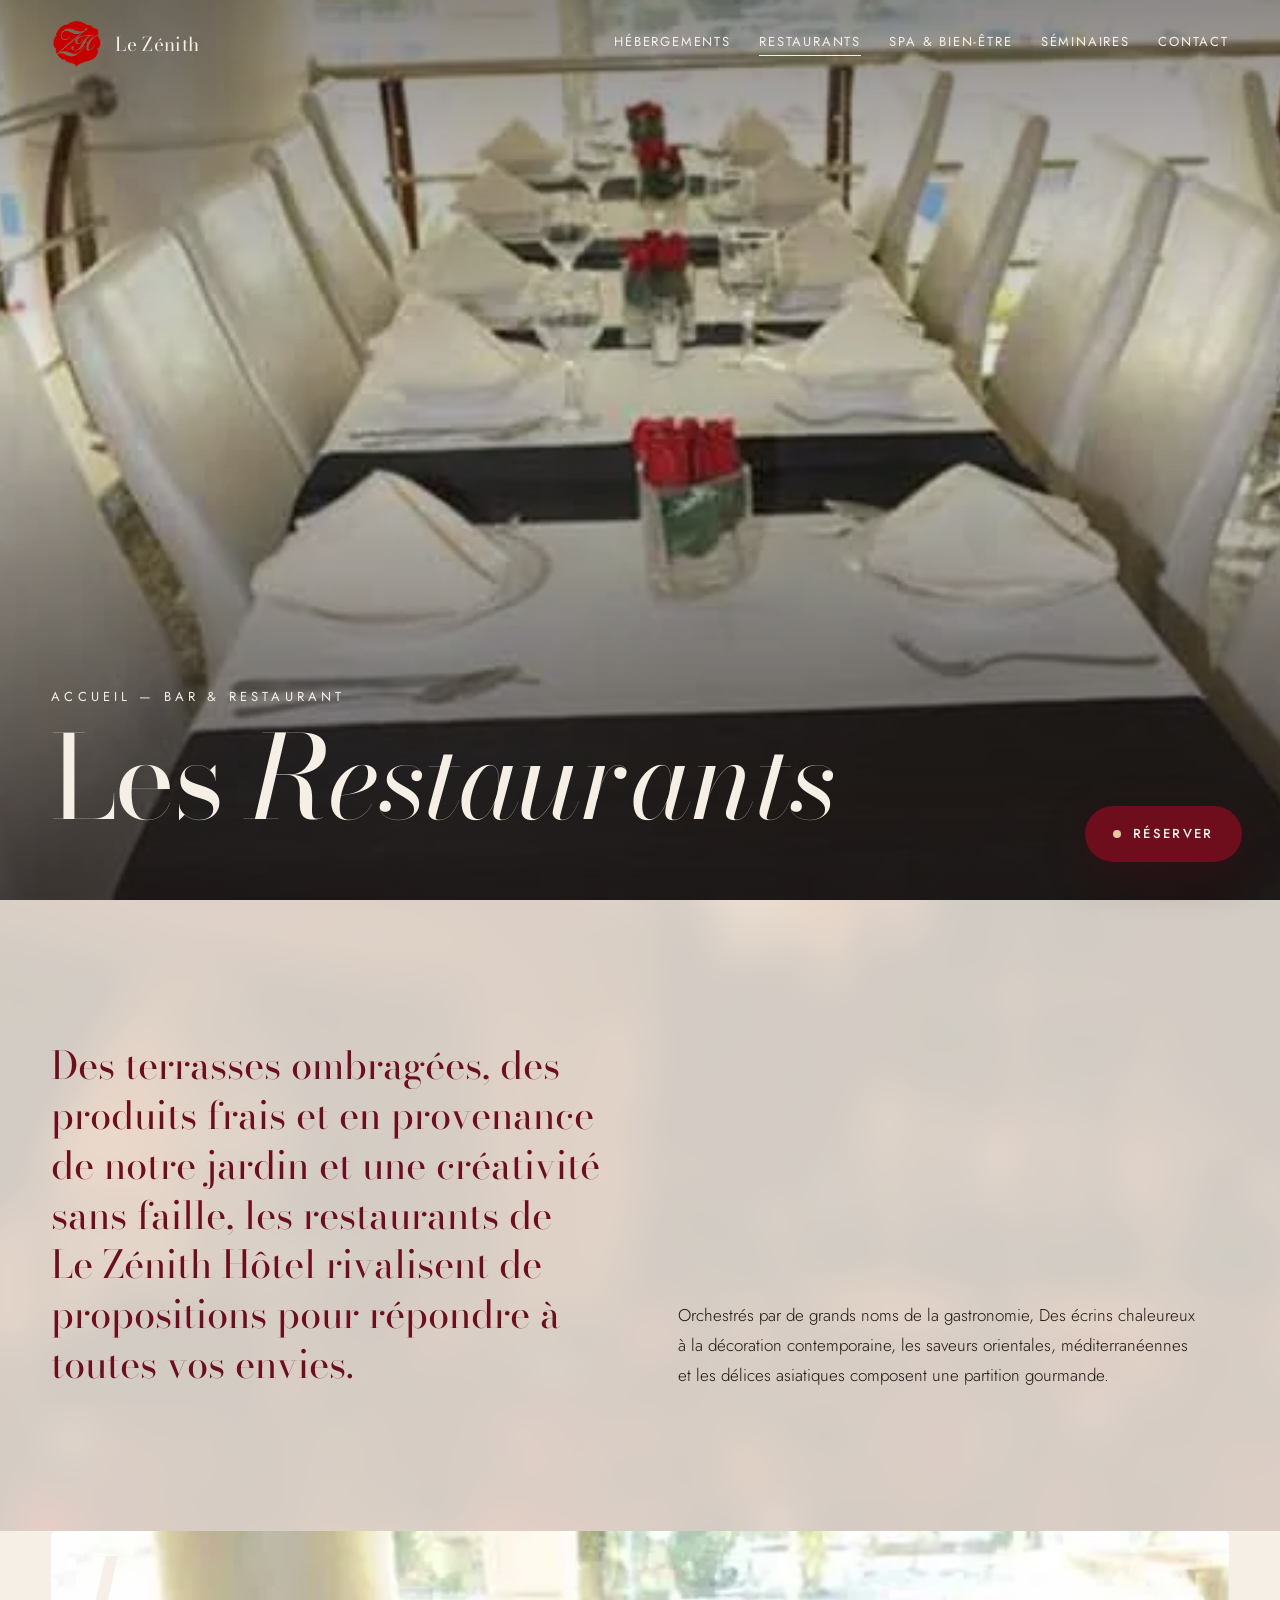
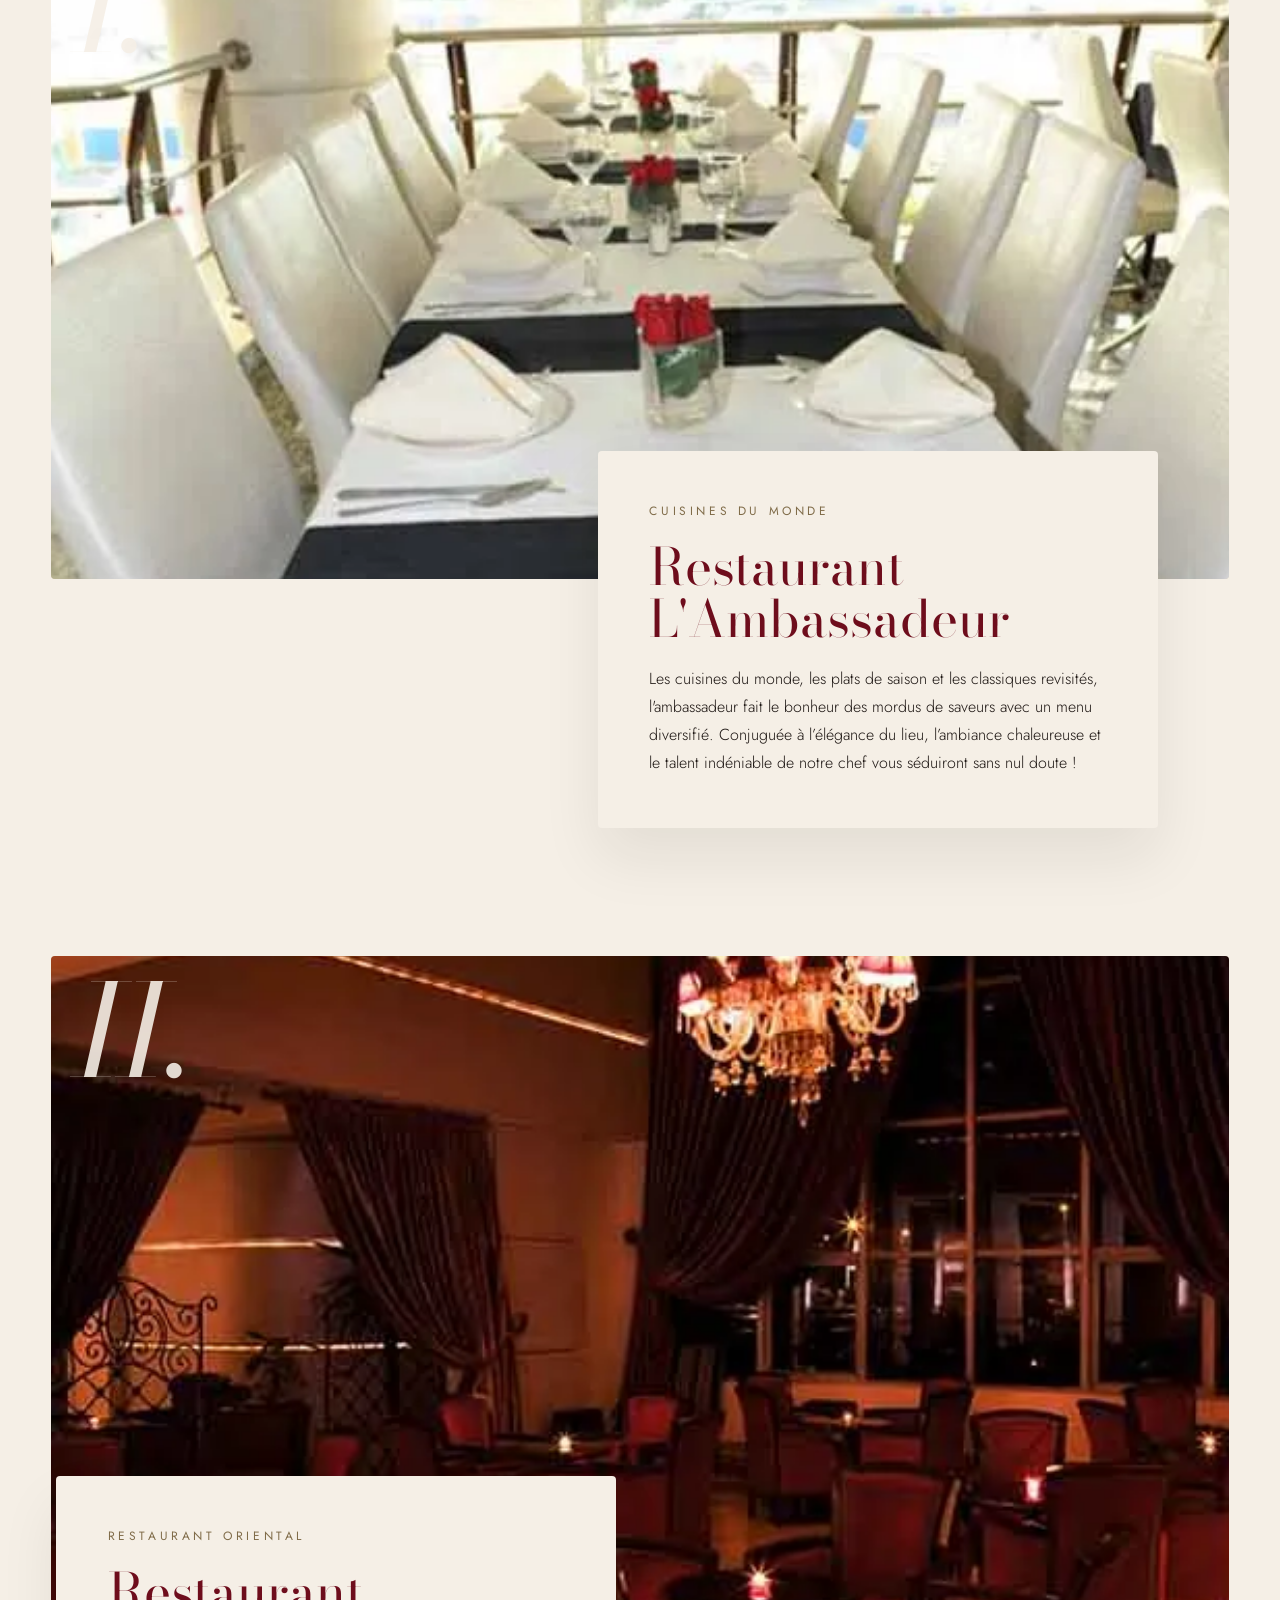
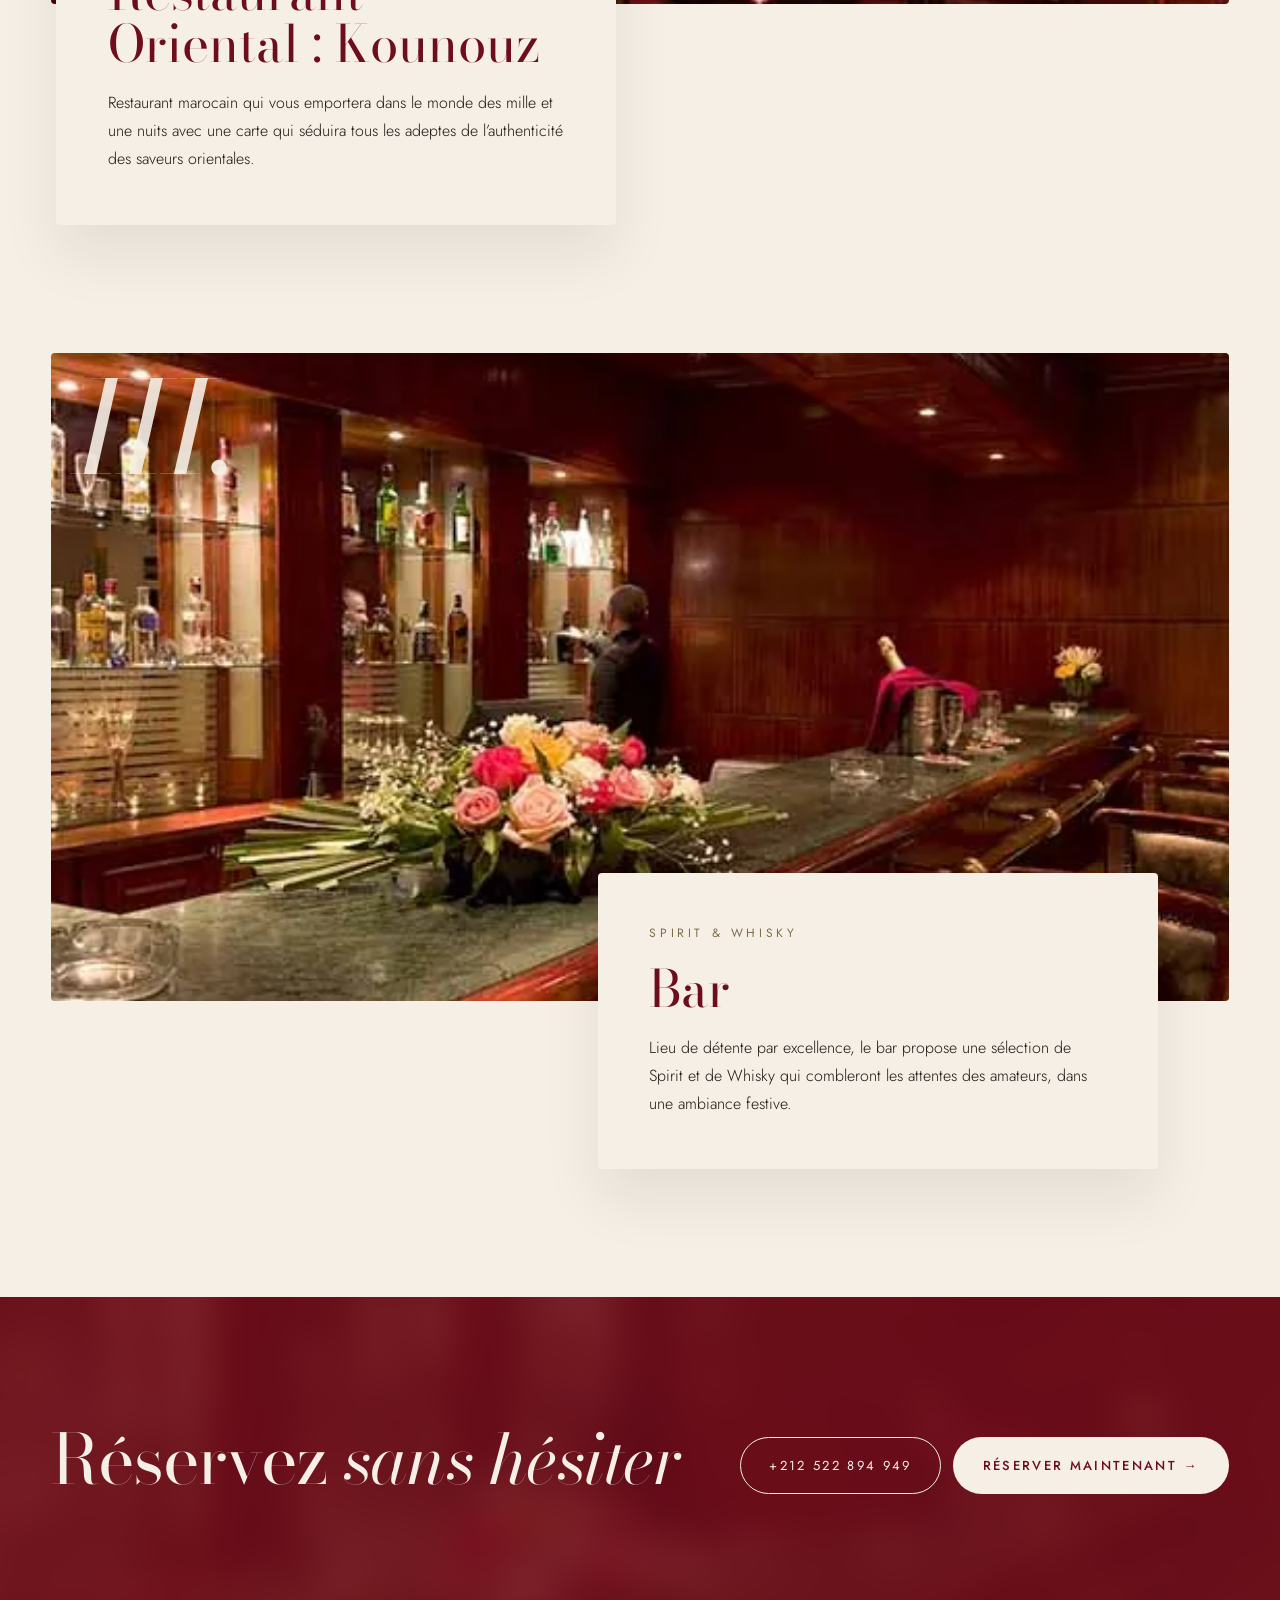
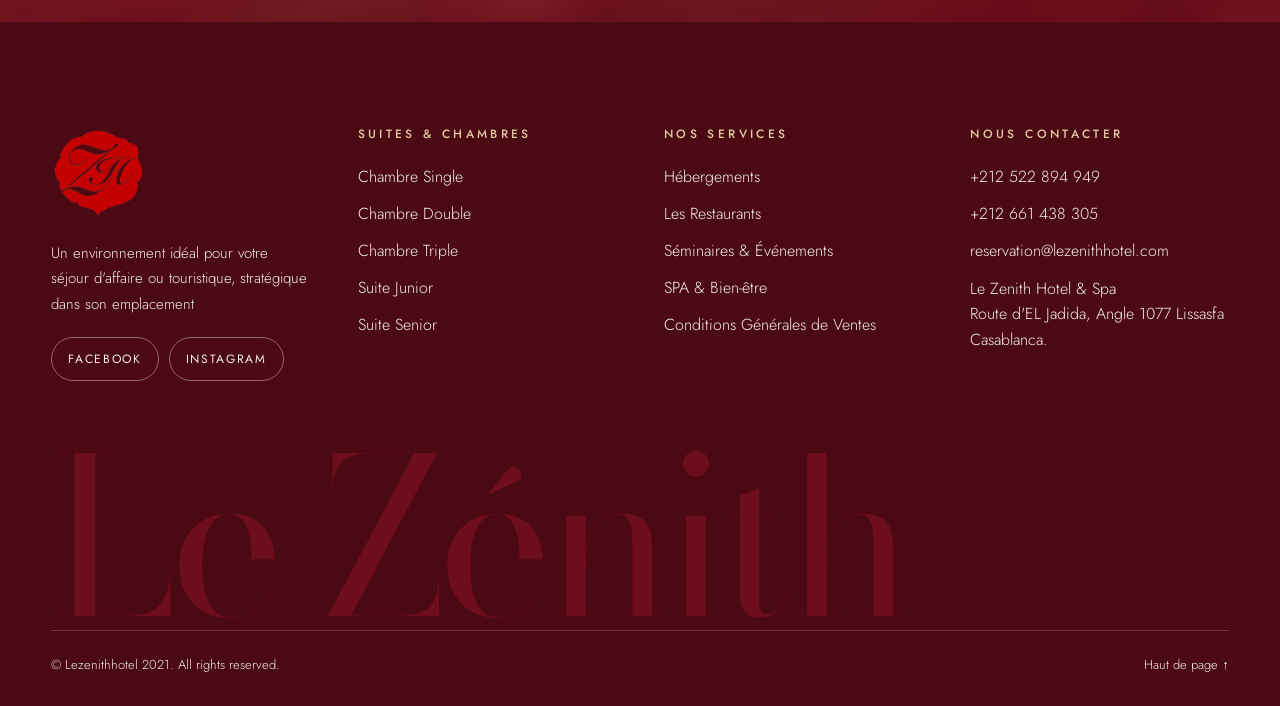
<file: docs/restaurants.html>
<!DOCTYPE html>
<html lang="fr">
<head>
<meta charset="utf-8">
<meta name="viewport" content="width=device-width, initial-scale=1">
<title>Les Restaurants — Le Zénith Hôtel &amp; Spa</title>
<meta name="description" content="Restaurant L'Ambassadeur, restaurant oriental Kounouz et bar : les saveurs du monde et du Maroc au Zénith Hôtel &amp; Spa, Casablanca.">
<link rel="canonical" href="https://mehdiennaciri1.github.io/zenith/restaurants.html">
<meta name="theme-color" content="#6e0d1c">
<meta property="og:type" content="website">
<meta property="og:locale" content="fr_FR">
<meta property="og:site_name" content="Le Zénith Hôtel &amp; Spa">
<meta property="og:title" content="Les Restaurants — Le Zénith Hôtel &amp; Spa">
<meta property="og:description" content="Restaurant L'Ambassadeur, restaurant oriental Kounouz et bar : les saveurs du monde et du Maroc au Zénith Hôtel &amp; Spa, Casablanca.">
<meta property="og:url" content="https://mehdiennaciri1.github.io/zenith/restaurants.html">
<meta property="og:image" content="https://mehdiennaciri1.github.io/zenith/img/og.jpg">
<meta name="twitter:card" content="summary_large_image">
<link rel="icon" href="favicon.ico?v=2" sizes="any">
<link rel="icon" type="image/png" sizes="32x32" href="img/favicon-32.png?v=2">
<link rel="icon" type="image/png" sizes="192x192" href="img/favicon.png?v=2">
<link rel="apple-touch-icon" href="img/logo-footer.png">
<link rel="preconnect" href="https://fonts.googleapis.com">
<link rel="preconnect" href="https://fonts.gstatic.com" crossorigin>
<link href="https://fonts.googleapis.com/css2?family=Bodoni+Moda:ital,opsz,wght@0,6..96,400;0,6..96,500;1,6..96,400&amp;family=Jost:wght@300;400;500&amp;display=swap" rel="stylesheet">
<link rel="stylesheet" href="css/zenith.css">
<script src="js/zenith-anim.js" defer></script>
<script src="js/zenith.js" defer></script>
</head>
<body>



<div style="position:relative;overflow-x:clip">

<header data-solid-after="0.6" data-header style="position:fixed;top:0;left:0;right:0;z-index:40;display:flex;align-items:center;justify-content:space-between;gap:24px;padding:18px clamp(20px,4vw,56px);transition:background .4s,box-shadow .4s,padding .4s">
  <a href="index.html" style="display:flex;align-items:center;gap:12px;color:#f5efe6">
    <img src="img/logo-footer.png" alt="Le Zénith" style="width:52px;height:52px;object-fit:contain;border-radius:6px">
    <span data-head-ink="1" style="font-family:'Bodoni Moda',serif;font-size:19px;letter-spacing:.02em;color:#f5efe6;transition:color .4s">Le Zénith</span>
  </a>
  <div class="z-wide" style="display:contents">
    <nav style="display:flex;gap:clamp(18px,2.2vw,34px);font-size:13px;letter-spacing:.14em;text-transform:uppercase">
      
        <a href="hebergements.html" data-head-ink="1" style="color:#f5efe6;transition:color .4s;padding-bottom:4px;border-bottom:1px solid transparent">Hébergements</a>
      
        <a href="restaurants.html" data-head-ink="1" style="color:#f5efe6;transition:color .4s;padding-bottom:4px;border-bottom:1px solid currentColor" aria-current="page">Restaurants</a>
      
        <a href="spa-bien-etre.html" data-head-ink="1" style="color:#f5efe6;transition:color .4s;padding-bottom:4px;border-bottom:1px solid transparent">Spa &amp; Bien-être</a>
      
        <a href="seminaires-evenements.html" data-head-ink="1" style="color:#f5efe6;transition:color .4s;padding-bottom:4px;border-bottom:1px solid transparent">Séminaires</a>
      
        <a href="reservation.html" data-head-ink="1" style="color:#f5efe6;transition:color .4s;padding-bottom:4px;border-bottom:1px solid transparent">Contact</a>
      
    </nav>
  </div>
  <div class="z-narrow" style="display:contents">
    <button data-menu-toggle data-head-ink="1" style="background:none;border:1px solid currentColor;color:#f5efe6;font:500 12px Jost,sans-serif;letter-spacing:.16em;text-transform:uppercase;padding:12px 18px;border-radius:999px;cursor:pointer;min-height:44px">Menu</button>
  </div>
</header>

<div class="z-menu" hidden>
  <div style="position:fixed;inset:0;z-index:45;background:#6e0d1c;color:#f5efe6;display:flex;flex-direction:column;padding:28px 24px;gap:8px">
    <button data-menu-toggle style="align-self:flex-end;background:none;border:1px solid #f5efe6;color:#f5efe6;font:500 12px Jost,sans-serif;letter-spacing:.16em;text-transform:uppercase;padding:12px 18px;border-radius:999px;min-height:44px">Fermer</button>
    <nav style="display:flex;flex-direction:column;gap:6px;margin-top:40px;font-family:'Bodoni Moda',serif;font-size:36px">
      <a href="index.html" style="color:#f5efe6;padding:6px 0">Accueil</a>
      
        <a href="hebergements.html" style="color:#f5efe6;padding:6px 0">Hébergements</a>
      
        <a href="restaurants.html" style="color:#f5efe6;padding:6px 0">Restaurants</a>
      
        <a href="spa-bien-etre.html" style="color:#f5efe6;padding:6px 0">Spa &amp; Bien-être</a>
      
        <a href="seminaires-evenements.html" style="color:#f5efe6;padding:6px 0">Séminaires</a>
      
        <a href="reservation.html" style="color:#f5efe6;padding:6px 0">Contact</a>
      
    </nav>
  </div>
</div>

<button data-book style="position:fixed;right:clamp(16px,3vw,40px);bottom:clamp(16px,3vw,40px);z-index:50;display:flex;align-items:center;gap:12px;padding:18px 28px;min-height:56px;border:0;border-radius:999px;background:#6e0d1c;color:#f5efe6;font:500 13px Jost,sans-serif;letter-spacing:.18em;text-transform:uppercase;cursor:pointer;box-shadow:0 14px 40px rgba(74,9,19,.35);transition:transform .3s,background .3s" class="zh1">
  <span style="width:8px;height:8px;border-radius:50%;background:#e2c9a0"></span>Réserver
</button>

<div data-close-book style="position:fixed;inset:0;z-index:60;background:rgba(28,21,18,.5);backdrop-filter:blur(3px);transition:opacity .45s;opacity:0;pointer-events:none"></div>
<aside aria-label="Réservation" style="position:fixed;top:0;right:0;bottom:0;z-index:70;width:min(100%,460px);background:#f5efe6;color:#1c1512;font-family:Jost,sans-serif;display:flex;flex-direction:column;padding:32px clamp(24px,4vw,40px);gap:28px;overflow-y:auto;transition:transform .6s cubic-bezier(.7,0,.2,1);transform:translateX(105%)">
  <div style="display:flex;justify-content:space-between;align-items:center">
    <span style="font-size:12px;letter-spacing:.3em;text-transform:uppercase;color:#7f6b48">Réservation</span>
    <button data-close-book style="background:none;border:1px solid #1c1512;color:#1c1512;font:500 12px Jost,sans-serif;letter-spacing:.16em;text-transform:uppercase;padding:12px 18px;border-radius:999px;cursor:pointer;min-height:44px">Fermer</button>
  </div>
  <h2 style="margin:0;font-family:'Bodoni Moda',serif;font-weight:400;font-size:44px;line-height:1;color:#6e0d1c">Votre séjour <em>au Zénith</em></h2>
  <div style="display:grid;grid-template-columns:1fr 1fr;gap:14px">
    <label style="display:flex;flex-direction:column;gap:8px;font-size:12px;letter-spacing:.14em;text-transform:uppercase;color:#5b4d43">Arrivée<input type="date" value="" data-date="in" style="font:400 16px Jost,sans-serif;padding:14px;border:1px solid #d9cbb5;border-radius:4px;background:#fff;color:#1c1512;min-height:52px"></label>
    <label style="display:flex;flex-direction:column;gap:8px;font-size:12px;letter-spacing:.14em;text-transform:uppercase;color:#5b4d43">Départ<input type="date" value="" data-date="out" style="font:400 16px Jost,sans-serif;padding:14px;border:1px solid #d9cbb5;border-radius:4px;background:#fff;color:#1c1512;min-height:52px"></label>
  </div>
  <div style="display:flex;flex-direction:column;border-top:1px solid #d9cbb5">
    
      <div style="display:flex;justify-content:space-between;align-items:center;padding:16px 0;border-bottom:1px solid #d9cbb5">
        <span style="font-size:16px">Chambres</span>
        <div style="display:flex;align-items:center;gap:16px">
          <button data-counter="rooms" data-step="-1" aria-label="Moins" style="width:44px;height:44px;border-radius:50%;border:1px solid #6e0d1c;background:transparent;color:#6e0d1c;font-size:18px;cursor:pointer">−</button>
          <span style="min-width:20px;text-align:center;font-family:'Bodoni Moda',serif;font-size:22px">1</span>
          <button data-counter="rooms" data-step="1" aria-label="Plus" style="width:44px;height:44px;border-radius:50%;border:1px solid #6e0d1c;background:transparent;color:#6e0d1c;font-size:18px;cursor:pointer">+</button>
        </div>
      </div>
    
      <div style="display:flex;justify-content:space-between;align-items:center;padding:16px 0;border-bottom:1px solid #d9cbb5">
        <span style="font-size:16px">Adultes</span>
        <div style="display:flex;align-items:center;gap:16px">
          <button data-counter="adults" data-step="-1" aria-label="Moins" style="width:44px;height:44px;border-radius:50%;border:1px solid #6e0d1c;background:transparent;color:#6e0d1c;font-size:18px;cursor:pointer">−</button>
          <span style="min-width:20px;text-align:center;font-family:'Bodoni Moda',serif;font-size:22px">2</span>
          <button data-counter="adults" data-step="1" aria-label="Plus" style="width:44px;height:44px;border-radius:50%;border:1px solid #6e0d1c;background:transparent;color:#6e0d1c;font-size:18px;cursor:pointer">+</button>
        </div>
      </div>
    
      <div style="display:flex;justify-content:space-between;align-items:center;padding:16px 0;border-bottom:1px solid #d9cbb5">
        <span style="font-size:16px">Enfants</span>
        <div style="display:flex;align-items:center;gap:16px">
          <button data-counter="children" data-step="-1" aria-label="Moins" style="width:44px;height:44px;border-radius:50%;border:1px solid #6e0d1c;background:transparent;color:#6e0d1c;font-size:18px;cursor:pointer">−</button>
          <span style="min-width:20px;text-align:center;font-family:'Bodoni Moda',serif;font-size:22px">0</span>
          <button data-counter="children" data-step="1" aria-label="Plus" style="width:44px;height:44px;border-radius:50%;border:1px solid #6e0d1c;background:transparent;color:#6e0d1c;font-size:18px;cursor:pointer">+</button>
        </div>
      </div>
    
  </div>
  <a href="https://le-zenith-hotel-spa.hotelrunner.com/bv3/search" target="_blank" style="display:flex;justify-content:center;align-items:center;gap:12px;padding:20px;border-radius:999px;background:#6e0d1c;color:#f5efe6;font-size:13px;letter-spacing:.18em;text-transform:uppercase;transition:background .3s" class="zh2">Réservez maintenant →</a>
  <div style="margin-top:auto;display:flex;flex-direction:column;gap:6px;font-size:14px;font-weight:300;color:#5b4d43">
    <span>Une question ? <a href="tel:+212522894949" style="color:#6e0d1c">+212 522 894 949</a></span>
    <a href="mailto:reservation@lezenithhotel.com" style="color:#6e0d1c">reservation@lezenithhotel.com</a>
  </div>
</aside>
<main id="main">

<section id="top" data-screen-label="Hero" style="position:relative;height:100vh;min-height:620px;overflow:hidden;background:#1c1512;color:#f5efe6">
  <div data-parallax="0.35" style="position:absolute;left:0;right:0;top:-12%;height:124%"><img src="img/rest.webp" alt="Restaurant L'Ambassadeur" style="width:100%;height:100%;object-fit:cover"></div>
  <div style="position:absolute;inset:0;background:linear-gradient(180deg,rgba(28,21,18,.5) 0%,rgba(28,21,18,.1) 40%,rgba(28,21,18,.78) 100%)"></div>
  <div style="position:absolute;left:clamp(20px,4vw,56px);right:clamp(20px,4vw,56px);bottom:clamp(36px,7vh,80px)">
    <div style="overflow:hidden"><p data-line="0" style="margin:0 0 18px;font-size:13px;letter-spacing:.32em;text-transform:uppercase"><a href="index.html" style="color:#f5efe6">Accueil</a> — Bar &amp; Restaurant</p></div>
    <h1 style="margin:0;font-family:'Bodoni Moda',serif;font-weight:400;font-size:clamp(52px,9vw,140px);line-height:.92;letter-spacing:-.02em"><span style="display:block;overflow:hidden;padding-bottom:.06em"><span data-line="1" style="display:block">Les <em>Restaurants</em></span></span></h1>
  </div>
</section>

<section data-screen-label="Introduction" style="position:relative;isolation:isolate;padding:clamp(80px,11vw,150px) clamp(20px,4vw,56px);max-width:1440px;margin:0 auto;display:grid;grid-template-columns:repeat(auto-fit,minmax(min(100%,420px),1fr));gap:clamp(32px,6vw,96px)">
  <div aria-hidden="true" style="position:absolute;top:0;bottom:0;left:50%;width:100vw;transform:translateX(-50%);z-index:-1;overflow:hidden;pointer-events:none"><img loading="lazy" decoding="async" src="img/kounouz.webp" alt="" style="width:100%;height:100%;object-fit:cover;filter:blur(16px) saturate(.9);transform:scale(1.12)"><div style="position:absolute;inset:0;background:rgba(245,239,230,.85)"></div></div>
  <p data-reveal="" style="margin:0;font-family:'Bodoni Moda',serif;font-size:clamp(28px,3vw,42px);line-height:1.3;color:#6e0d1c;text-wrap:pretty">Des terrasses ombragées, des produits frais et en provenance de notre jardin et une créativité sans faille, les restaurants de Le Zénith Hôtel rivalisent de propositions pour répondre à toutes vos envies.</p>
  <p data-reveal="" style="margin:0;align-self:end;max-width:520px;font-size:17px;line-height:1.75;font-weight:300;text-wrap:pretty">Orchestrés par de grands noms de la gastronomie, Des écrins chaleureux à la décoration contemporaine, les saveurs orientales, méditerranéennes et les délices asiatiques composent une partition gourmande.</p>
</section>


  <section id="ambassadeur" data-screen-label="L'Ambassadeur" style="position:relative;padding:0 clamp(20px,4vw,56px) clamp(80px,10vw,140px)">
    <div style="max-width:1440px;margin:0 auto;position:relative">
      <div data-reveal="" style="position:relative;height:clamp(380px,72vh,760px);overflow:hidden;border-radius:4px;background:#d9cbb5">
        <div data-parallax="0.16" style="position:absolute;left:0;right:0;top:-14%;height:128%"><img loading="lazy" decoding="async" src="img/rest.webp" alt="Restaurant L'Ambassadeur" style="width:100%;height:100%;object-fit:cover"></div>
        <span style="position:absolute;top:24px;left:24px;font-family:'Bodoni Moda',serif;font-style:italic;font-size:clamp(64px,10vw,150px);line-height:.8;color:#f5efe6;opacity:.9">I.</span>
      </div>
      <div data-reveal="" style="position:relative;margin:clamp(-140px,-10vw,-60px) 0 0 auto;width:min(100%,560px);margin-right:var(--zoa);background:#f5efe6;padding:clamp(28px,4vw,52px);border-radius:4px;display:flex;flex-direction:column;gap:20px;box-shadow:0 30px 60px rgba(28,21,18,.08)">
        <p style="margin:0;font-size:12px;letter-spacing:.3em;text-transform:uppercase;color:#7f6b48">Cuisines du monde</p>
        <h2 style="margin:0;font-family:'Bodoni Moda',serif;font-weight:400;font-size:clamp(34px,4vw,58px);line-height:1.02;color:#6e0d1c">Restaurant L'Ambassadeur</h2>
        <p style="margin:0;font-size:16px;line-height:1.75;font-weight:300;text-wrap:pretty">Les cuisines du monde, les plats de saison et les classiques revisités, l'ambassadeur fait le bonheur des mordus de saveurs avec un menu diversifié. Conjuguée à l’élégance du lieu, l’ambiance chaleureuse et le talent indéniable de notre chef vous séduiront sans nul doute !</p>
      </div>
    </div>
  </section>

  <section id="kounouz" data-screen-label="Kounouz" style="position:relative;padding:0 clamp(20px,4vw,56px) clamp(80px,10vw,140px)">
    <div style="max-width:1440px;margin:0 auto;position:relative">
      <div data-reveal="" style="position:relative;height:clamp(380px,72vh,760px);overflow:hidden;border-radius:4px;background:#d9cbb5">
        <div data-parallax="0.16" style="position:absolute;left:0;right:0;top:-14%;height:128%"><img loading="lazy" decoding="async" src="img/kounouz.webp" alt="Restaurant Oriental : Kounouz" style="width:100%;height:100%;object-fit:cover"></div>
        <span style="position:absolute;top:24px;left:24px;font-family:'Bodoni Moda',serif;font-style:italic;font-size:clamp(64px,10vw,150px);line-height:.8;color:#f5efe6;opacity:.9">II.</span>
      </div>
      <div data-reveal="" style="position:relative;margin:clamp(-140px,-10vw,-60px) 0 0 auto;width:min(100%,560px);margin-right:var(--zob);background:#f5efe6;padding:clamp(28px,4vw,52px);border-radius:4px;display:flex;flex-direction:column;gap:20px;box-shadow:0 30px 60px rgba(28,21,18,.08)">
        <p style="margin:0;font-size:12px;letter-spacing:.3em;text-transform:uppercase;color:#7f6b48">Restaurant oriental</p>
        <h2 style="margin:0;font-family:'Bodoni Moda',serif;font-weight:400;font-size:clamp(34px,4vw,58px);line-height:1.02;color:#6e0d1c">Restaurant Oriental : Kounouz</h2>
        <p style="margin:0;font-size:16px;line-height:1.75;font-weight:300;text-wrap:pretty">Restaurant marocain qui vous emportera dans le monde des mille et une nuits avec une carte qui séduira tous les adeptes de l’authenticité des saveurs orientales.</p>
      </div>
    </div>
  </section>

  <section id="bar" data-screen-label="Bar" style="position:relative;padding:0 clamp(20px,4vw,56px) clamp(80px,10vw,140px)">
    <div style="max-width:1440px;margin:0 auto;position:relative">
      <div data-reveal="" style="position:relative;height:clamp(380px,72vh,760px);overflow:hidden;border-radius:4px;background:#d9cbb5">
        <div data-parallax="0.16" style="position:absolute;left:0;right:0;top:-14%;height:128%"><img loading="lazy" decoding="async" src="img/bar.webp" alt="Bar" style="width:100%;height:100%;object-fit:cover"></div>
        <span style="position:absolute;top:24px;left:24px;font-family:'Bodoni Moda',serif;font-style:italic;font-size:clamp(64px,10vw,150px);line-height:.8;color:#f5efe6;opacity:.9">III.</span>
      </div>
      <div data-reveal="" style="position:relative;margin:clamp(-140px,-10vw,-60px) 0 0 auto;width:min(100%,560px);margin-right:var(--zoa);background:#f5efe6;padding:clamp(28px,4vw,52px);border-radius:4px;display:flex;flex-direction:column;gap:20px;box-shadow:0 30px 60px rgba(28,21,18,.08)">
        <p style="margin:0;font-size:12px;letter-spacing:.3em;text-transform:uppercase;color:#7f6b48">Spirit &amp; Whisky</p>
        <h2 style="margin:0;font-family:'Bodoni Moda',serif;font-weight:400;font-size:clamp(34px,4vw,58px);line-height:1.02;color:#6e0d1c">Bar</h2>
        <p style="margin:0;font-size:16px;line-height:1.75;font-weight:300;text-wrap:pretty">Lieu de détente par excellence, le bar propose une sélection de Spirit et de Whisky qui combleront les attentes des amateurs, dans une ambiance festive.</p>
      </div>
    </div>
  </section>


<section data-screen-label="Réserver" style="position:relative;isolation:isolate;background:#6e0d1c;color:#f5efe6;padding:clamp(80px,10vw,140px) clamp(20px,4vw,56px)">
  <div aria-hidden="true" style="position:absolute;top:0;bottom:0;left:50%;width:100vw;transform:translateX(-50%);z-index:-1;overflow:hidden;pointer-events:none"><img loading="lazy" decoding="async" src="img/bar.webp" alt="" style="width:100%;height:100%;object-fit:cover;filter:blur(16px) saturate(.9);transform:scale(1.12)"><div style="position:absolute;inset:0;background:rgba(110,13,28,.88)"></div></div>
  <div style="max-width:1440px;margin:0 auto;display:flex;flex-wrap:wrap;justify-content:space-between;align-items:flex-end;gap:32px">
    <h2 data-reveal="" style="margin:0;max-width:820px;font-family:'Bodoni Moda',serif;font-weight:400;font-size:clamp(40px,5.4vw,80px);line-height:1;letter-spacing:-.015em">Réservez <em>sans hésiter</em></h2>
    <div data-reveal="" style="display:flex;flex-wrap:wrap;gap:12px">
      <a href="tel:+212522894949" style="display:inline-flex;align-items:center;padding:18px 28px;border-radius:999px;border:1px solid #f5efe6;color:#f5efe6;font-size:13px;letter-spacing:.18em;text-transform:uppercase" class="zh8">+212 522 894 949</a>
      <button data-book style="display:inline-flex;align-items:center;gap:14px;padding:18px 30px;border-radius:999px;border:0;background:#f5efe6;color:#6e0d1c;font:500 13px Jost,sans-serif;letter-spacing:.18em;text-transform:uppercase;cursor:pointer" class="zh7">Réserver maintenant →</button>
    </div>
  </div>
</section>

</main>
<footer data-screen-label="Footer" style="background:#4a0913;color:#f5efe6;font-family:Jost,sans-serif;padding:clamp(64px,8vw,112px) clamp(20px,4vw,56px) 32px">
  <div style="max-width:1440px;margin:0 auto">
    <div style="display:grid;grid-template-columns:repeat(auto-fit,minmax(min(100%,220px),1fr));gap:48px;padding-bottom:64px">
      <div style="display:flex;flex-direction:column;gap:20px">
        <img loading="lazy" decoding="async" src="img/logo-footer.png" alt="Lezenithhotel" style="width:96px;height:96px;object-fit:contain">
        <p style="margin:0;font-size:15px;line-height:1.7;font-weight:300;max-width:300px">Un environnement idéal pour votre séjour d'affaire ou touristique, stratégique dans son emplacement</p>
        <div style="display:flex;gap:10px">
          <a href="https://www.facebook.com/lezenithhotel/" target="_blank" style="display:flex;align-items:center;justify-content:center;height:44px;padding:0 16px;border:1px solid rgba(245,239,230,.4);border-radius:999px;color:#f5efe6;font-size:12px;letter-spacing:.14em;text-transform:uppercase;transition:background .3s" class="zh3">Facebook</a>
          <a href="https://www.instagram.com/lezenithhotelandspa/" target="_blank" style="display:flex;align-items:center;justify-content:center;height:44px;padding:0 16px;border:1px solid rgba(245,239,230,.4);border-radius:999px;color:#f5efe6;font-size:12px;letter-spacing:.14em;text-transform:uppercase;transition:background .3s" class="zh3">Instagram</a>
        </div>
      </div>
      <div style="display:flex;flex-direction:column;gap:14px">
        <h3 style="margin:0 0 8px;font-size:12px;letter-spacing:.28em;text-transform:uppercase;font-weight:500;color:#e2c9a0">Suites &amp; Chambres</h3>
        <a href="hebergements.html#single" style="color:#f5efe6;font-weight:300" class="zh4">Chambre Single</a>
        <a href="hebergements.html#double" style="color:#f5efe6;font-weight:300" class="zh4">Chambre Double</a>
        <a href="hebergements.html#triple" style="color:#f5efe6;font-weight:300" class="zh4">Chambre Triple</a>
        <a href="hebergements.html#junior" style="color:#f5efe6;font-weight:300" class="zh4">Suite Junior</a>
        <a href="hebergements.html#senior" style="color:#f5efe6;font-weight:300" class="zh4">Suite Senior</a>
      </div>
      <div style="display:flex;flex-direction:column;gap:14px">
        <h3 style="margin:0 0 8px;font-size:12px;letter-spacing:.28em;text-transform:uppercase;font-weight:500;color:#e2c9a0">Nos Services</h3>
        <a href="hebergements.html" style="color:#f5efe6;font-weight:300" class="zh4">Hébergements</a>
        <a href="restaurants.html" style="color:#f5efe6;font-weight:300" class="zh4">Les Restaurants</a>
        <a href="seminaires-evenements.html" style="color:#f5efe6;font-weight:300" class="zh4">Séminaires &amp; Événements</a>
        <a href="spa-bien-etre.html" style="color:#f5efe6;font-weight:300" class="zh4">SPA &amp; Bien-être</a>
        <a href="conditions-generales-de-ventes.html" style="color:#f5efe6;font-weight:300" class="zh4">Conditions Générales de Ventes</a>
      </div>
      <div style="display:flex;flex-direction:column;gap:14px">
        <h3 style="margin:0 0 8px;font-size:12px;letter-spacing:.28em;text-transform:uppercase;font-weight:500;color:#e2c9a0">Nous Contacter</h3>
        <a href="tel:+212522894949" style="color:#f5efe6;font-weight:300" class="zh4">+212 522 894 949</a>
        <a href="tel:+212661438305" style="color:#f5efe6;font-weight:300" class="zh4">+212 661 438 305</a>
        <a href="mailto:reservation@lezenithhotel.com" style="color:#f5efe6;font-weight:300;word-break:break-all" class="zh4">reservation@lezenithhotel.com</a>
        <p style="margin:0;font-weight:300;line-height:1.6">Le Zenith Hotel &amp; Spa<br>Route d'EL Jadida, Angle 1077 Lissasfa Casablanca.</p>
      </div>
    </div>
    <div data-reveal="" style="font-family:'Bodoni Moda',serif;font-size:clamp(64px,17vw,260px);line-height:.85;letter-spacing:-.03em;color:#6e0d1c;white-space:nowrap;overflow:hidden">Le Zénith</div>
    <div style="display:flex;flex-wrap:wrap;justify-content:space-between;gap:16px;padding-top:24px;border-top:1px solid rgba(245,239,230,.2);font-size:13px;font-weight:300">
      <span>© Lezenithhotel 2021. All rights reserved.</span>
      <a href="#top" style="color:#f5efe6" class="zh4">Haut de page ↑</a>
    </div>
  </div>
</footer>

</div>

</body>
</html>
</file>
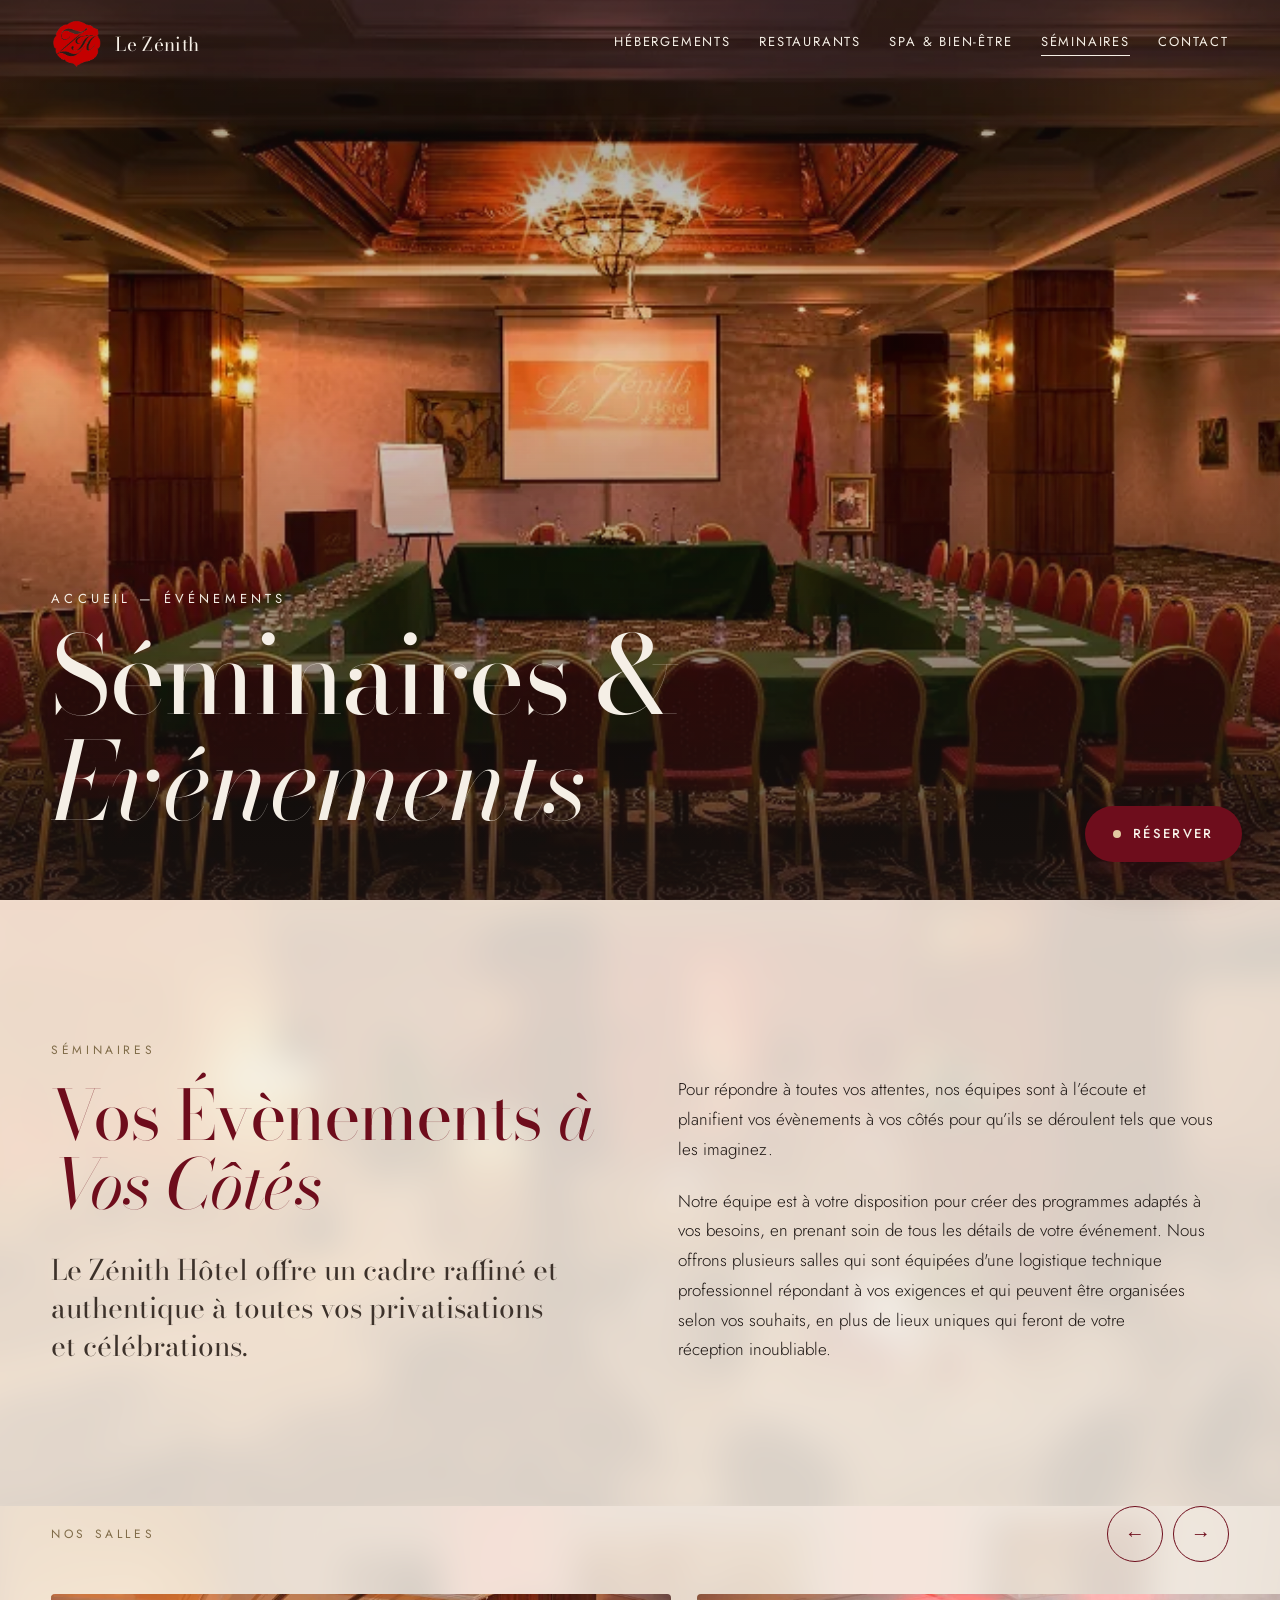
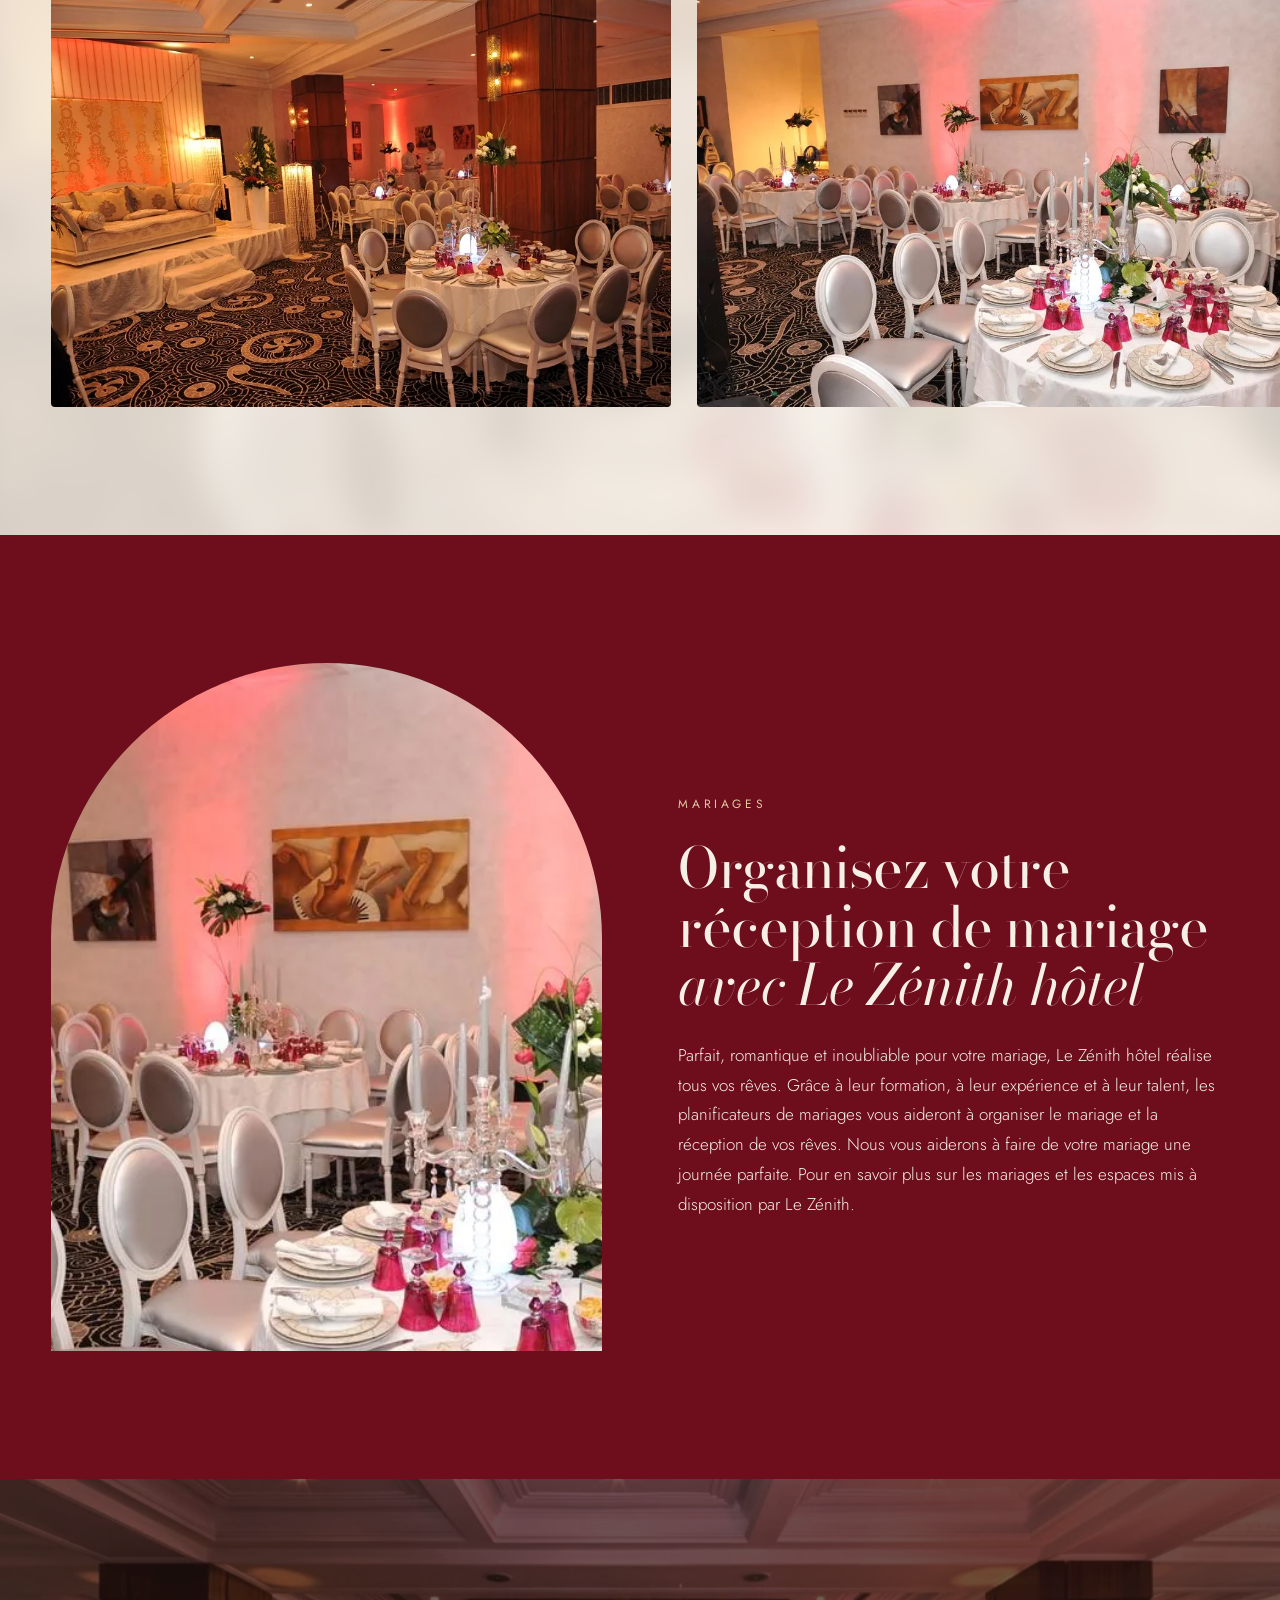
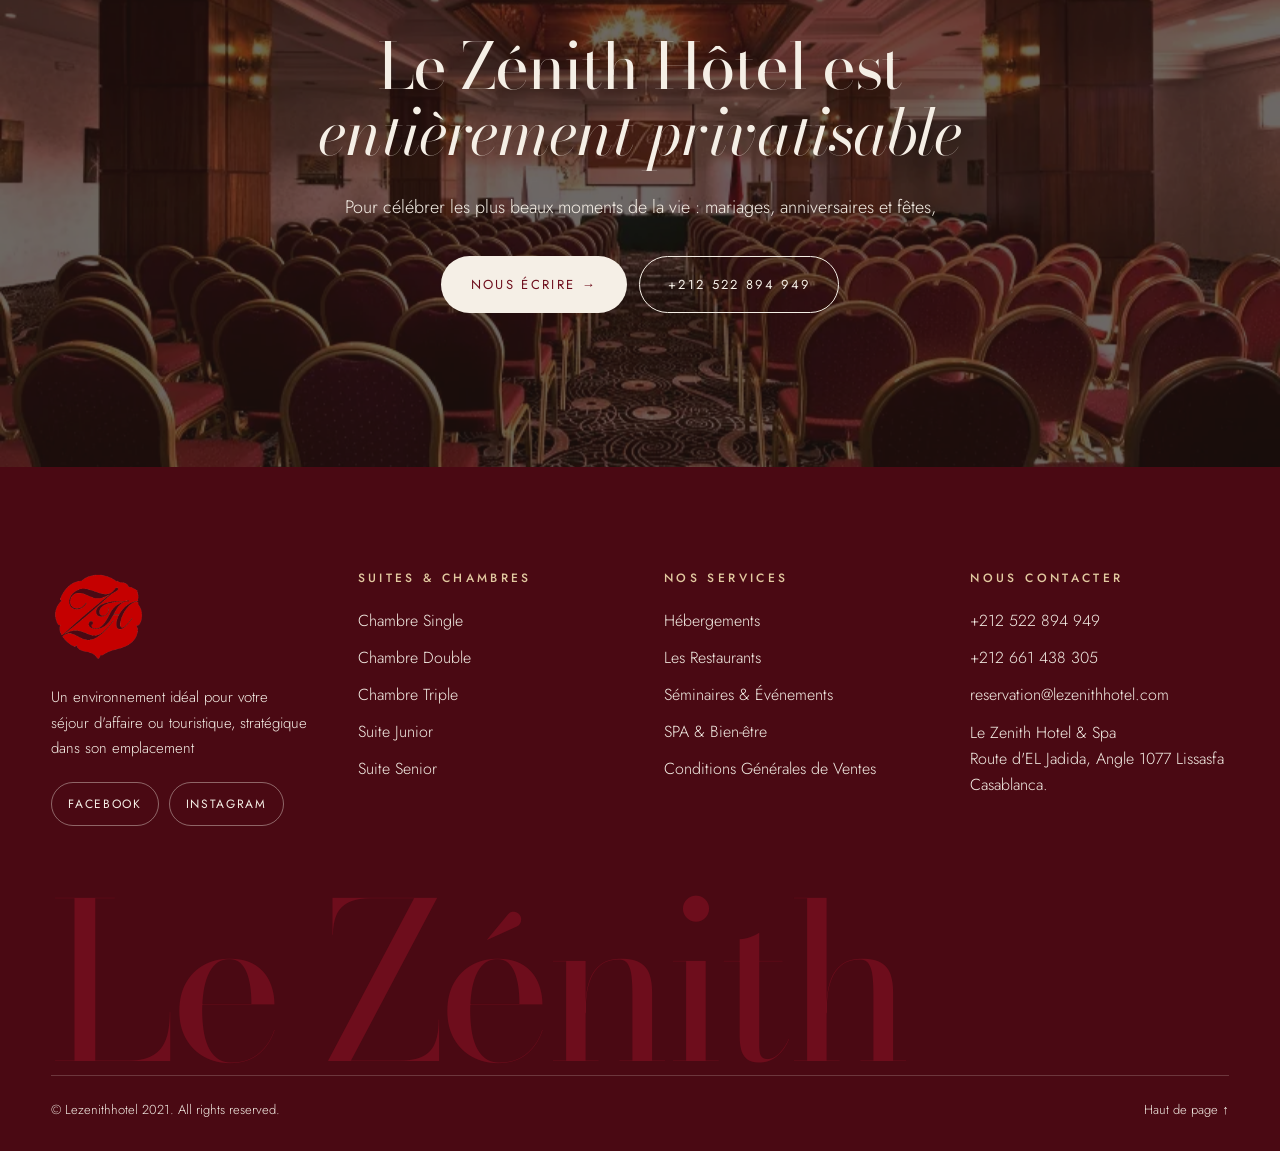
<file: docs/seminaires-evenements.html>
<!DOCTYPE html>
<html lang="fr">
<head>
<meta charset="utf-8">
<meta name="viewport" content="width=device-width, initial-scale=1">
<title>Séminaires &amp; Événements — Le Zénith Hôtel &amp; Spa</title>
<meta name="description" content="Salles de séminaires et d'événements au Zénith Hôtel &amp; Spa, en plein centre d'affaires de Casablanca, à 15 min de l'aéroport Mohamed V.">
<link rel="canonical" href="https://mehdiennaciri1.github.io/zenith/seminaires-evenements.html">
<meta name="theme-color" content="#6e0d1c">
<meta property="og:type" content="website">
<meta property="og:locale" content="fr_FR">
<meta property="og:site_name" content="Le Zénith Hôtel &amp; Spa">
<meta property="og:title" content="Séminaires &amp; Événements — Le Zénith Hôtel &amp; Spa">
<meta property="og:description" content="Salles de séminaires et d'événements au Zénith Hôtel &amp; Spa, en plein centre d'affaires de Casablanca, à 15 min de l'aéroport Mohamed V.">
<meta property="og:url" content="https://mehdiennaciri1.github.io/zenith/seminaires-evenements.html">
<meta property="og:image" content="https://mehdiennaciri1.github.io/zenith/img/og.jpg">
<meta name="twitter:card" content="summary_large_image">
<link rel="icon" href="favicon.ico?v=2" sizes="any">
<link rel="icon" type="image/png" sizes="32x32" href="img/favicon-32.png?v=2">
<link rel="icon" type="image/png" sizes="192x192" href="img/favicon.png?v=2">
<link rel="apple-touch-icon" href="img/logo-footer.png">
<link rel="preconnect" href="https://fonts.googleapis.com">
<link rel="preconnect" href="https://fonts.gstatic.com" crossorigin>
<link href="https://fonts.googleapis.com/css2?family=Bodoni+Moda:ital,opsz,wght@0,6..96,400;0,6..96,500;1,6..96,400&amp;family=Jost:wght@300;400;500&amp;display=swap" rel="stylesheet">
<link rel="stylesheet" href="css/zenith.css">
<script src="js/zenith-anim.js" defer></script>
<script src="js/zenith.js" defer></script>
</head>
<body>



<div style="position:relative;overflow-x:clip">

<header data-solid-after="0.6" data-header style="position:fixed;top:0;left:0;right:0;z-index:40;display:flex;align-items:center;justify-content:space-between;gap:24px;padding:18px clamp(20px,4vw,56px);transition:background .4s,box-shadow .4s,padding .4s">
  <a href="index.html" style="display:flex;align-items:center;gap:12px;color:#f5efe6">
    <img src="img/logo-footer.png" alt="Le Zénith" style="width:52px;height:52px;object-fit:contain;border-radius:6px">
    <span data-head-ink="1" style="font-family:'Bodoni Moda',serif;font-size:19px;letter-spacing:.02em;color:#f5efe6;transition:color .4s">Le Zénith</span>
  </a>
  <div class="z-wide" style="display:contents">
    <nav style="display:flex;gap:clamp(18px,2.2vw,34px);font-size:13px;letter-spacing:.14em;text-transform:uppercase">
      
        <a href="hebergements.html" data-head-ink="1" style="color:#f5efe6;transition:color .4s;padding-bottom:4px;border-bottom:1px solid transparent">Hébergements</a>
      
        <a href="restaurants.html" data-head-ink="1" style="color:#f5efe6;transition:color .4s;padding-bottom:4px;border-bottom:1px solid transparent">Restaurants</a>
      
        <a href="spa-bien-etre.html" data-head-ink="1" style="color:#f5efe6;transition:color .4s;padding-bottom:4px;border-bottom:1px solid transparent">Spa &amp; Bien-être</a>
      
        <a href="seminaires-evenements.html" data-head-ink="1" style="color:#f5efe6;transition:color .4s;padding-bottom:4px;border-bottom:1px solid currentColor" aria-current="page">Séminaires</a>
      
        <a href="reservation.html" data-head-ink="1" style="color:#f5efe6;transition:color .4s;padding-bottom:4px;border-bottom:1px solid transparent">Contact</a>
      
    </nav>
  </div>
  <div class="z-narrow" style="display:contents">
    <button data-menu-toggle data-head-ink="1" style="background:none;border:1px solid currentColor;color:#f5efe6;font:500 12px Jost,sans-serif;letter-spacing:.16em;text-transform:uppercase;padding:12px 18px;border-radius:999px;cursor:pointer;min-height:44px">Menu</button>
  </div>
</header>

<div class="z-menu" hidden>
  <div style="position:fixed;inset:0;z-index:45;background:#6e0d1c;color:#f5efe6;display:flex;flex-direction:column;padding:28px 24px;gap:8px">
    <button data-menu-toggle style="align-self:flex-end;background:none;border:1px solid #f5efe6;color:#f5efe6;font:500 12px Jost,sans-serif;letter-spacing:.16em;text-transform:uppercase;padding:12px 18px;border-radius:999px;min-height:44px">Fermer</button>
    <nav style="display:flex;flex-direction:column;gap:6px;margin-top:40px;font-family:'Bodoni Moda',serif;font-size:36px">
      <a href="index.html" style="color:#f5efe6;padding:6px 0">Accueil</a>
      
        <a href="hebergements.html" style="color:#f5efe6;padding:6px 0">Hébergements</a>
      
        <a href="restaurants.html" style="color:#f5efe6;padding:6px 0">Restaurants</a>
      
        <a href="spa-bien-etre.html" style="color:#f5efe6;padding:6px 0">Spa &amp; Bien-être</a>
      
        <a href="seminaires-evenements.html" style="color:#f5efe6;padding:6px 0">Séminaires</a>
      
        <a href="reservation.html" style="color:#f5efe6;padding:6px 0">Contact</a>
      
    </nav>
  </div>
</div>

<button data-book style="position:fixed;right:clamp(16px,3vw,40px);bottom:clamp(16px,3vw,40px);z-index:50;display:flex;align-items:center;gap:12px;padding:18px 28px;min-height:56px;border:0;border-radius:999px;background:#6e0d1c;color:#f5efe6;font:500 13px Jost,sans-serif;letter-spacing:.18em;text-transform:uppercase;cursor:pointer;box-shadow:0 14px 40px rgba(74,9,19,.35);transition:transform .3s,background .3s" class="zh1">
  <span style="width:8px;height:8px;border-radius:50%;background:#e2c9a0"></span>Réserver
</button>

<div data-close-book style="position:fixed;inset:0;z-index:60;background:rgba(28,21,18,.5);backdrop-filter:blur(3px);transition:opacity .45s;opacity:0;pointer-events:none"></div>
<aside aria-label="Réservation" style="position:fixed;top:0;right:0;bottom:0;z-index:70;width:min(100%,460px);background:#f5efe6;color:#1c1512;font-family:Jost,sans-serif;display:flex;flex-direction:column;padding:32px clamp(24px,4vw,40px);gap:28px;overflow-y:auto;transition:transform .6s cubic-bezier(.7,0,.2,1);transform:translateX(105%)">
  <div style="display:flex;justify-content:space-between;align-items:center">
    <span style="font-size:12px;letter-spacing:.3em;text-transform:uppercase;color:#7f6b48">Réservation</span>
    <button data-close-book style="background:none;border:1px solid #1c1512;color:#1c1512;font:500 12px Jost,sans-serif;letter-spacing:.16em;text-transform:uppercase;padding:12px 18px;border-radius:999px;cursor:pointer;min-height:44px">Fermer</button>
  </div>
  <h2 style="margin:0;font-family:'Bodoni Moda',serif;font-weight:400;font-size:44px;line-height:1;color:#6e0d1c">Votre séjour <em>au Zénith</em></h2>
  <div style="display:grid;grid-template-columns:1fr 1fr;gap:14px">
    <label style="display:flex;flex-direction:column;gap:8px;font-size:12px;letter-spacing:.14em;text-transform:uppercase;color:#5b4d43">Arrivée<input type="date" value="" data-date="in" style="font:400 16px Jost,sans-serif;padding:14px;border:1px solid #d9cbb5;border-radius:4px;background:#fff;color:#1c1512;min-height:52px"></label>
    <label style="display:flex;flex-direction:column;gap:8px;font-size:12px;letter-spacing:.14em;text-transform:uppercase;color:#5b4d43">Départ<input type="date" value="" data-date="out" style="font:400 16px Jost,sans-serif;padding:14px;border:1px solid #d9cbb5;border-radius:4px;background:#fff;color:#1c1512;min-height:52px"></label>
  </div>
  <div style="display:flex;flex-direction:column;border-top:1px solid #d9cbb5">
    
      <div style="display:flex;justify-content:space-between;align-items:center;padding:16px 0;border-bottom:1px solid #d9cbb5">
        <span style="font-size:16px">Chambres</span>
        <div style="display:flex;align-items:center;gap:16px">
          <button data-counter="rooms" data-step="-1" aria-label="Moins" style="width:44px;height:44px;border-radius:50%;border:1px solid #6e0d1c;background:transparent;color:#6e0d1c;font-size:18px;cursor:pointer">−</button>
          <span style="min-width:20px;text-align:center;font-family:'Bodoni Moda',serif;font-size:22px">1</span>
          <button data-counter="rooms" data-step="1" aria-label="Plus" style="width:44px;height:44px;border-radius:50%;border:1px solid #6e0d1c;background:transparent;color:#6e0d1c;font-size:18px;cursor:pointer">+</button>
        </div>
      </div>
    
      <div style="display:flex;justify-content:space-between;align-items:center;padding:16px 0;border-bottom:1px solid #d9cbb5">
        <span style="font-size:16px">Adultes</span>
        <div style="display:flex;align-items:center;gap:16px">
          <button data-counter="adults" data-step="-1" aria-label="Moins" style="width:44px;height:44px;border-radius:50%;border:1px solid #6e0d1c;background:transparent;color:#6e0d1c;font-size:18px;cursor:pointer">−</button>
          <span style="min-width:20px;text-align:center;font-family:'Bodoni Moda',serif;font-size:22px">2</span>
          <button data-counter="adults" data-step="1" aria-label="Plus" style="width:44px;height:44px;border-radius:50%;border:1px solid #6e0d1c;background:transparent;color:#6e0d1c;font-size:18px;cursor:pointer">+</button>
        </div>
      </div>
    
      <div style="display:flex;justify-content:space-between;align-items:center;padding:16px 0;border-bottom:1px solid #d9cbb5">
        <span style="font-size:16px">Enfants</span>
        <div style="display:flex;align-items:center;gap:16px">
          <button data-counter="children" data-step="-1" aria-label="Moins" style="width:44px;height:44px;border-radius:50%;border:1px solid #6e0d1c;background:transparent;color:#6e0d1c;font-size:18px;cursor:pointer">−</button>
          <span style="min-width:20px;text-align:center;font-family:'Bodoni Moda',serif;font-size:22px">0</span>
          <button data-counter="children" data-step="1" aria-label="Plus" style="width:44px;height:44px;border-radius:50%;border:1px solid #6e0d1c;background:transparent;color:#6e0d1c;font-size:18px;cursor:pointer">+</button>
        </div>
      </div>
    
  </div>
  <a href="https://le-zenith-hotel-spa.hotelrunner.com/bv3/search" target="_blank" style="display:flex;justify-content:center;align-items:center;gap:12px;padding:20px;border-radius:999px;background:#6e0d1c;color:#f5efe6;font-size:13px;letter-spacing:.18em;text-transform:uppercase;transition:background .3s" class="zh2">Réservez maintenant →</a>
  <div style="margin-top:auto;display:flex;flex-direction:column;gap:6px;font-size:14px;font-weight:300;color:#5b4d43">
    <span>Une question ? <a href="tel:+212522894949" style="color:#6e0d1c">+212 522 894 949</a></span>
    <a href="mailto:reservation@lezenithhotel.com" style="color:#6e0d1c">reservation@lezenithhotel.com</a>
  </div>
</aside>
<main id="main">

<section id="top" data-screen-label="Hero" style="position:relative;height:100vh;min-height:620px;overflow:hidden;background:#1c1512;color:#f5efe6">
  <div data-parallax="0.35" style="position:absolute;left:0;right:0;top:-12%;height:124%"><img src="img/salle.webp" alt="Salle de séminaire" style="width:100%;height:100%;object-fit:cover"></div>
  <div style="position:absolute;inset:0;background:linear-gradient(180deg,rgba(28,21,18,.5) 0%,rgba(28,21,18,.1) 40%,rgba(28,21,18,.78) 100%)"></div>
  <div style="position:absolute;left:clamp(20px,4vw,56px);right:clamp(20px,4vw,56px);bottom:clamp(36px,7vh,80px)">
    <div style="overflow:hidden"><p data-line="0" style="margin:0 0 18px;font-size:13px;letter-spacing:.32em;text-transform:uppercase"><a href="index.html" style="color:#f5efe6">Accueil</a> — Événements</p></div>
    <h1 style="margin:0;font-family:'Bodoni Moda',serif;font-weight:400;font-size:clamp(48px,8.4vw,132px);line-height:.92;letter-spacing:-.02em">
      <span style="display:block;overflow:hidden;padding-bottom:.06em"><span data-line="1" style="display:block">Séminaires &amp;</span></span>
      <span style="display:block;overflow:hidden;padding-bottom:.06em"><span data-line="2" style="display:block"><em>Événements</em></span></span>
    </h1>
  </div>
</section>

<section data-screen-label="Vos évènements" style="position:relative;isolation:isolate;padding:clamp(80px,11vw,150px) clamp(20px,4vw,56px);max-width:1440px;margin:0 auto;display:grid;grid-template-columns:repeat(auto-fit,minmax(min(100%,420px),1fr));gap:clamp(40px,6vw,96px)">
  <div aria-hidden="true" style="position:absolute;top:0;bottom:0;left:50%;width:100vw;transform:translateX(-50%);z-index:-1;overflow:hidden;pointer-events:none"><img loading="lazy" decoding="async" src="img/salle3.webp" alt="" style="width:100%;height:100%;object-fit:cover;filter:blur(16px) saturate(.9);transform:scale(1.12)"><div style="position:absolute;inset:0;background:rgba(245,239,230,.85)"></div></div>
  <div>
    <p data-reveal="" style="margin:0 0 22px;font-size:12px;letter-spacing:.3em;text-transform:uppercase;color:#7f6b48">Séminaires</p>
    <h2 data-reveal="" style="margin:0 0 32px;font-family:'Bodoni Moda',serif;font-weight:400;font-size:clamp(40px,5.4vw,80px);line-height:1;letter-spacing:-.015em;color:#6e0d1c">Vos Évènements <em>à Vos Côtés</em></h2>
    <p data-reveal="" style="margin:0;font-family:'Bodoni Moda',serif;font-size:clamp(22px,2.2vw,30px);line-height:1.35;color:#3d322b;text-wrap:pretty">Le Zénith Hôtel offre un cadre raffiné et authentique à toutes vos privatisations et célébrations.</p>
  </div>
  <div style="display:flex;flex-direction:column;gap:22px;align-self:end;max-width:600px">
    <p data-reveal="" style="margin:0;font-size:17px;line-height:1.75;font-weight:300;text-wrap:pretty">Pour répondre à toutes vos attentes, nos équipes sont à l’écoute et planifient vos évènements à vos côtés pour qu’ils se déroulent tels que vous les imaginez.</p>
    <p data-reveal="" style="margin:0;font-size:17px;line-height:1.75;font-weight:300;text-wrap:pretty">Notre équipe est à votre disposition pour créer des programmes adaptés à vos besoins, en prenant soin de tous les détails de votre événement. Nous offrons plusieurs salles qui sont équipées d'une logistique technique professionnel répondant à vos exigences et qui peuvent être organisées selon vos souhaits, en plus de lieux uniques qui feront de votre réception inoubliable.</p>
  </div>
</section>

<section data-screen-label="Salles" style="position:relative;isolation:isolate;padding:0 0 clamp(80px,10vw,140px)">
  <div aria-hidden="true" style="position:absolute;top:0;bottom:0;left:50%;width:100vw;transform:translateX(-50%);z-index:-1;overflow:hidden;pointer-events:none"><img loading="lazy" decoding="async" src="img/salle4.webp" alt="" style="width:100%;height:100%;object-fit:cover;filter:blur(16px) saturate(.9);transform:scale(1.12)"><div style="position:absolute;inset:0;background:rgba(245,239,230,.85)"></div></div>
  <div style="display:flex;justify-content:space-between;align-items:center;gap:24px;padding:0 clamp(20px,4vw,56px);max-width:1440px;margin:0 auto 32px">
    <p data-reveal="" style="margin:0;font-size:12px;letter-spacing:.3em;text-transform:uppercase;color:#7f6b48">Nos salles</p>
    <div data-reveal="" style="display:flex;gap:10px">
      <button data-rail-step="-1" aria-label="Précédent" style="width:56px;height:56px;border-radius:50%;border:1px solid #6e0d1c;background:transparent;color:#6e0d1c;font-size:20px;cursor:pointer;transition:background .3s,color .3s" class="zh3">←</button>
      <button data-rail-step="1" aria-label="Suivant" style="width:56px;height:56px;border-radius:50%;border:1px solid #6e0d1c;background:transparent;color:#6e0d1c;font-size:20px;cursor:pointer;transition:background .3s,color .3s" class="zh3">→</button>
    </div>
  </div>
  <div data-rail style="display:flex;gap:clamp(16px,2vw,28px);overflow-x:auto;scroll-snap-type:x mandatory;padding:0 clamp(20px,4vw,56px);scrollbar-width:none;scroll-padding:0 clamp(20px,4vw,56px)">
    
      <div data-reveal="" style="flex:0 0 min(86vw,620px);scroll-snap-align:start;aspect-ratio:3/2;overflow:hidden;border-radius:4px;background:#e9dfcf"><img loading="lazy" decoding="async" src="img/salle3.webp" alt="Salle" style="width:100%;height:100%;object-fit:cover;transition:transform 1.2s cubic-bezier(.2,.7,.2,1)" class="zh10"></div>
    
      <div data-reveal="" style="flex:0 0 min(86vw,620px);scroll-snap-align:start;aspect-ratio:3/2;overflow:hidden;border-radius:4px;background:#e9dfcf"><img loading="lazy" decoding="async" src="img/salle4.webp" alt="Salle" style="width:100%;height:100%;object-fit:cover;transition:transform 1.2s cubic-bezier(.2,.7,.2,1)" class="zh10"></div>
    
      <div data-reveal="" style="flex:0 0 min(86vw,620px);scroll-snap-align:start;aspect-ratio:3/2;overflow:hidden;border-radius:4px;background:#e9dfcf"><img loading="lazy" decoding="async" src="img/salle2.webp" alt="Salle" style="width:100%;height:100%;object-fit:cover;transition:transform 1.2s cubic-bezier(.2,.7,.2,1)" class="zh10"></div>
    
      <div data-reveal="" style="flex:0 0 min(86vw,620px);scroll-snap-align:start;aspect-ratio:3/2;overflow:hidden;border-radius:4px;background:#e9dfcf"><img loading="lazy" decoding="async" src="img/salle5.webp" alt="Salle" style="width:100%;height:100%;object-fit:cover;transition:transform 1.2s cubic-bezier(.2,.7,.2,1)" class="zh10"></div>
    
      <div data-reveal="" style="flex:0 0 min(86vw,620px);scroll-snap-align:start;aspect-ratio:3/2;overflow:hidden;border-radius:4px;background:#e9dfcf"><img loading="lazy" decoding="async" src="img/salle.webp" alt="Salle" style="width:100%;height:100%;object-fit:cover;transition:transform 1.2s cubic-bezier(.2,.7,.2,1)" class="zh10"></div>
    
  </div>
</section>

<section data-screen-label="Mariage" style="background:#6e0d1c;color:#f5efe6;padding:clamp(80px,10vw,140px) clamp(20px,4vw,56px)">
  <div style="max-width:1440px;margin:0 auto;display:grid;grid-template-columns:repeat(auto-fit,minmax(min(100%,420px),1fr));gap:clamp(40px,6vw,96px);align-items:center">
    <div data-reveal="" style="position:relative;width:100%;aspect-ratio:4/5;border-radius:999px 999px 0 0;overflow:hidden;background:#4a0913">
      <div data-parallax="0.12" style="position:absolute;left:0;right:0;top:-10%;height:120%"><img loading="lazy" decoding="async" src="img/salle4.webp" alt="Réception" style="width:100%;height:100%;object-fit:cover"></div>
    </div>
    <div style="display:flex;flex-direction:column;gap:26px;max-width:600px">
      <p data-reveal="" style="margin:0;font-size:12px;letter-spacing:.3em;text-transform:uppercase;color:#e2c9a0">Mariages</p>
      <h2 data-reveal="" style="margin:0;font-family:'Bodoni Moda',serif;font-weight:400;font-size:clamp(36px,4.4vw,64px);line-height:1.04;letter-spacing:-.015em">Organisez votre réception de mariage <em>avec Le Zénith hôtel</em></h2>
      <p data-reveal="" style="margin:0;font-size:17px;line-height:1.75;font-weight:300;text-wrap:pretty">Parfait, romantique et inoubliable pour votre mariage, Le Zénith hôtel réalise tous vos rêves. Grâce à leur formation, à leur expérience et à leur talent, les planificateurs de mariages vous aideront à organiser le mariage et la réception de vos rêves. Nous vous aiderons à faire de votre mariage une journée parfaite. Pour en savoir plus sur les mariages et les espaces mis à disposition par Le Zénith.</p>
    </div>
  </div>
</section>

<section data-screen-label="Privatisation" style="position:relative;overflow:hidden;background:#1c1512;color:#f5efe6;padding:clamp(96px,12vw,170px) clamp(20px,4vw,56px);text-align:center">
  <div data-parallax="0.15" style="position:absolute;left:0;right:0;top:-15%;height:130%;opacity:.36"><img loading="lazy" decoding="async" src="img/salle2.webp" alt="" style="width:100%;height:100%;object-fit:cover"></div>
  <div style="position:relative;max-width:960px;margin:0 auto;display:flex;flex-direction:column;align-items:center;gap:26px">
    <h2 data-reveal="" style="margin:0;font-family:'Bodoni Moda',serif;font-weight:400;font-size:clamp(38px,5vw,72px);line-height:1.04;letter-spacing:-.015em;text-wrap:balance">Le Zénith Hôtel est <em>entièrement privatisable</em></h2>
    <p data-reveal="" style="margin:0;font-size:18px;line-height:1.7;font-weight:300">Pour célébrer les plus beaux moments de la vie : mariages, anniversaires et fêtes,</p>
    <div data-reveal="" style="display:flex;flex-wrap:wrap;justify-content:center;gap:12px;margin-top:8px">
      <a href="mailto:reservation@lezenithhotel.com" style="display:inline-flex;align-items:center;gap:14px;padding:18px 30px;border-radius:999px;background:#f5efe6;color:#6e0d1c;font-size:13px;letter-spacing:.18em;text-transform:uppercase" class="zh9">Nous écrire →</a>
      <a href="tel:+212522894949" style="display:inline-flex;align-items:center;padding:18px 28px;border-radius:999px;border:1px solid #f5efe6;color:#f5efe6;font-size:13px;letter-spacing:.18em;text-transform:uppercase" class="zh8">+212 522 894 949</a>
    </div>
  </div>
</section>

</main>
<footer data-screen-label="Footer" style="background:#4a0913;color:#f5efe6;font-family:Jost,sans-serif;padding:clamp(64px,8vw,112px) clamp(20px,4vw,56px) 32px">
  <div style="max-width:1440px;margin:0 auto">
    <div style="display:grid;grid-template-columns:repeat(auto-fit,minmax(min(100%,220px),1fr));gap:48px;padding-bottom:64px">
      <div style="display:flex;flex-direction:column;gap:20px">
        <img loading="lazy" decoding="async" src="img/logo-footer.png" alt="Lezenithhotel" style="width:96px;height:96px;object-fit:contain">
        <p style="margin:0;font-size:15px;line-height:1.7;font-weight:300;max-width:300px">Un environnement idéal pour votre séjour d'affaire ou touristique, stratégique dans son emplacement</p>
        <div style="display:flex;gap:10px">
          <a href="https://www.facebook.com/lezenithhotel/" target="_blank" style="display:flex;align-items:center;justify-content:center;height:44px;padding:0 16px;border:1px solid rgba(245,239,230,.4);border-radius:999px;color:#f5efe6;font-size:12px;letter-spacing:.14em;text-transform:uppercase;transition:background .3s" class="zh3">Facebook</a>
          <a href="https://www.instagram.com/lezenithhotelandspa/" target="_blank" style="display:flex;align-items:center;justify-content:center;height:44px;padding:0 16px;border:1px solid rgba(245,239,230,.4);border-radius:999px;color:#f5efe6;font-size:12px;letter-spacing:.14em;text-transform:uppercase;transition:background .3s" class="zh3">Instagram</a>
        </div>
      </div>
      <div style="display:flex;flex-direction:column;gap:14px">
        <h3 style="margin:0 0 8px;font-size:12px;letter-spacing:.28em;text-transform:uppercase;font-weight:500;color:#e2c9a0">Suites &amp; Chambres</h3>
        <a href="hebergements.html#single" style="color:#f5efe6;font-weight:300" class="zh4">Chambre Single</a>
        <a href="hebergements.html#double" style="color:#f5efe6;font-weight:300" class="zh4">Chambre Double</a>
        <a href="hebergements.html#triple" style="color:#f5efe6;font-weight:300" class="zh4">Chambre Triple</a>
        <a href="hebergements.html#junior" style="color:#f5efe6;font-weight:300" class="zh4">Suite Junior</a>
        <a href="hebergements.html#senior" style="color:#f5efe6;font-weight:300" class="zh4">Suite Senior</a>
      </div>
      <div style="display:flex;flex-direction:column;gap:14px">
        <h3 style="margin:0 0 8px;font-size:12px;letter-spacing:.28em;text-transform:uppercase;font-weight:500;color:#e2c9a0">Nos Services</h3>
        <a href="hebergements.html" style="color:#f5efe6;font-weight:300" class="zh4">Hébergements</a>
        <a href="restaurants.html" style="color:#f5efe6;font-weight:300" class="zh4">Les Restaurants</a>
        <a href="seminaires-evenements.html" style="color:#f5efe6;font-weight:300" class="zh4">Séminaires &amp; Événements</a>
        <a href="spa-bien-etre.html" style="color:#f5efe6;font-weight:300" class="zh4">SPA &amp; Bien-être</a>
        <a href="conditions-generales-de-ventes.html" style="color:#f5efe6;font-weight:300" class="zh4">Conditions Générales de Ventes</a>
      </div>
      <div style="display:flex;flex-direction:column;gap:14px">
        <h3 style="margin:0 0 8px;font-size:12px;letter-spacing:.28em;text-transform:uppercase;font-weight:500;color:#e2c9a0">Nous Contacter</h3>
        <a href="tel:+212522894949" style="color:#f5efe6;font-weight:300" class="zh4">+212 522 894 949</a>
        <a href="tel:+212661438305" style="color:#f5efe6;font-weight:300" class="zh4">+212 661 438 305</a>
        <a href="mailto:reservation@lezenithhotel.com" style="color:#f5efe6;font-weight:300;word-break:break-all" class="zh4">reservation@lezenithhotel.com</a>
        <p style="margin:0;font-weight:300;line-height:1.6">Le Zenith Hotel &amp; Spa<br>Route d'EL Jadida, Angle 1077 Lissasfa Casablanca.</p>
      </div>
    </div>
    <div data-reveal="" style="font-family:'Bodoni Moda',serif;font-size:clamp(64px,17vw,260px);line-height:.85;letter-spacing:-.03em;color:#6e0d1c;white-space:nowrap;overflow:hidden">Le Zénith</div>
    <div style="display:flex;flex-wrap:wrap;justify-content:space-between;gap:16px;padding-top:24px;border-top:1px solid rgba(245,239,230,.2);font-size:13px;font-weight:300">
      <span>© Lezenithhotel 2021. All rights reserved.</span>
      <a href="#top" style="color:#f5efe6" class="zh4">Haut de page ↑</a>
    </div>
  </div>
</footer>

</div>

</body>
</html>
</file>
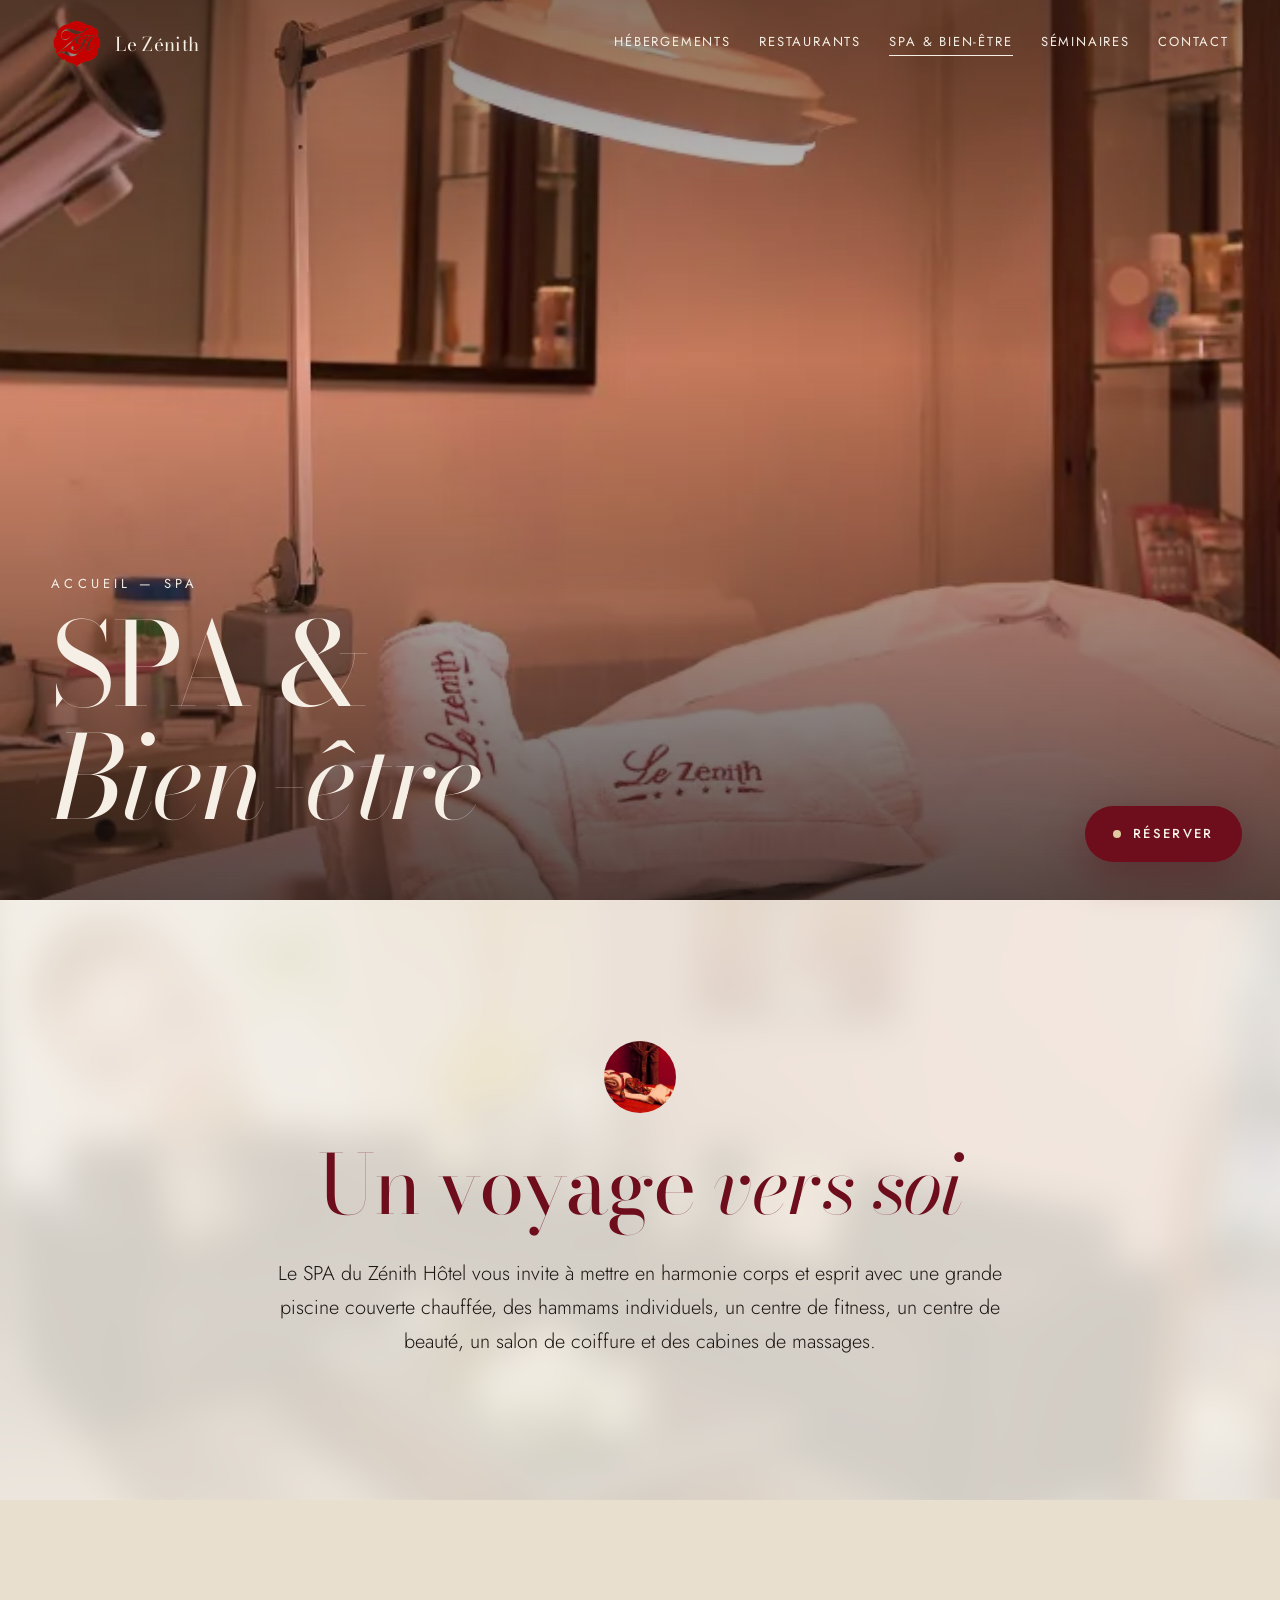
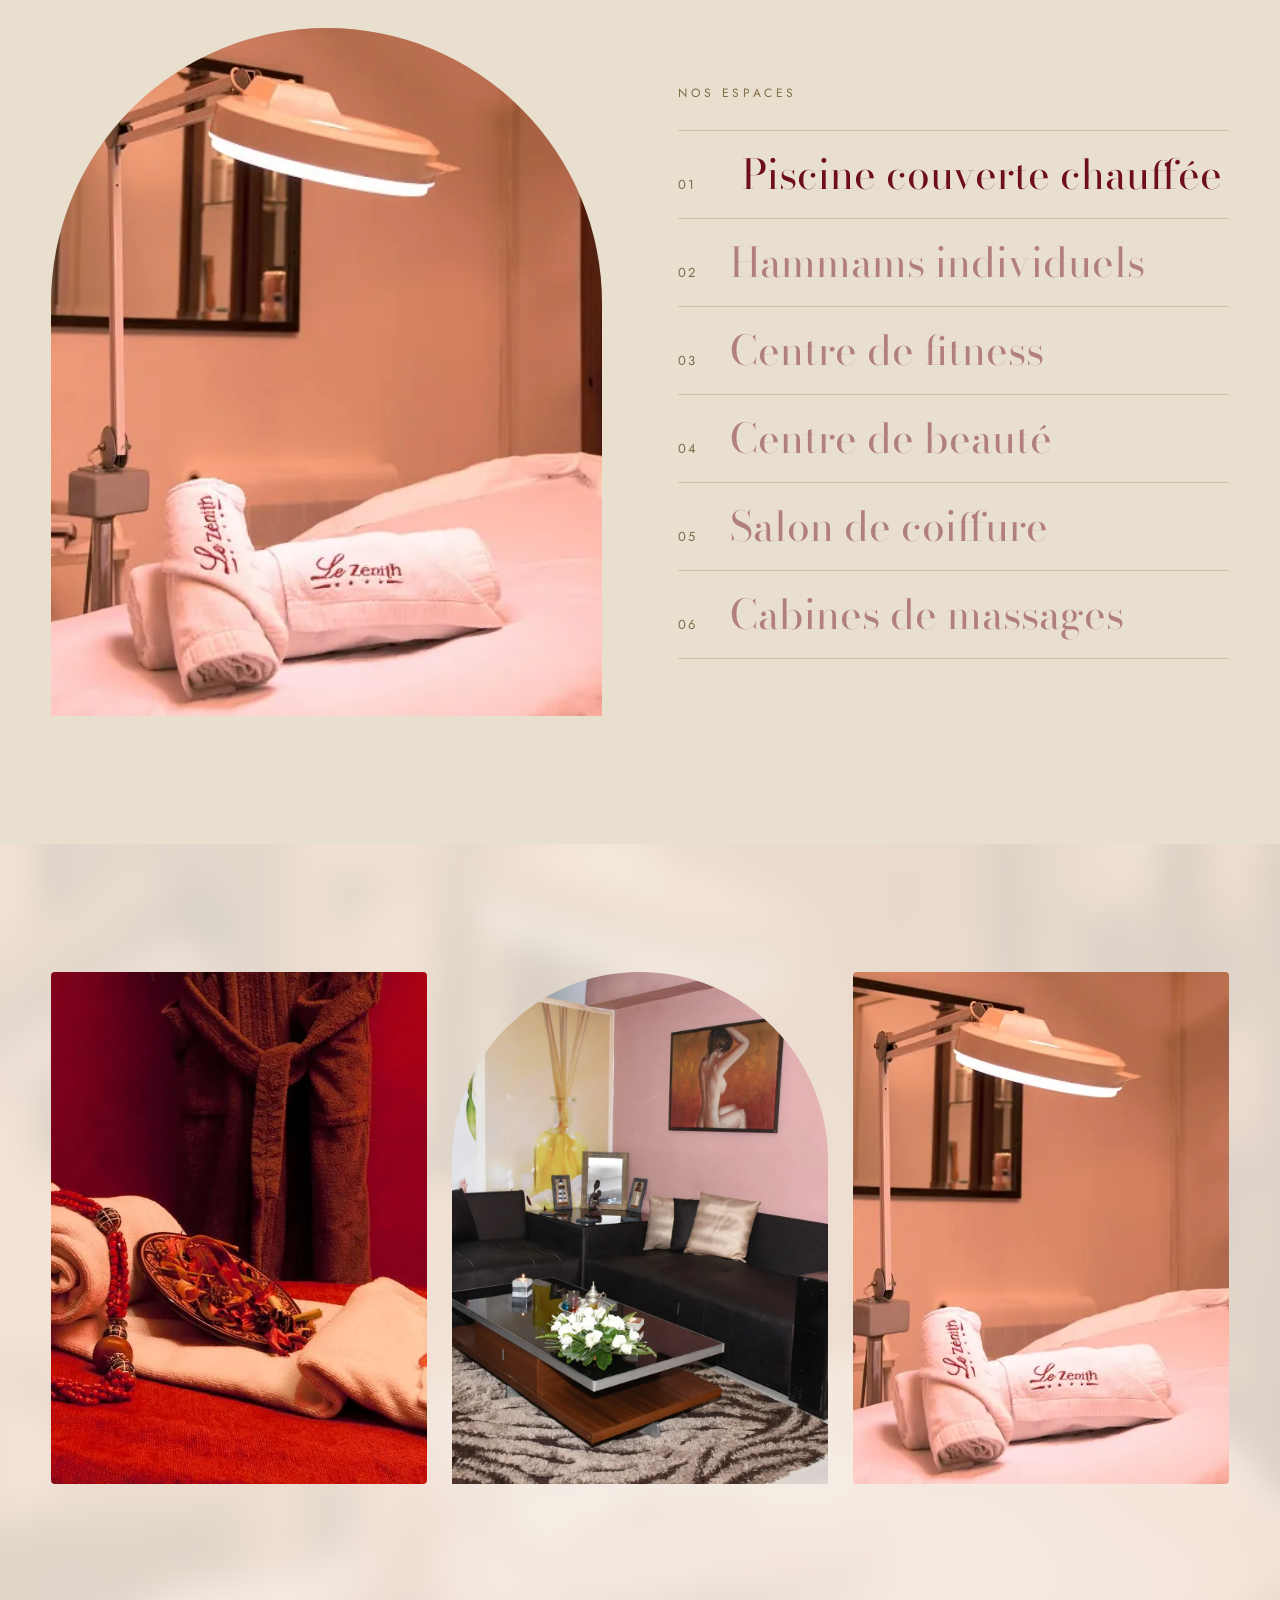
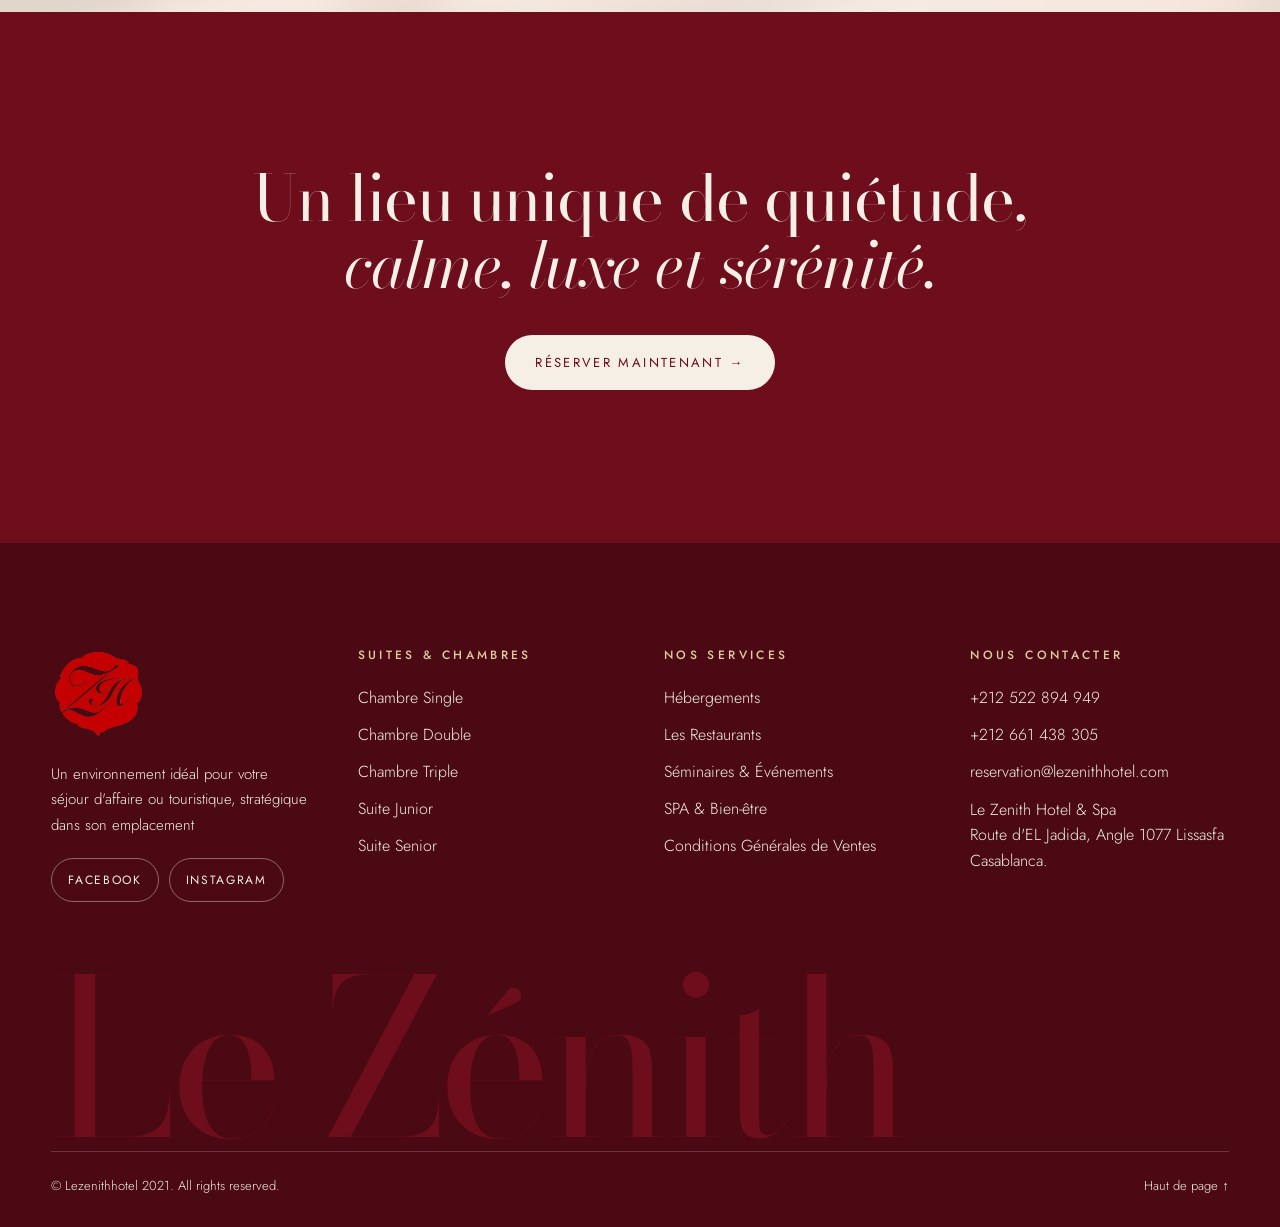
<file: docs/spa-bien-etre.html>
<!DOCTYPE html>
<html lang="fr">
<head>
<meta charset="utf-8">
<meta name="viewport" content="width=device-width, initial-scale=1">
<title>SPA &amp; Bien-être — Le Zénith Hôtel &amp; Spa</title>
<meta name="description" content="Spa du Zénith Hôtel à Casablanca : piscine couverte chauffée, hammams individuels, fitness, centre de beauté, salon de coiffure et massages.">
<link rel="canonical" href="https://mehdiennaciri1.github.io/zenith/spa-bien-etre.html">
<meta name="theme-color" content="#6e0d1c">
<meta property="og:type" content="website">
<meta property="og:locale" content="fr_FR">
<meta property="og:site_name" content="Le Zénith Hôtel &amp; Spa">
<meta property="og:title" content="SPA &amp; Bien-être — Le Zénith Hôtel &amp; Spa">
<meta property="og:description" content="Spa du Zénith Hôtel à Casablanca : piscine couverte chauffée, hammams individuels, fitness, centre de beauté, salon de coiffure et massages.">
<meta property="og:url" content="https://mehdiennaciri1.github.io/zenith/spa-bien-etre.html">
<meta property="og:image" content="https://mehdiennaciri1.github.io/zenith/img/og.jpg">
<meta name="twitter:card" content="summary_large_image">
<link rel="icon" href="favicon.ico?v=2" sizes="any">
<link rel="icon" type="image/png" sizes="32x32" href="img/favicon-32.png?v=2">
<link rel="icon" type="image/png" sizes="192x192" href="img/favicon.png?v=2">
<link rel="apple-touch-icon" href="img/logo-footer.png">
<link rel="preconnect" href="https://fonts.googleapis.com">
<link rel="preconnect" href="https://fonts.gstatic.com" crossorigin>
<link href="https://fonts.googleapis.com/css2?family=Bodoni+Moda:ital,opsz,wght@0,6..96,400;0,6..96,500;1,6..96,400&amp;family=Jost:wght@300;400;500&amp;display=swap" rel="stylesheet">
<link rel="stylesheet" href="css/zenith.css">
<script src="js/zenith-anim.js" defer></script>
<script src="js/zenith.js" defer></script>
</head>
<body>



<div style="position:relative;overflow-x:clip">

<header data-solid-after="0.6" data-header style="position:fixed;top:0;left:0;right:0;z-index:40;display:flex;align-items:center;justify-content:space-between;gap:24px;padding:18px clamp(20px,4vw,56px);transition:background .4s,box-shadow .4s,padding .4s">
  <a href="index.html" style="display:flex;align-items:center;gap:12px;color:#f5efe6">
    <img src="img/logo-footer.png" alt="Le Zénith" style="width:52px;height:52px;object-fit:contain;border-radius:6px">
    <span data-head-ink="1" style="font-family:'Bodoni Moda',serif;font-size:19px;letter-spacing:.02em;color:#f5efe6;transition:color .4s">Le Zénith</span>
  </a>
  <div class="z-wide" style="display:contents">
    <nav style="display:flex;gap:clamp(18px,2.2vw,34px);font-size:13px;letter-spacing:.14em;text-transform:uppercase">
      
        <a href="hebergements.html" data-head-ink="1" style="color:#f5efe6;transition:color .4s;padding-bottom:4px;border-bottom:1px solid transparent">Hébergements</a>
      
        <a href="restaurants.html" data-head-ink="1" style="color:#f5efe6;transition:color .4s;padding-bottom:4px;border-bottom:1px solid transparent">Restaurants</a>
      
        <a href="spa-bien-etre.html" data-head-ink="1" style="color:#f5efe6;transition:color .4s;padding-bottom:4px;border-bottom:1px solid currentColor" aria-current="page">Spa &amp; Bien-être</a>
      
        <a href="seminaires-evenements.html" data-head-ink="1" style="color:#f5efe6;transition:color .4s;padding-bottom:4px;border-bottom:1px solid transparent">Séminaires</a>
      
        <a href="reservation.html" data-head-ink="1" style="color:#f5efe6;transition:color .4s;padding-bottom:4px;border-bottom:1px solid transparent">Contact</a>
      
    </nav>
  </div>
  <div class="z-narrow" style="display:contents">
    <button data-menu-toggle data-head-ink="1" style="background:none;border:1px solid currentColor;color:#f5efe6;font:500 12px Jost,sans-serif;letter-spacing:.16em;text-transform:uppercase;padding:12px 18px;border-radius:999px;cursor:pointer;min-height:44px">Menu</button>
  </div>
</header>

<div class="z-menu" hidden>
  <div style="position:fixed;inset:0;z-index:45;background:#6e0d1c;color:#f5efe6;display:flex;flex-direction:column;padding:28px 24px;gap:8px">
    <button data-menu-toggle style="align-self:flex-end;background:none;border:1px solid #f5efe6;color:#f5efe6;font:500 12px Jost,sans-serif;letter-spacing:.16em;text-transform:uppercase;padding:12px 18px;border-radius:999px;min-height:44px">Fermer</button>
    <nav style="display:flex;flex-direction:column;gap:6px;margin-top:40px;font-family:'Bodoni Moda',serif;font-size:36px">
      <a href="index.html" style="color:#f5efe6;padding:6px 0">Accueil</a>
      
        <a href="hebergements.html" style="color:#f5efe6;padding:6px 0">Hébergements</a>
      
        <a href="restaurants.html" style="color:#f5efe6;padding:6px 0">Restaurants</a>
      
        <a href="spa-bien-etre.html" style="color:#f5efe6;padding:6px 0">Spa &amp; Bien-être</a>
      
        <a href="seminaires-evenements.html" style="color:#f5efe6;padding:6px 0">Séminaires</a>
      
        <a href="reservation.html" style="color:#f5efe6;padding:6px 0">Contact</a>
      
    </nav>
  </div>
</div>

<button data-book style="position:fixed;right:clamp(16px,3vw,40px);bottom:clamp(16px,3vw,40px);z-index:50;display:flex;align-items:center;gap:12px;padding:18px 28px;min-height:56px;border:0;border-radius:999px;background:#6e0d1c;color:#f5efe6;font:500 13px Jost,sans-serif;letter-spacing:.18em;text-transform:uppercase;cursor:pointer;box-shadow:0 14px 40px rgba(74,9,19,.35);transition:transform .3s,background .3s" class="zh1">
  <span style="width:8px;height:8px;border-radius:50%;background:#e2c9a0"></span>Réserver
</button>

<div data-close-book style="position:fixed;inset:0;z-index:60;background:rgba(28,21,18,.5);backdrop-filter:blur(3px);transition:opacity .45s;opacity:0;pointer-events:none"></div>
<aside aria-label="Réservation" style="position:fixed;top:0;right:0;bottom:0;z-index:70;width:min(100%,460px);background:#f5efe6;color:#1c1512;font-family:Jost,sans-serif;display:flex;flex-direction:column;padding:32px clamp(24px,4vw,40px);gap:28px;overflow-y:auto;transition:transform .6s cubic-bezier(.7,0,.2,1);transform:translateX(105%)">
  <div style="display:flex;justify-content:space-between;align-items:center">
    <span style="font-size:12px;letter-spacing:.3em;text-transform:uppercase;color:#7f6b48">Réservation</span>
    <button data-close-book style="background:none;border:1px solid #1c1512;color:#1c1512;font:500 12px Jost,sans-serif;letter-spacing:.16em;text-transform:uppercase;padding:12px 18px;border-radius:999px;cursor:pointer;min-height:44px">Fermer</button>
  </div>
  <h2 style="margin:0;font-family:'Bodoni Moda',serif;font-weight:400;font-size:44px;line-height:1;color:#6e0d1c">Votre séjour <em>au Zénith</em></h2>
  <div style="display:grid;grid-template-columns:1fr 1fr;gap:14px">
    <label style="display:flex;flex-direction:column;gap:8px;font-size:12px;letter-spacing:.14em;text-transform:uppercase;color:#5b4d43">Arrivée<input type="date" value="" data-date="in" style="font:400 16px Jost,sans-serif;padding:14px;border:1px solid #d9cbb5;border-radius:4px;background:#fff;color:#1c1512;min-height:52px"></label>
    <label style="display:flex;flex-direction:column;gap:8px;font-size:12px;letter-spacing:.14em;text-transform:uppercase;color:#5b4d43">Départ<input type="date" value="" data-date="out" style="font:400 16px Jost,sans-serif;padding:14px;border:1px solid #d9cbb5;border-radius:4px;background:#fff;color:#1c1512;min-height:52px"></label>
  </div>
  <div style="display:flex;flex-direction:column;border-top:1px solid #d9cbb5">
    
      <div style="display:flex;justify-content:space-between;align-items:center;padding:16px 0;border-bottom:1px solid #d9cbb5">
        <span style="font-size:16px">Chambres</span>
        <div style="display:flex;align-items:center;gap:16px">
          <button data-counter="rooms" data-step="-1" aria-label="Moins" style="width:44px;height:44px;border-radius:50%;border:1px solid #6e0d1c;background:transparent;color:#6e0d1c;font-size:18px;cursor:pointer">−</button>
          <span style="min-width:20px;text-align:center;font-family:'Bodoni Moda',serif;font-size:22px">1</span>
          <button data-counter="rooms" data-step="1" aria-label="Plus" style="width:44px;height:44px;border-radius:50%;border:1px solid #6e0d1c;background:transparent;color:#6e0d1c;font-size:18px;cursor:pointer">+</button>
        </div>
      </div>
    
      <div style="display:flex;justify-content:space-between;align-items:center;padding:16px 0;border-bottom:1px solid #d9cbb5">
        <span style="font-size:16px">Adultes</span>
        <div style="display:flex;align-items:center;gap:16px">
          <button data-counter="adults" data-step="-1" aria-label="Moins" style="width:44px;height:44px;border-radius:50%;border:1px solid #6e0d1c;background:transparent;color:#6e0d1c;font-size:18px;cursor:pointer">−</button>
          <span style="min-width:20px;text-align:center;font-family:'Bodoni Moda',serif;font-size:22px">2</span>
          <button data-counter="adults" data-step="1" aria-label="Plus" style="width:44px;height:44px;border-radius:50%;border:1px solid #6e0d1c;background:transparent;color:#6e0d1c;font-size:18px;cursor:pointer">+</button>
        </div>
      </div>
    
      <div style="display:flex;justify-content:space-between;align-items:center;padding:16px 0;border-bottom:1px solid #d9cbb5">
        <span style="font-size:16px">Enfants</span>
        <div style="display:flex;align-items:center;gap:16px">
          <button data-counter="children" data-step="-1" aria-label="Moins" style="width:44px;height:44px;border-radius:50%;border:1px solid #6e0d1c;background:transparent;color:#6e0d1c;font-size:18px;cursor:pointer">−</button>
          <span style="min-width:20px;text-align:center;font-family:'Bodoni Moda',serif;font-size:22px">0</span>
          <button data-counter="children" data-step="1" aria-label="Plus" style="width:44px;height:44px;border-radius:50%;border:1px solid #6e0d1c;background:transparent;color:#6e0d1c;font-size:18px;cursor:pointer">+</button>
        </div>
      </div>
    
  </div>
  <a href="https://le-zenith-hotel-spa.hotelrunner.com/bv3/search" target="_blank" style="display:flex;justify-content:center;align-items:center;gap:12px;padding:20px;border-radius:999px;background:#6e0d1c;color:#f5efe6;font-size:13px;letter-spacing:.18em;text-transform:uppercase;transition:background .3s" class="zh2">Réservez maintenant →</a>
  <div style="margin-top:auto;display:flex;flex-direction:column;gap:6px;font-size:14px;font-weight:300;color:#5b4d43">
    <span>Une question ? <a href="tel:+212522894949" style="color:#6e0d1c">+212 522 894 949</a></span>
    <a href="mailto:reservation@lezenithhotel.com" style="color:#6e0d1c">reservation@lezenithhotel.com</a>
  </div>
</aside>
<main id="main">

<section id="top" data-screen-label="Hero" style="position:relative;height:100vh;min-height:620px;overflow:hidden;background:#1c1512;color:#f5efe6">
  <div data-parallax="0.35" style="position:absolute;left:0;right:0;top:-12%;height:124%"><img src="img/spa1.webp" alt="Piscine couverte chauffée" style="width:100%;height:100%;object-fit:cover"></div>
  <div style="position:absolute;inset:0;background:linear-gradient(180deg,rgba(28,21,18,.5) 0%,rgba(28,21,18,.1) 40%,rgba(28,21,18,.75) 100%)"></div>
  <div style="position:absolute;left:clamp(20px,4vw,56px);right:clamp(20px,4vw,56px);bottom:clamp(36px,7vh,80px)">
    <div style="overflow:hidden"><p data-line="0" style="margin:0 0 18px;font-size:13px;letter-spacing:.32em;text-transform:uppercase"><a href="index.html" style="color:#f5efe6">Accueil</a> — Spa</p></div>
    <h1 style="margin:0;font-family:'Bodoni Moda',serif;font-weight:400;font-size:clamp(52px,9vw,140px);line-height:.92;letter-spacing:-.02em">
      <span style="display:block;overflow:hidden;padding-bottom:.06em"><span data-line="1" style="display:block">SPA &amp;</span></span>
      <span style="display:block;overflow:hidden;padding-bottom:.06em"><span data-line="2" style="display:block"><em>Bien-être</em></span></span>
    </h1>
  </div>
</section>

<section data-screen-label="Un voyage vers soi" style="position:relative;isolation:isolate;padding:clamp(80px,11vw,150px) clamp(20px,4vw,56px);max-width:1100px;margin:0 auto;text-align:center">
  <div aria-hidden="true" style="position:absolute;top:0;bottom:0;left:50%;width:100vw;transform:translateX(-50%);z-index:-1;overflow:hidden;pointer-events:none"><img loading="lazy" decoding="async" src="img/spa2.webp" alt="" style="width:100%;height:100%;object-fit:cover;filter:blur(16px) saturate(.9);transform:scale(1.12)"><div style="position:absolute;inset:0;background:rgba(245,239,230,.85)"></div></div>
  <div data-reveal="" style="width:72px;height:72px;margin:0 auto 32px;border-radius:50%;overflow:hidden"><img loading="lazy" decoding="async" src="img/spa3.webp" alt="" style="width:100%;height:100%;object-fit:cover"></div>
  <h2 data-reveal="" style="margin:0 0 32px;font-family:'Bodoni Moda',serif;font-weight:400;font-size:clamp(44px,6.4vw,100px);line-height:.98;letter-spacing:-.02em;color:#6e0d1c">Un voyage <em>vers soi</em></h2>
  <p data-reveal="" style="margin:0 auto;max-width:780px;font-size:20px;line-height:1.7;font-weight:300;text-wrap:pretty">Le SPA du Zénith Hôtel vous invite à mettre en harmonie corps et esprit avec une grande piscine couverte chauffée, des hammams individuels, un centre de fitness, un centre de beauté, un salon de coiffure et des cabines de massages.</p>
</section>

<section data-screen-label="Espaces" style="background:#e9dfcf;padding:clamp(80px,10vw,140px) clamp(20px,4vw,56px)">
  <div style="max-width:1440px;margin:0 auto;display:grid;grid-template-columns:repeat(auto-fit,minmax(min(100%,440px),1fr));gap:clamp(40px,6vw,96px);align-items:center">
    <div data-reveal="" style="position:relative;aspect-ratio:4/5;border-radius:999px 999px 4px 4px;overflow:hidden;background:#d9cbb5">
      
        <img loading="lazy" decoding="async" data-space-img src="img/spa1.webp" alt="Piscine couverte chauffée" style="position:absolute;inset:0;width:100%;height:100%;object-fit:cover;transition:opacity .8s ease,transform 1.6s cubic-bezier(.2,.7,.2,1);opacity:1;transform:scale(1)">
      
        <img loading="lazy" decoding="async" data-space-img src="img/spa3.webp" alt="Hammams individuels" style="position:absolute;inset:0;width:100%;height:100%;object-fit:cover;transition:opacity .8s ease,transform 1.6s cubic-bezier(.2,.7,.2,1);opacity:0;transform:scale(1.08)">
      
        <img loading="lazy" decoding="async" data-space-img src="img/spa2.webp" alt="Centre de fitness" style="position:absolute;inset:0;width:100%;height:100%;object-fit:cover;transition:opacity .8s ease,transform 1.6s cubic-bezier(.2,.7,.2,1);opacity:0;transform:scale(1.08)">
      
        <img loading="lazy" decoding="async" data-space-img src="img/spa3.webp" alt="Centre de beauté" style="position:absolute;inset:0;width:100%;height:100%;object-fit:cover;transition:opacity .8s ease,transform 1.6s cubic-bezier(.2,.7,.2,1);opacity:0;transform:scale(1.08)">
      
        <img loading="lazy" decoding="async" data-space-img src="img/coiffure.webp" alt="Salon de coiffure" style="position:absolute;inset:0;width:100%;height:100%;object-fit:cover;transition:opacity .8s ease,transform 1.6s cubic-bezier(.2,.7,.2,1);opacity:0;transform:scale(1.08)">
      
        <img loading="lazy" decoding="async" data-space-img src="img/spa2.webp" alt="Cabines de massages" style="position:absolute;inset:0;width:100%;height:100%;object-fit:cover;transition:opacity .8s ease,transform 1.6s cubic-bezier(.2,.7,.2,1);opacity:0;transform:scale(1.08)">
      
    </div>
    <div>
      <p data-reveal="" style="margin:0 0 28px;font-size:12px;letter-spacing:.3em;text-transform:uppercase;color:#7f6b48">Nos espaces</p>
      <div style="display:flex;flex-direction:column;border-top:1px solid #d1c1a8">
        
          <button data-reveal="" data-pick="0" style="display:flex;align-items:baseline;gap:24px;padding:22px 0;border:0;border-bottom:1px solid #d1c1a8;background:transparent;text-align:left;cursor:pointer;color:#6e0d1c;font-family:inherit">
            <span style="font-size:13px;letter-spacing:.1em;color:#7f6b48;min-width:28px">01</span>
            <span style="font-family:'Bodoni Moda',serif;font-size:clamp(28px,3.2vw,46px);line-height:1.05;transition:transform .5s cubic-bezier(.2,.7,.2,1),opacity .4s;opacity:1;transform:translateX(12px)">Piscine couverte chauffée</span>
          </button>
        
          <button data-reveal="" data-pick="1" style="display:flex;align-items:baseline;gap:24px;padding:22px 0;border:0;border-bottom:1px solid #d1c1a8;background:transparent;text-align:left;cursor:pointer;color:#6e0d1c;font-family:inherit">
            <span style="font-size:13px;letter-spacing:.1em;color:#7f6b48;min-width:28px">02</span>
            <span style="font-family:'Bodoni Moda',serif;font-size:clamp(28px,3.2vw,46px);line-height:1.05;transition:transform .5s cubic-bezier(.2,.7,.2,1),opacity .4s;opacity:0.45;transform:translateX(0px)">Hammams individuels</span>
          </button>
        
          <button data-reveal="" data-pick="2" style="display:flex;align-items:baseline;gap:24px;padding:22px 0;border:0;border-bottom:1px solid #d1c1a8;background:transparent;text-align:left;cursor:pointer;color:#6e0d1c;font-family:inherit">
            <span style="font-size:13px;letter-spacing:.1em;color:#7f6b48;min-width:28px">03</span>
            <span style="font-family:'Bodoni Moda',serif;font-size:clamp(28px,3.2vw,46px);line-height:1.05;transition:transform .5s cubic-bezier(.2,.7,.2,1),opacity .4s;opacity:0.45;transform:translateX(0px)">Centre de fitness</span>
          </button>
        
          <button data-reveal="" data-pick="3" style="display:flex;align-items:baseline;gap:24px;padding:22px 0;border:0;border-bottom:1px solid #d1c1a8;background:transparent;text-align:left;cursor:pointer;color:#6e0d1c;font-family:inherit">
            <span style="font-size:13px;letter-spacing:.1em;color:#7f6b48;min-width:28px">04</span>
            <span style="font-family:'Bodoni Moda',serif;font-size:clamp(28px,3.2vw,46px);line-height:1.05;transition:transform .5s cubic-bezier(.2,.7,.2,1),opacity .4s;opacity:0.45;transform:translateX(0px)">Centre de beauté</span>
          </button>
        
          <button data-reveal="" data-pick="4" style="display:flex;align-items:baseline;gap:24px;padding:22px 0;border:0;border-bottom:1px solid #d1c1a8;background:transparent;text-align:left;cursor:pointer;color:#6e0d1c;font-family:inherit">
            <span style="font-size:13px;letter-spacing:.1em;color:#7f6b48;min-width:28px">05</span>
            <span style="font-family:'Bodoni Moda',serif;font-size:clamp(28px,3.2vw,46px);line-height:1.05;transition:transform .5s cubic-bezier(.2,.7,.2,1),opacity .4s;opacity:0.45;transform:translateX(0px)">Salon de coiffure</span>
          </button>
        
          <button data-reveal="" data-pick="5" style="display:flex;align-items:baseline;gap:24px;padding:22px 0;border:0;border-bottom:1px solid #d1c1a8;background:transparent;text-align:left;cursor:pointer;color:#6e0d1c;font-family:inherit">
            <span style="font-size:13px;letter-spacing:.1em;color:#7f6b48;min-width:28px">06</span>
            <span style="font-family:'Bodoni Moda',serif;font-size:clamp(28px,3.2vw,46px);line-height:1.05;transition:transform .5s cubic-bezier(.2,.7,.2,1),opacity .4s;opacity:0.45;transform:translateX(0px)">Cabines de massages</span>
          </button>
        
      </div>
    </div>
  </div>
</section>

<section data-screen-label="Galerie" style="position:relative;isolation:isolate;padding:clamp(80px,10vw,140px) clamp(20px,4vw,56px)">
  <div aria-hidden="true" style="position:absolute;top:0;bottom:0;left:50%;width:100vw;transform:translateX(-50%);z-index:-1;overflow:hidden;pointer-events:none"><img loading="lazy" decoding="async" src="img/spa1.webp" alt="" style="width:100%;height:100%;object-fit:cover;filter:blur(16px) saturate(.9);transform:scale(1.12)"><div style="position:absolute;inset:0;background:rgba(245,239,230,.85)"></div></div>
  <div style="max-width:1440px;margin:0 auto;display:grid;grid-template-columns:repeat(auto-fit,minmax(min(100%,300px),1fr));grid-auto-rows:clamp(380px,40vw,620px);gap:clamp(16px,2vw,28px);align-items:stretch">
    <div data-reveal="" style="overflow:hidden;border-radius:4px;background:#e9dfcf"><img loading="lazy" decoding="async" src="img/spa3.webp" alt="Spa" style="width:100%;height:100%;object-fit:cover;transition:transform 1.2s cubic-bezier(.2,.7,.2,1)" class="zh5"></div>
    <div data-reveal="" style="overflow:hidden;border-radius:999px 999px 4px 4px;background:#e9dfcf"><img loading="lazy" decoding="async" src="img/spa2.webp" alt="Spa" style="width:100%;height:100%;object-fit:cover;transition:transform 1.2s cubic-bezier(.2,.7,.2,1)" class="zh5"></div>
    <div data-reveal="" style="overflow:hidden;border-radius:4px;background:#e9dfcf"><img loading="lazy" decoding="async" src="img/spa1.webp" alt="Piscine" style="width:100%;height:100%;object-fit:cover;transition:transform 1.2s cubic-bezier(.2,.7,.2,1)" class="zh5"></div>
  </div>
</section>

<section data-screen-label="Réserver" style="position:relative;overflow:hidden;background:#6e0d1c;color:#f5efe6;padding:clamp(96px,12vw,170px) clamp(20px,4vw,56px);text-align:center">
  <div style="max-width:960px;margin:0 auto;display:flex;flex-direction:column;align-items:center;gap:36px">
    <h2 data-reveal="" style="margin:0;font-family:'Bodoni Moda',serif;font-weight:400;font-size:clamp(38px,5vw,72px);line-height:1.04;letter-spacing:-.015em;text-wrap:balance">Un lieu unique de quiétude, <em>calme, luxe et sérénité.</em></h2>
    <a data-book  data-reveal="" href="https://le-zenith-hotel-spa.hotelrunner.com/bv3/search" target="_blank" style="display:inline-flex;align-items:center;gap:14px;padding:18px 30px;border-radius:999px;background:#f5efe6;color:#6e0d1c;font-size:13px;letter-spacing:.18em;text-transform:uppercase" class="zh9">Réserver Maintenant →</a>
  </div>
</section>

</main>
<footer data-screen-label="Footer" style="background:#4a0913;color:#f5efe6;font-family:Jost,sans-serif;padding:clamp(64px,8vw,112px) clamp(20px,4vw,56px) 32px">
  <div style="max-width:1440px;margin:0 auto">
    <div style="display:grid;grid-template-columns:repeat(auto-fit,minmax(min(100%,220px),1fr));gap:48px;padding-bottom:64px">
      <div style="display:flex;flex-direction:column;gap:20px">
        <img loading="lazy" decoding="async" src="img/logo-footer.png" alt="Lezenithhotel" style="width:96px;height:96px;object-fit:contain">
        <p style="margin:0;font-size:15px;line-height:1.7;font-weight:300;max-width:300px">Un environnement idéal pour votre séjour d'affaire ou touristique, stratégique dans son emplacement</p>
        <div style="display:flex;gap:10px">
          <a href="https://www.facebook.com/lezenithhotel/" target="_blank" style="display:flex;align-items:center;justify-content:center;height:44px;padding:0 16px;border:1px solid rgba(245,239,230,.4);border-radius:999px;color:#f5efe6;font-size:12px;letter-spacing:.14em;text-transform:uppercase;transition:background .3s" class="zh3">Facebook</a>
          <a href="https://www.instagram.com/lezenithhotelandspa/" target="_blank" style="display:flex;align-items:center;justify-content:center;height:44px;padding:0 16px;border:1px solid rgba(245,239,230,.4);border-radius:999px;color:#f5efe6;font-size:12px;letter-spacing:.14em;text-transform:uppercase;transition:background .3s" class="zh3">Instagram</a>
        </div>
      </div>
      <div style="display:flex;flex-direction:column;gap:14px">
        <h3 style="margin:0 0 8px;font-size:12px;letter-spacing:.28em;text-transform:uppercase;font-weight:500;color:#e2c9a0">Suites &amp; Chambres</h3>
        <a href="hebergements.html#single" style="color:#f5efe6;font-weight:300" class="zh4">Chambre Single</a>
        <a href="hebergements.html#double" style="color:#f5efe6;font-weight:300" class="zh4">Chambre Double</a>
        <a href="hebergements.html#triple" style="color:#f5efe6;font-weight:300" class="zh4">Chambre Triple</a>
        <a href="hebergements.html#junior" style="color:#f5efe6;font-weight:300" class="zh4">Suite Junior</a>
        <a href="hebergements.html#senior" style="color:#f5efe6;font-weight:300" class="zh4">Suite Senior</a>
      </div>
      <div style="display:flex;flex-direction:column;gap:14px">
        <h3 style="margin:0 0 8px;font-size:12px;letter-spacing:.28em;text-transform:uppercase;font-weight:500;color:#e2c9a0">Nos Services</h3>
        <a href="hebergements.html" style="color:#f5efe6;font-weight:300" class="zh4">Hébergements</a>
        <a href="restaurants.html" style="color:#f5efe6;font-weight:300" class="zh4">Les Restaurants</a>
        <a href="seminaires-evenements.html" style="color:#f5efe6;font-weight:300" class="zh4">Séminaires &amp; Événements</a>
        <a href="spa-bien-etre.html" style="color:#f5efe6;font-weight:300" class="zh4">SPA &amp; Bien-être</a>
        <a href="conditions-generales-de-ventes.html" style="color:#f5efe6;font-weight:300" class="zh4">Conditions Générales de Ventes</a>
      </div>
      <div style="display:flex;flex-direction:column;gap:14px">
        <h3 style="margin:0 0 8px;font-size:12px;letter-spacing:.28em;text-transform:uppercase;font-weight:500;color:#e2c9a0">Nous Contacter</h3>
        <a href="tel:+212522894949" style="color:#f5efe6;font-weight:300" class="zh4">+212 522 894 949</a>
        <a href="tel:+212661438305" style="color:#f5efe6;font-weight:300" class="zh4">+212 661 438 305</a>
        <a href="mailto:reservation@lezenithhotel.com" style="color:#f5efe6;font-weight:300;word-break:break-all" class="zh4">reservation@lezenithhotel.com</a>
        <p style="margin:0;font-weight:300;line-height:1.6">Le Zenith Hotel &amp; Spa<br>Route d'EL Jadida, Angle 1077 Lissasfa Casablanca.</p>
      </div>
    </div>
    <div data-reveal="" style="font-family:'Bodoni Moda',serif;font-size:clamp(64px,17vw,260px);line-height:.85;letter-spacing:-.03em;color:#6e0d1c;white-space:nowrap;overflow:hidden">Le Zénith</div>
    <div style="display:flex;flex-wrap:wrap;justify-content:space-between;gap:16px;padding-top:24px;border-top:1px solid rgba(245,239,230,.2);font-size:13px;font-weight:300">
      <span>© Lezenithhotel 2021. All rights reserved.</span>
      <a href="#top" style="color:#f5efe6" class="zh4">Haut de page ↑</a>
    </div>
  </div>
</footer>

</div>

</body>
</html>
</file>
<file: docs/css/zenith.css>
/* Le Zénith Hôtel & Spa — feuille partagée. La mise en page est inline dans les pages (reprise de la maquette). */
:root{--zo:2;--zoa:6%;--zob:52%}
@media(max-width:900px){:root{--zo:0;--zoa:0;--zob:0}}

html{scroll-behavior:smooth}
body{margin:0;background:#f5efe6;color:#1c1512;font-family:Jost,sans-serif;-webkit-font-smoothing:antialiased}
*{box-sizing:border-box}
a{color:#6e0d1c;text-decoration:none}
a:hover{color:#b00e23}
img{display:block}
::selection{background:#6e0d1c;color:#f5efe6}
[id]{scroll-margin-top:84px}
#top{scroll-margin-top:0}
[hidden]{display:none!important}
:focus-visible{outline:3px solid #b00e23;outline-offset:3px;box-shadow:0 0 0 2px #f5efe6}

/* Header : navigation desktop / bouton Menu mobile */
@media(max-width:980px){.z-wide{display:none!important}}
@media(min-width:981px){.z-narrow,.z-menu{display:none!important}}

/* Carrousels : barre de défilement masquée */
[data-rail]::-webkit-scrollbar{display:none}

/* Survols (générés depuis la maquette) */
.zh1:hover{background:#b00e23!important;transform:translateY(-2px)!important}
.zh2:hover{background:#b00e23!important;color:#f5efe6!important}
.zh3:hover{background:#6e0d1c!important;color:#f5efe6!important}
.zh4:hover{color:#e2c9a0!important}
.zh5:hover{transform:scale(1.06)!important}
.zh6:hover{transform:scale(1.07)!important;opacity:.7!important}
.zh7:hover{background:#e2c9a0!important}
.zh8:hover{background:#f5efe6!important;color:#6e0d1c!important}
.zh9:hover{background:#e2c9a0!important;color:#6e0d1c!important}
.zh10:hover{transform:scale(1.05)!important}
.zh11:hover{color:#6e0d1c!important}
</file>
